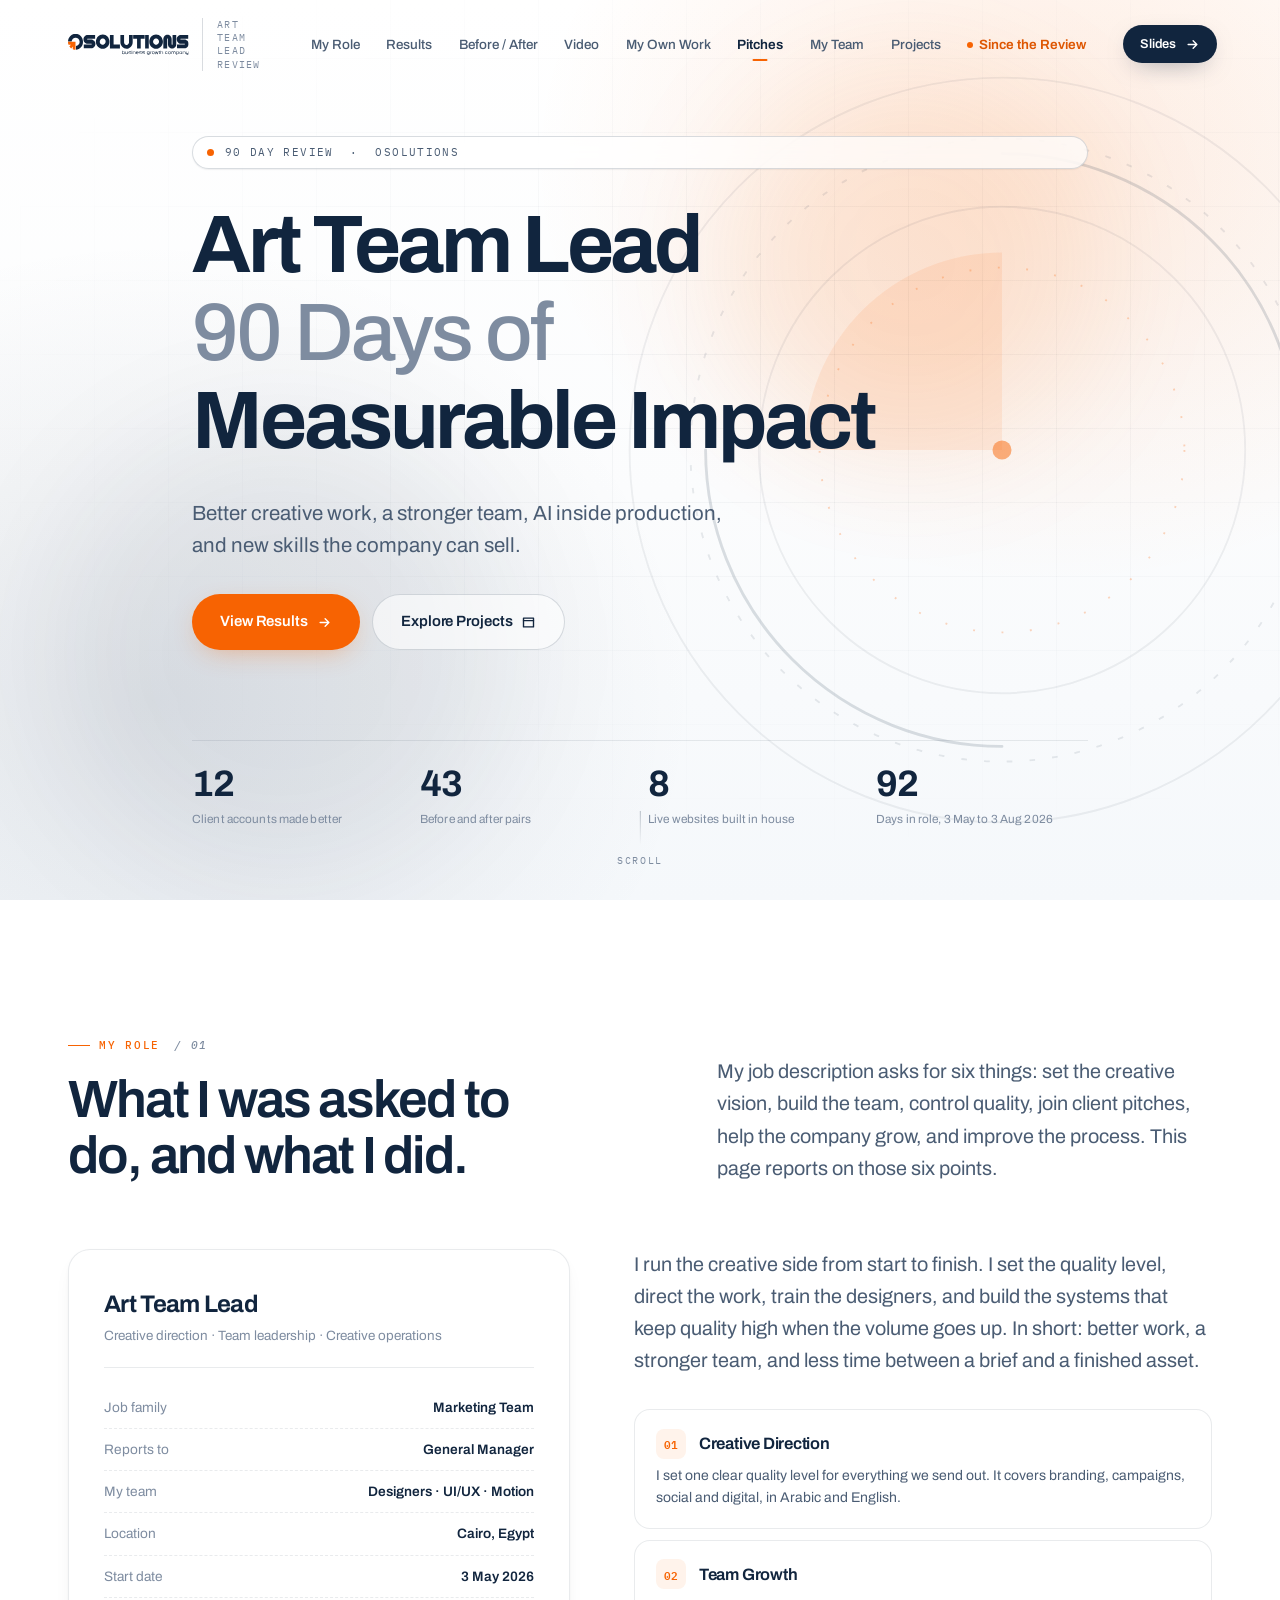
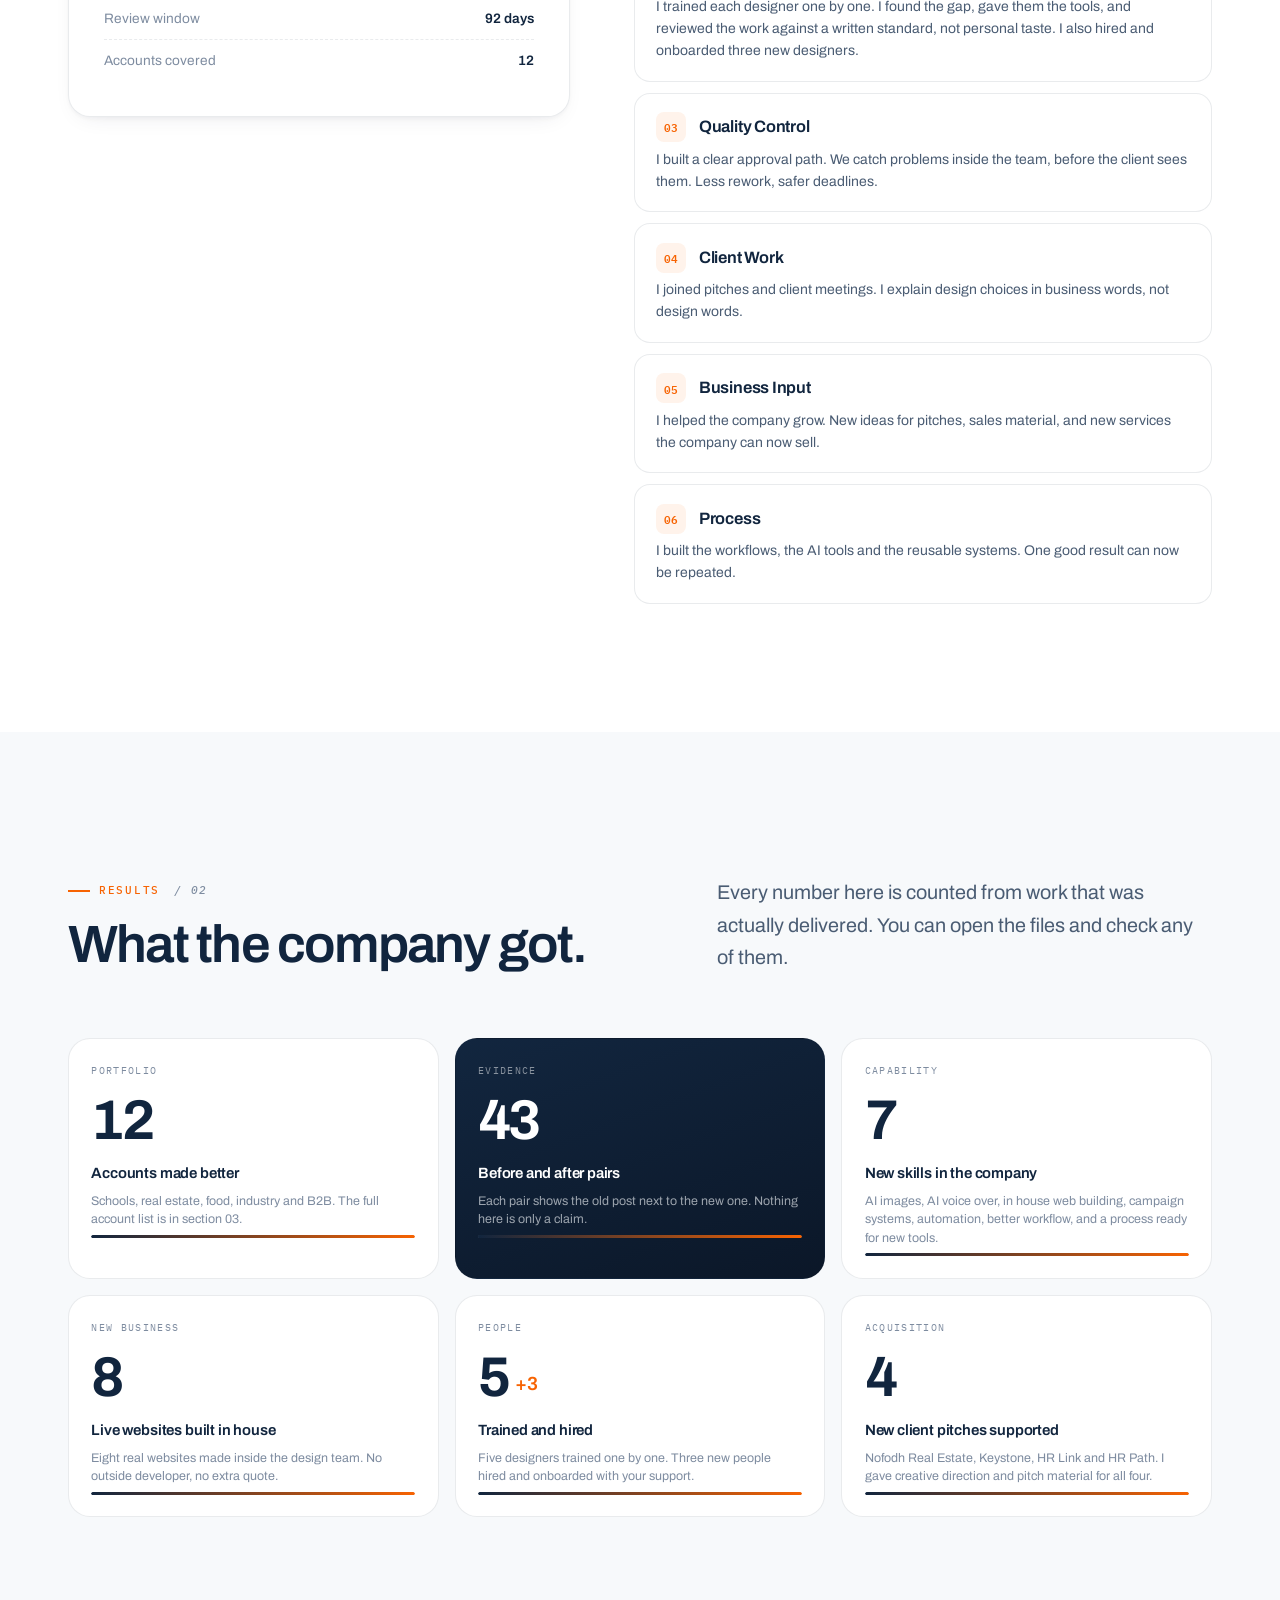
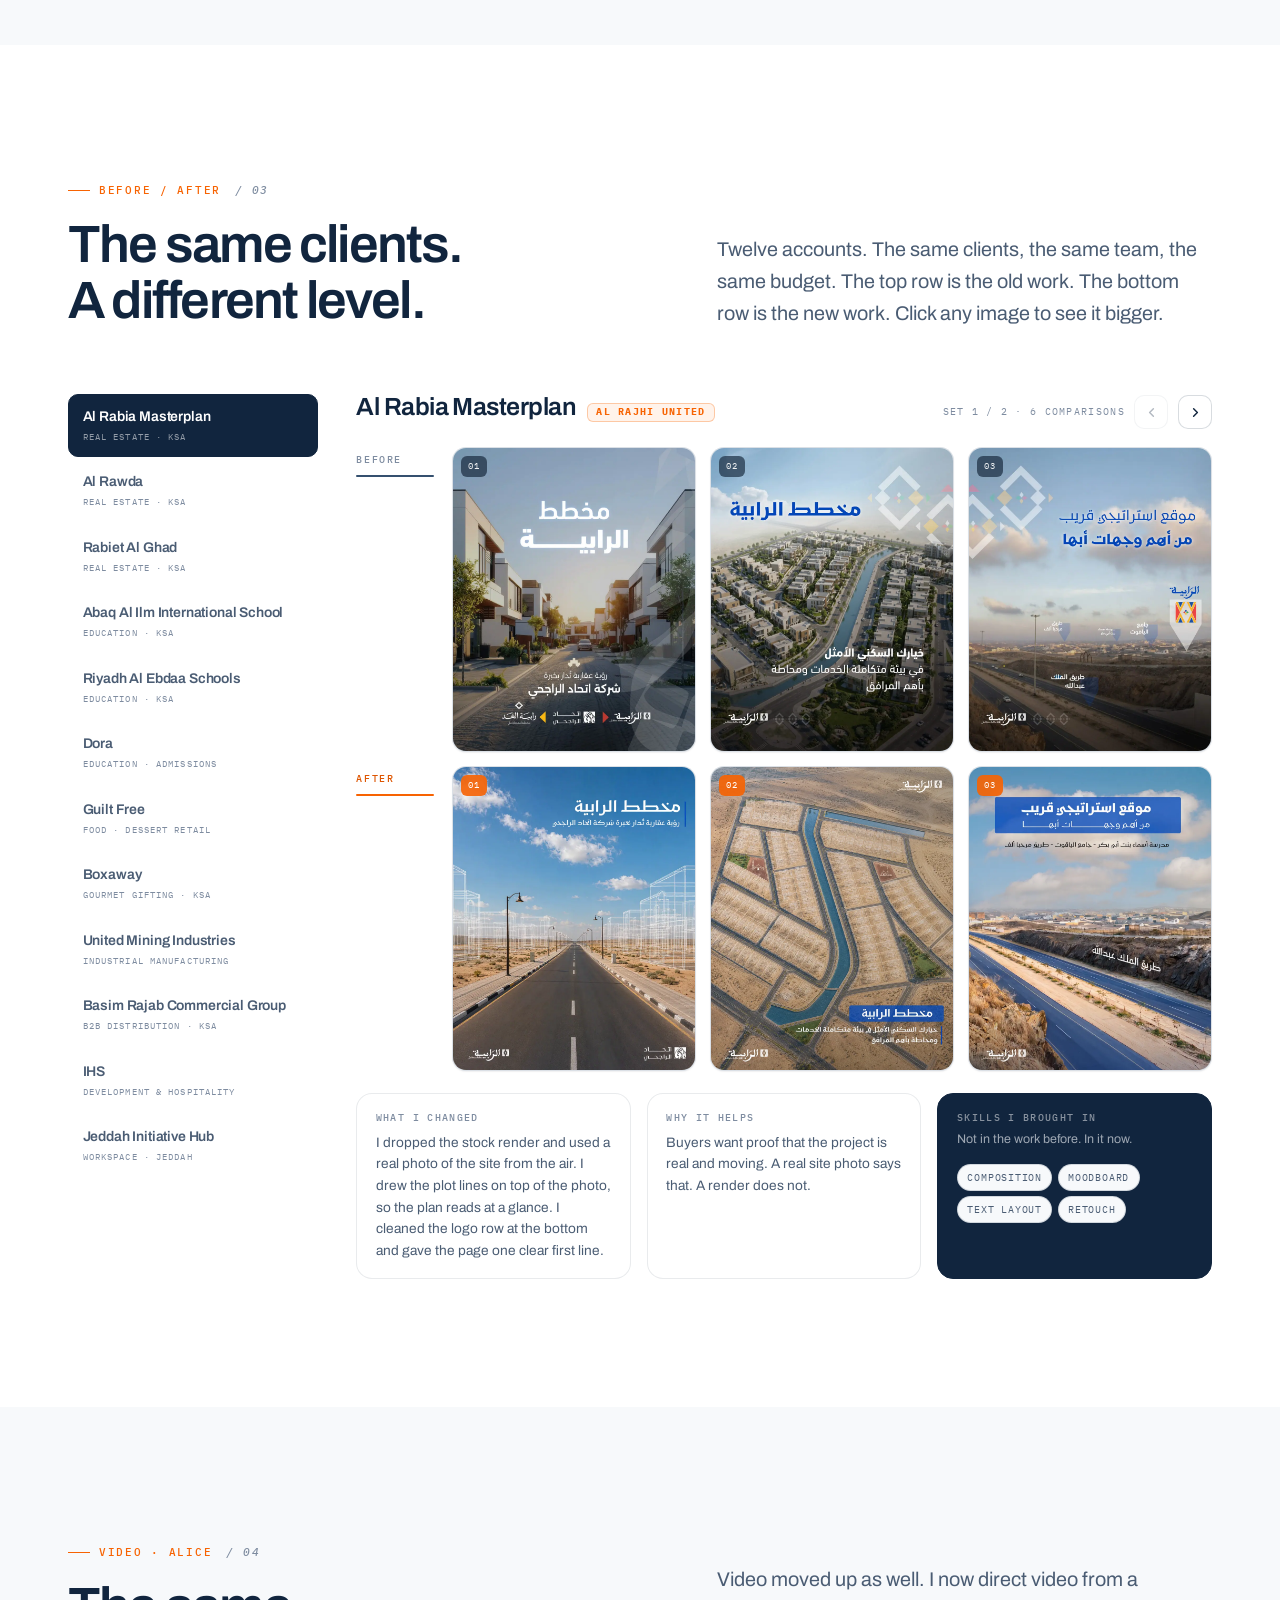
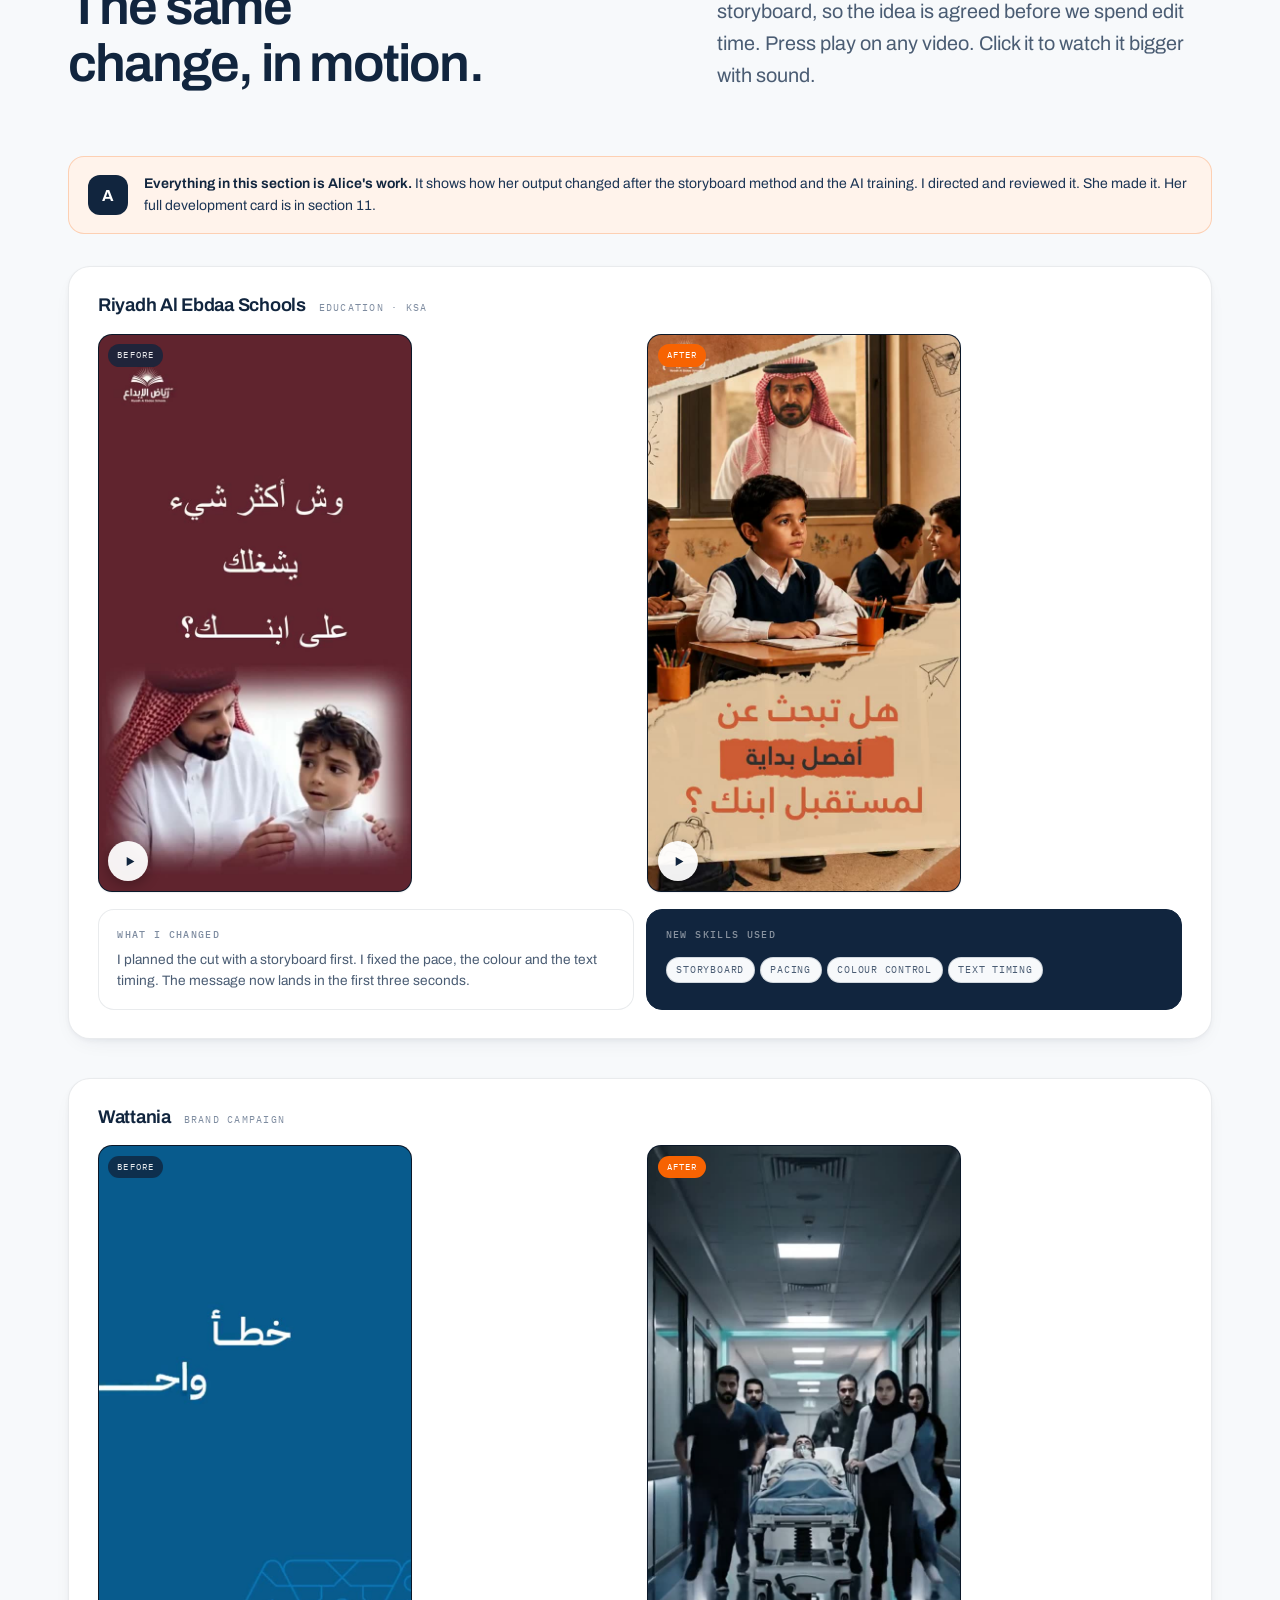
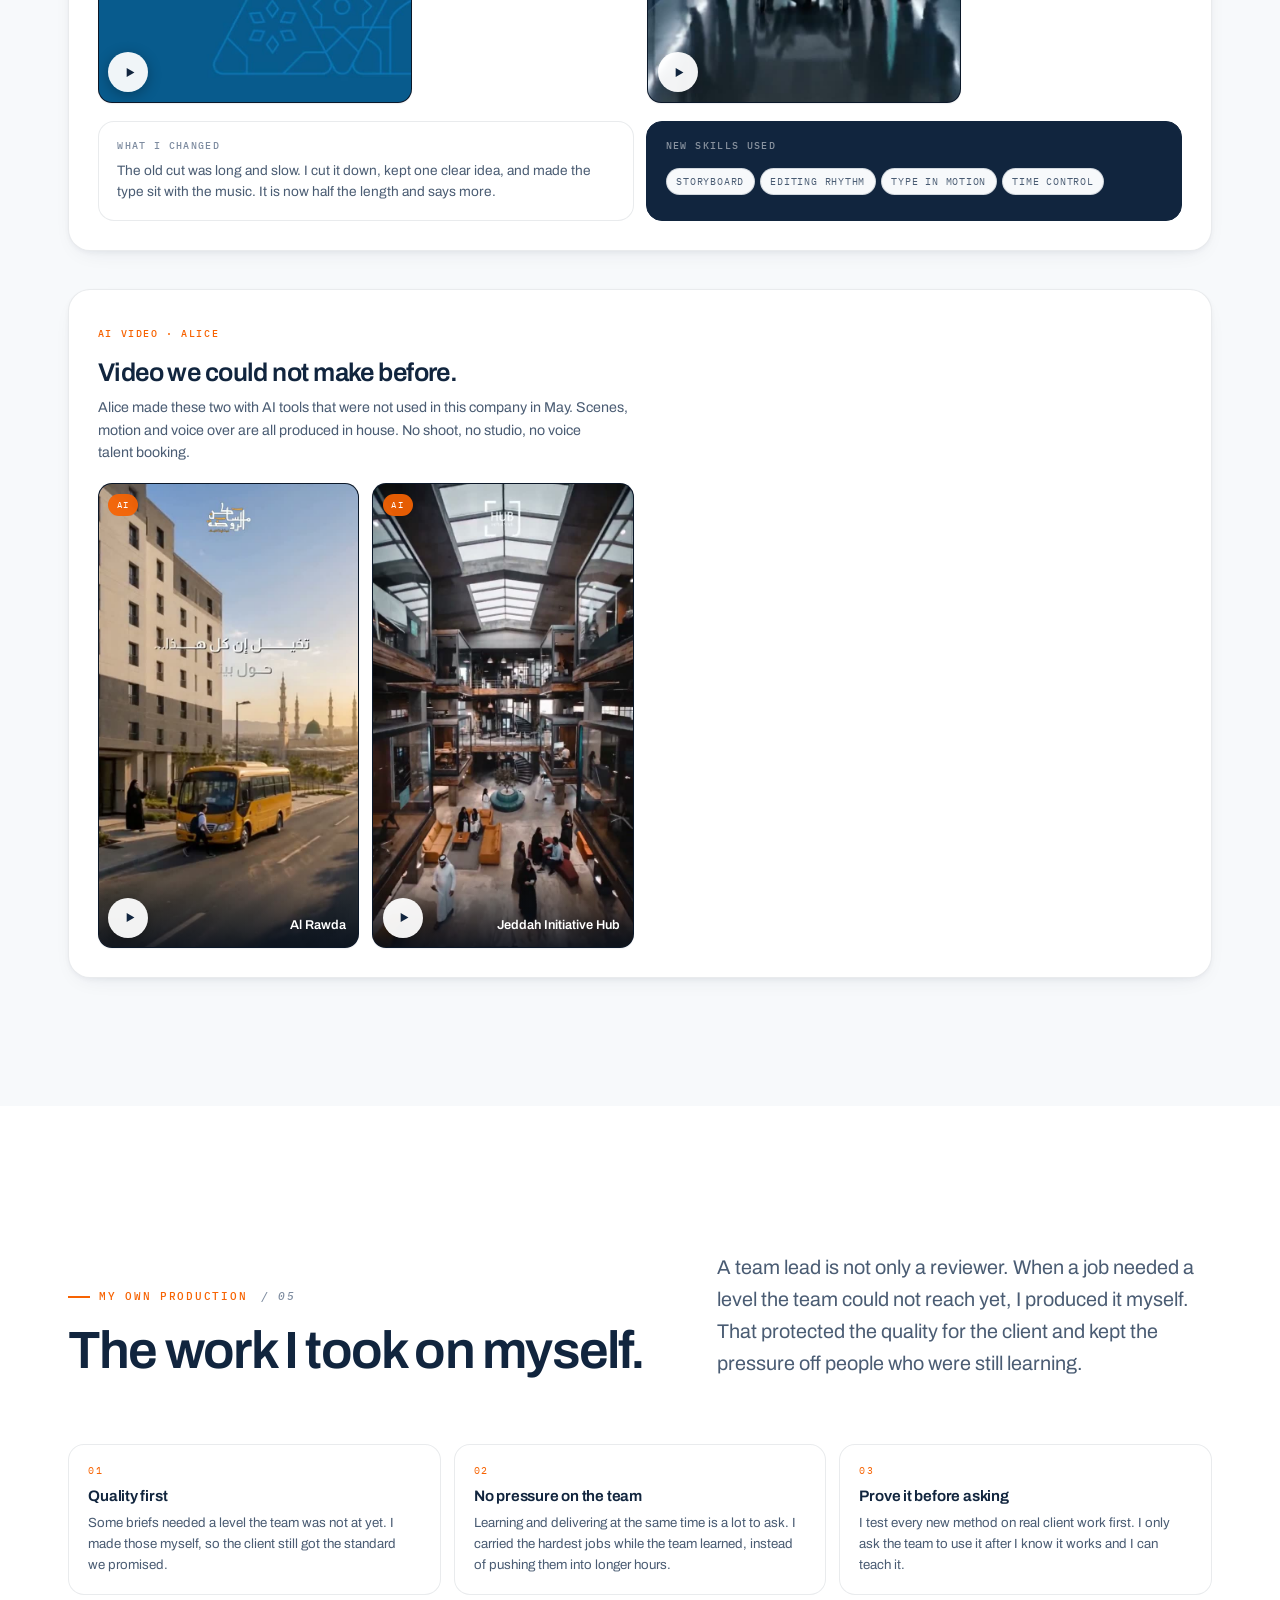
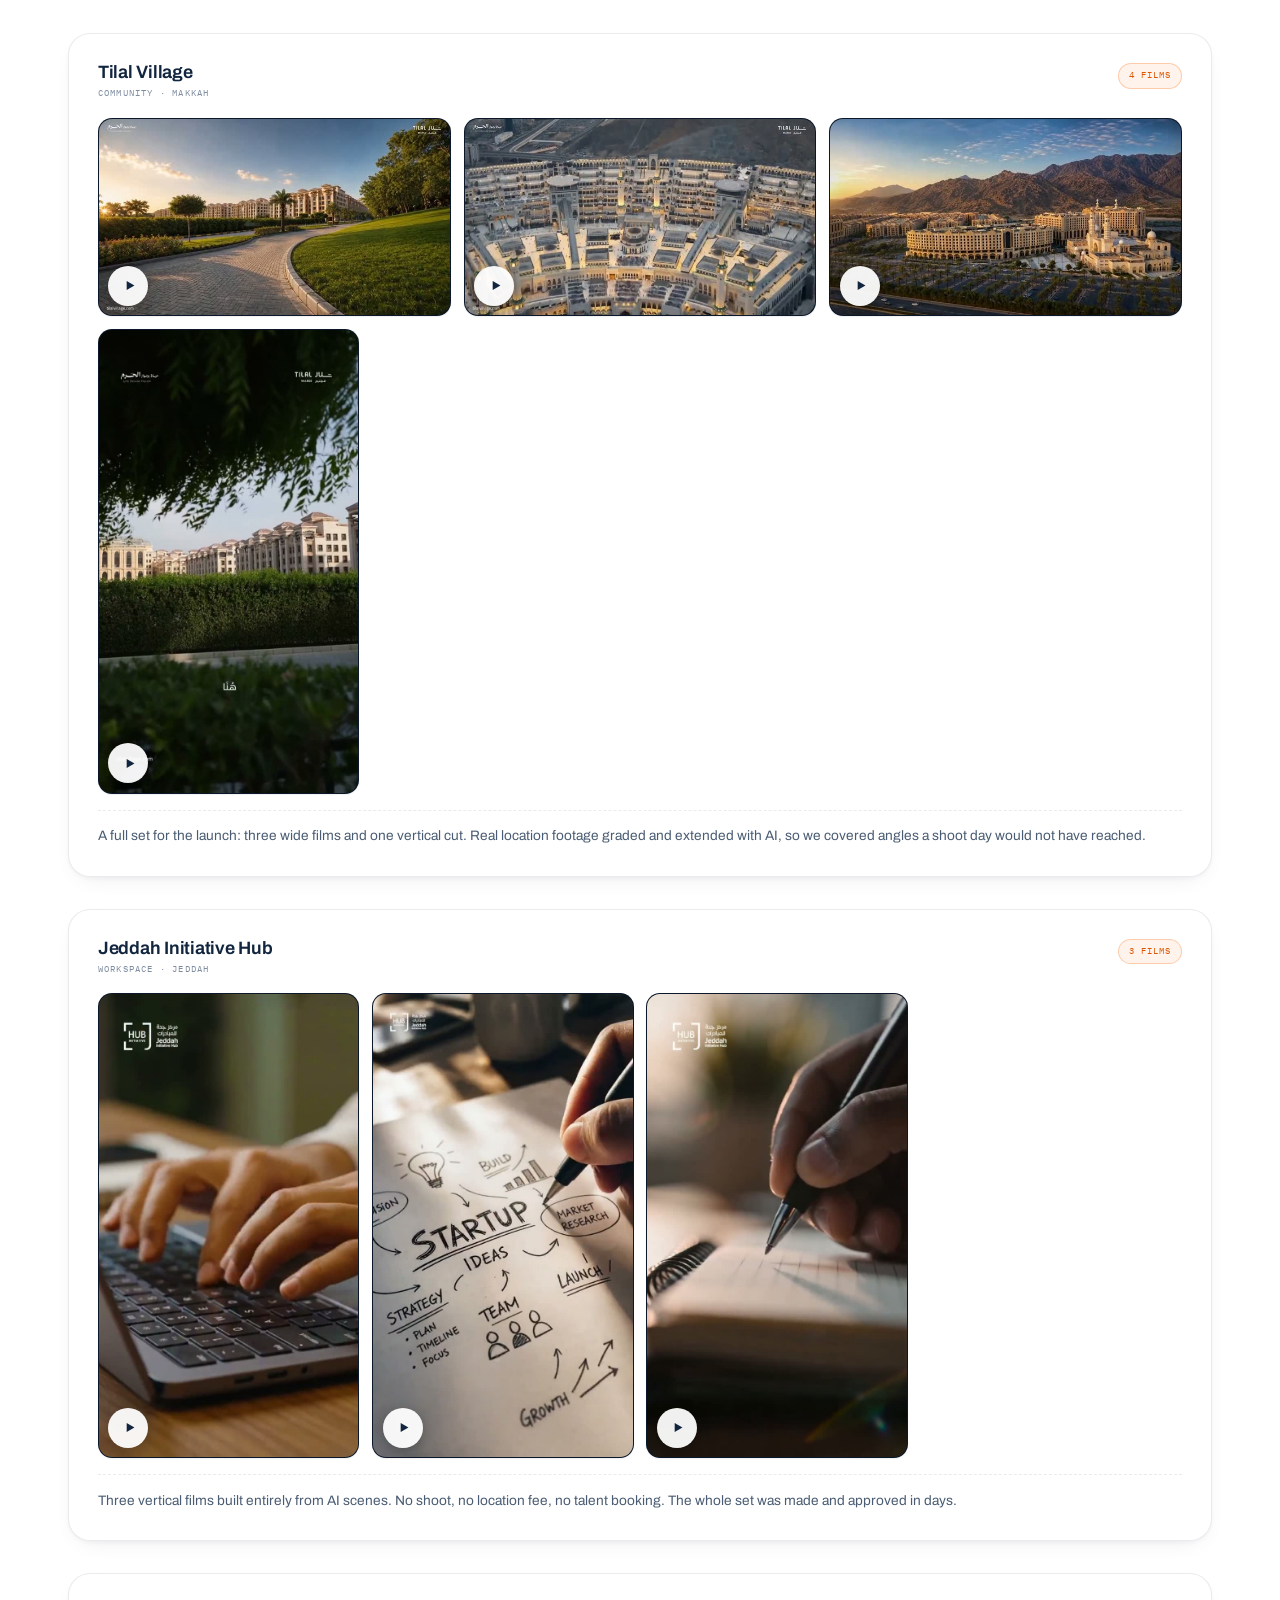
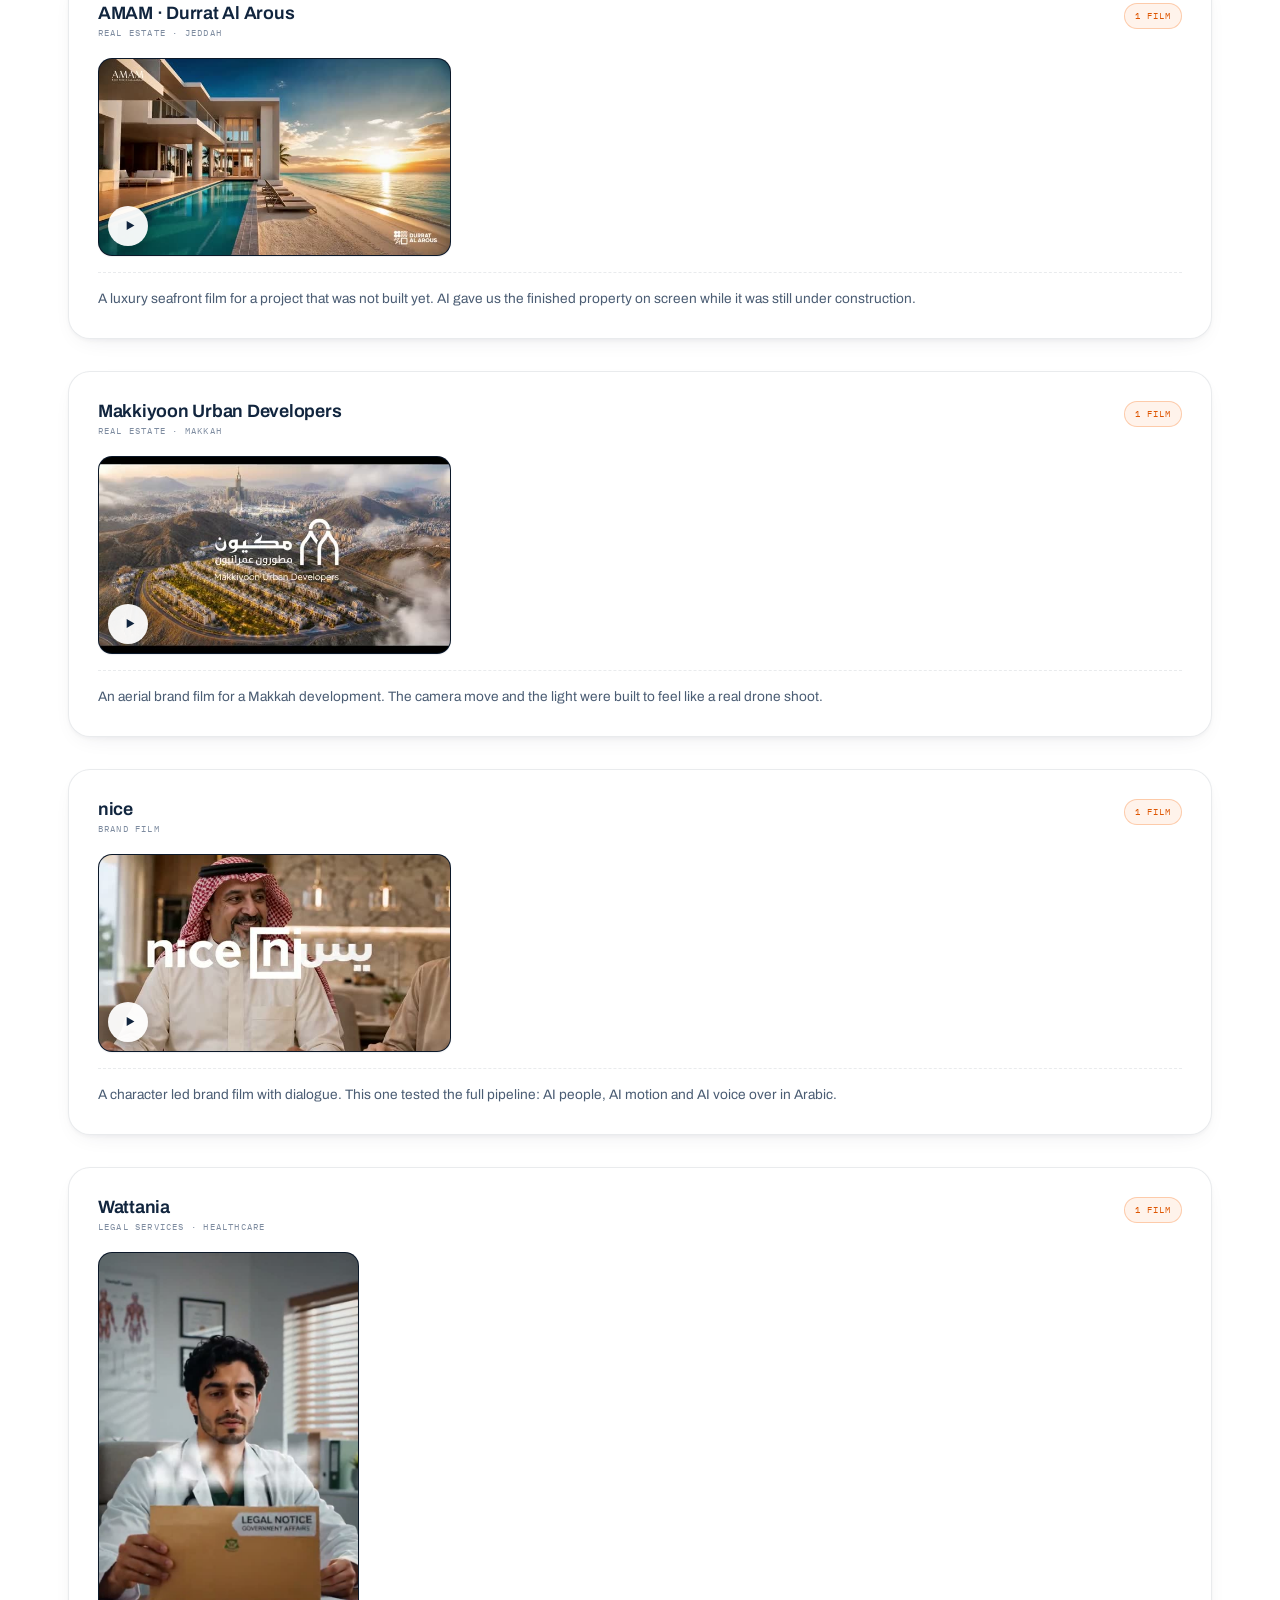
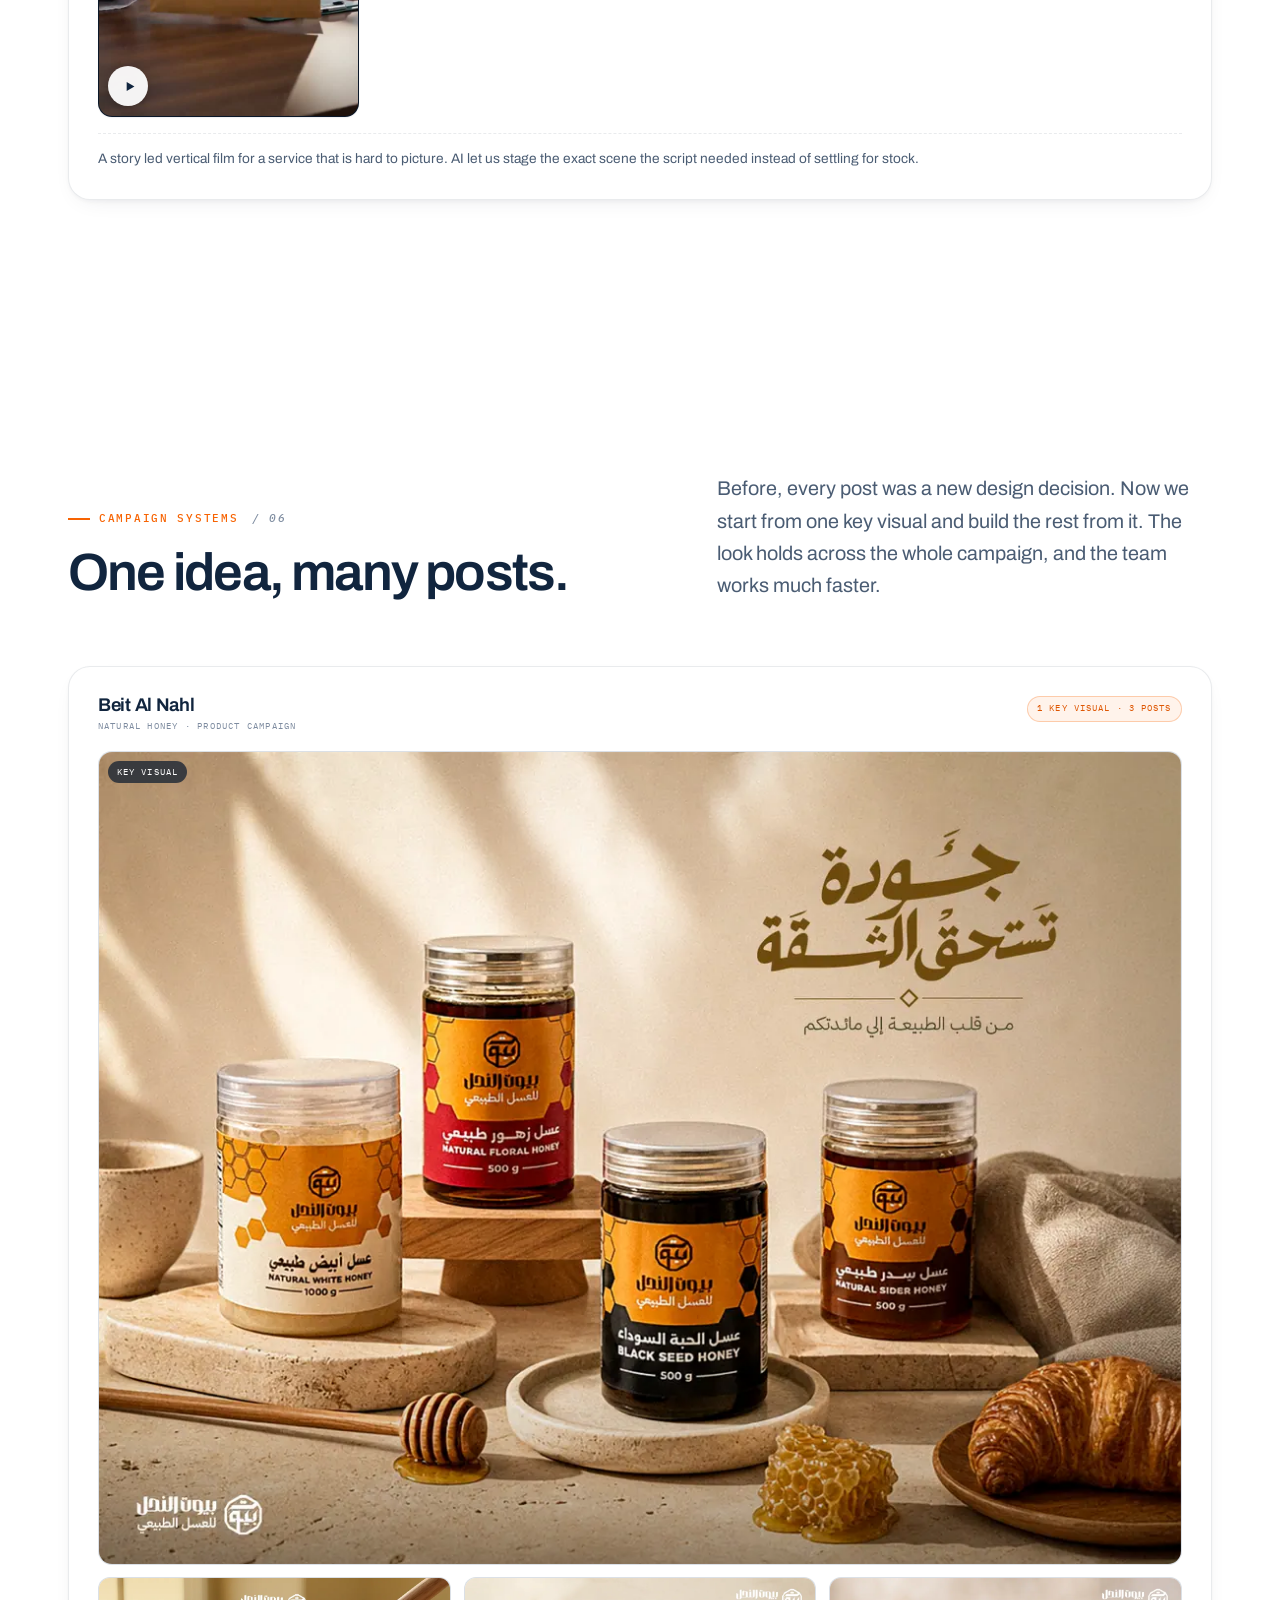
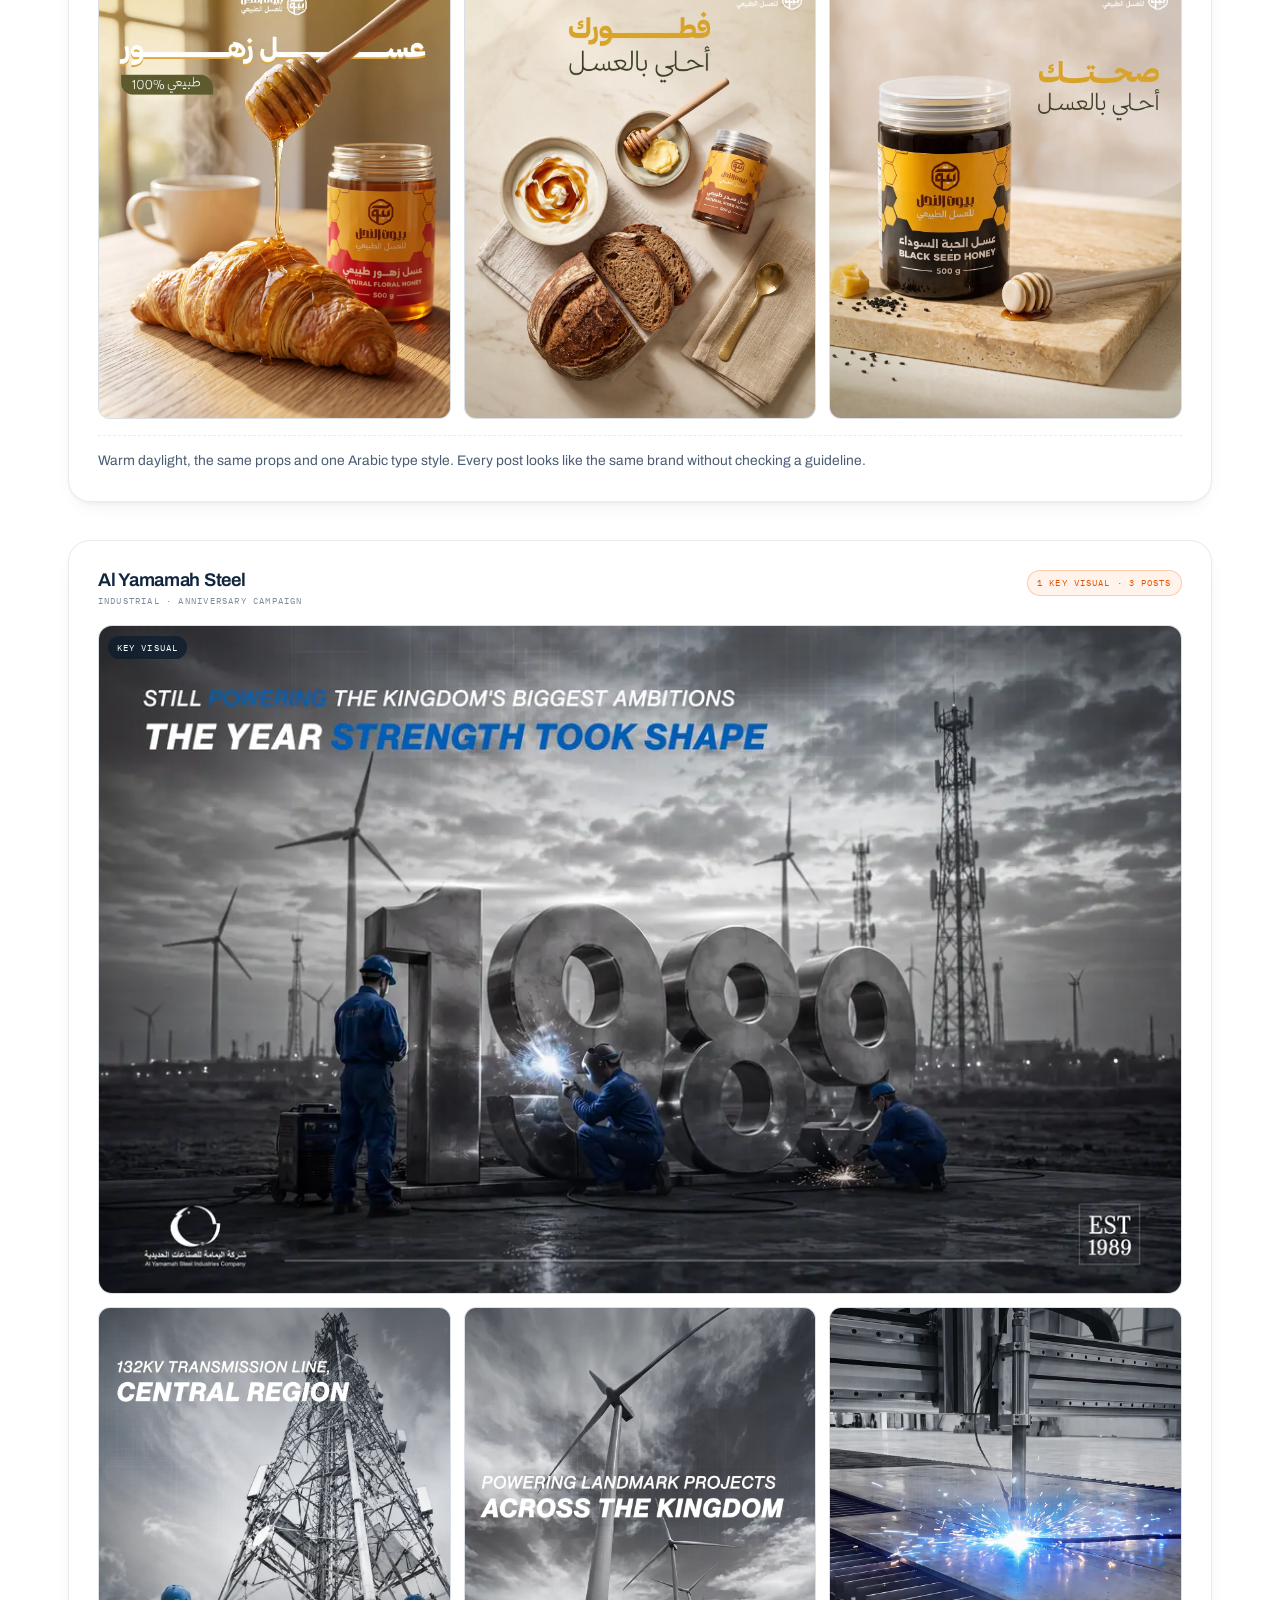
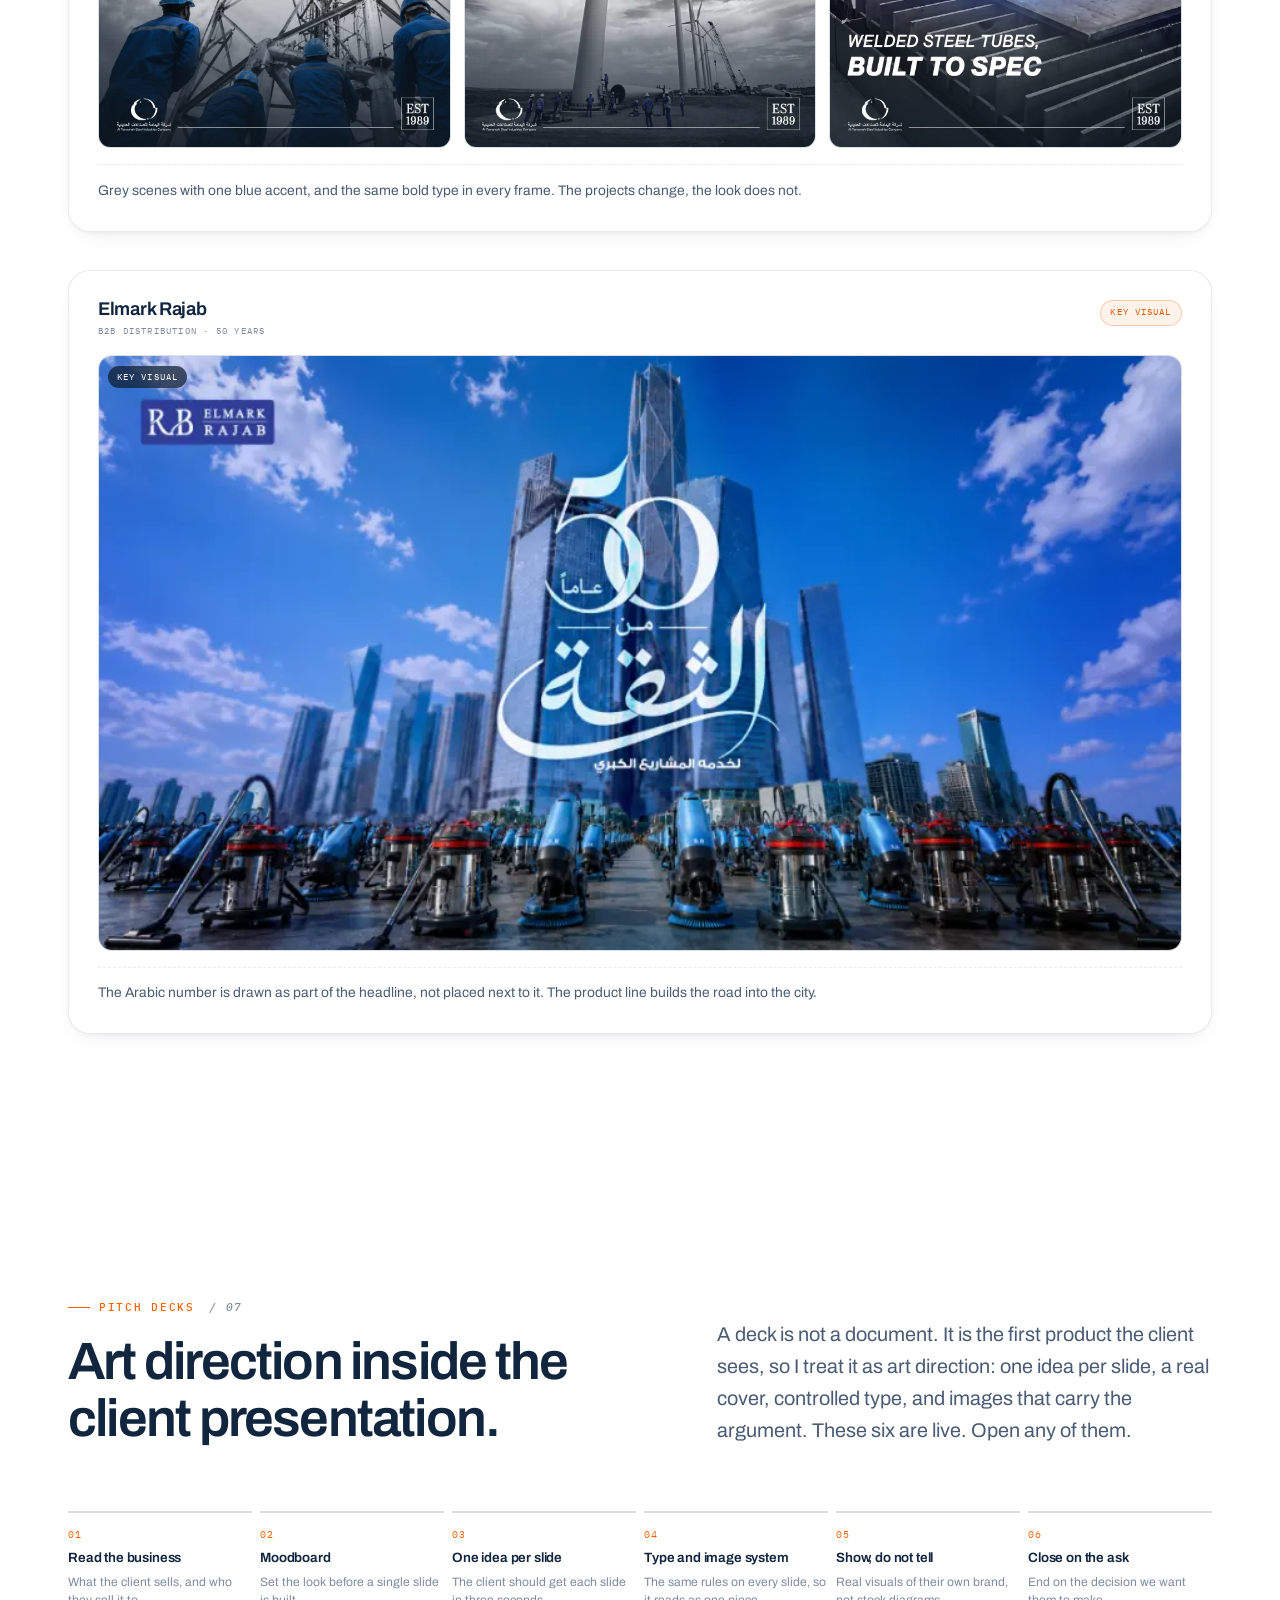
<file: index.html>
<!DOCTYPE html>
<html lang="en" dir="ltr">
<head>
<meta charset="UTF-8">
<meta name="viewport" content="width=device-width, initial-scale=1">
<title>Art Team Lead · 90 Days of Measurable Impact</title>
<meta name="description" content="A 90 day review of the Art Team Lead role: creative quality, team growth, AI in production, new clients and new skills.">
<meta name="robots" content="noindex, nofollow">
<meta name="theme-color" content="#FFFFFF">
<link rel="icon" type="image/svg+xml" href="assets/img/favicon.svg">
<link rel="preconnect" href="https://fonts.googleapis.com">
<link rel="preconnect" href="https://fonts.gstatic.com" crossorigin>
<link href="https://fonts.googleapis.com/css2?family=Archivo:wdth,wght@100..125,300..800&family=IBM+Plex+Mono:wght@400;500;600&family=IBM+Plex+Sans+Arabic:wght@400;500;600;700&display=swap" rel="stylesheet">
<link rel="stylesheet" href="assets/css/main.css">
<link rel="stylesheet" href="assets/css/now.css?v=13">
</head>
<body>

<div class="scrollbar"><div class="scrollbar__fill" id="progress"></div></div>

<!-- ============ NAV ============ -->
<header class="nav" id="nav">
  <div class="shell nav__in">
    <a class="nav__brand" href="#top">
      <img src="assets/img/logo.svg" alt="Osolutions" width="253" height="44">
      <span>Art Team Lead Review</span>
    </a>
    <nav class="nav__links" aria-label="Sections">
      <a class="nav__link" href="#mandate">My Role</a>
      <a class="nav__link" href="#impact">Results</a>
      <a class="nav__link" href="#evidence">Before / After</a>
      <a class="nav__link" href="#video">Video</a>
      <a class="nav__link" href="#mine">My Own Work</a>
      <a class="nav__link" href="#pitches">Pitches</a>
      <a class="nav__link" href="#people">My Team</a>
      <a class="nav__link" href="#projects">Projects</a>
      <a class="nav__link nav__link--new" href="#since">Since the Review</a>
    </nav>
    <a class="btn btn--navy btn--sm nav__cta" href="#deck">
      Slides
      <svg viewBox="0 0 24 24" fill="none" stroke="currentColor" stroke-width="2.2" stroke-linecap="round" stroke-linejoin="round"><path d="M5 12h14M13 6l6 6-6 6"/></svg>
    </a>
    <button class="nav__toggle" id="navToggle" aria-label="Menu" aria-expanded="false"><span></span></button>
  </div>
</header>

<div class="drawer" id="drawer">
  <ul>
    <li><a href="#mandate">My Role</a></li>
    <li><a href="#impact">Results</a></li>
    <li><a href="#evidence">Before / After</a></li>
    <li><a href="#video">Video</a></li>
    <li><a href="#mine">My Own Work</a></li>
    <li><a href="#campaigns">Campaigns</a></li>
    <li><a href="#pitches">Pitches</a></li>
    <li><a href="#acquisition">New Clients</a></li>
    <li><a href="#innovation">New Skills</a></li>
    <li><a href="#ai">AI</a></li>
    <li><a href="#people">My Team</a></li>
    <li><a href="#projects">Projects</a></li>
    <li><a href="#highlights">Highlights</a></li>
    <li class="drawer__ch"><a href="#since">Since the Review</a></li>
    <li><a href="#n-team">The Team Now</a></li>
    <li><a href="#n-ai">AI Workflow</a></li>
    <li><a href="#n-plan">Learning Plan</a></li>
    <li><a href="#n-work">The Work</a></li>
    <li><a href="#n-sites">Landing Pages</a></li>
  </ul>
</div>

<main id="top">

<!-- ============ HERO ============ -->
<section class="hero">
  <div class="hero__bg" aria-hidden="true">
    <div class="hero__wash"></div>
    <div class="hero__grid"></div>
    <div class="hero__orb hero__orb--1"></div>
    <div class="hero__orb hero__orb--2"></div>
    <svg class="hero__mark" viewBox="0 0 400 400" fill="none">
      <circle class="ring ring--c" cx="200" cy="200" r="196"/>
      <circle class="ring ring--a" cx="200" cy="200" r="164"/>
      <circle class="ring ring--c" cx="200" cy="200" r="128"/>
      <circle class="ring ring--b" cx="200" cy="200" r="96"/>
      <path class="quad" d="M200 200 L200 96 A104 104 0 0 0 96 200 Z"/>
      <path class="arc" d="M200 44 A156 156 0 0 1 356 200"/>
      <path class="arc" d="M200 356 A156 156 0 0 1 44 200"/>
      <circle cx="200" cy="200" r="5" fill="rgba(247,99,2,.55)"/>
    </svg>
  </div>

  <div class="shell hero__in">
    <span class="hero__eyebrow"><i class="hero__pulse"></i> 90 Day Review &nbsp;·&nbsp; Osolutions</span>
    <h1>
      Art Team Lead
      <span class="l2">90 Days of <em>Measurable Impact</em></span>
    </h1>
    <p class="hero__sub">Better creative work, a stronger team, AI inside production, and new skills the company can sell.</p>
    <div class="hero__actions">
      <a class="btn btn--primary btn--lg" href="#impact">
        View Results
        <svg viewBox="0 0 24 24" fill="none" stroke="currentColor" stroke-width="2.2" stroke-linecap="round" stroke-linejoin="round"><path d="M5 12h14M13 6l6 6-6 6"/></svg>
      </a>
      <a class="btn btn--ghost btn--lg" href="#projects">
        Explore Projects
        <svg viewBox="0 0 24 24" fill="none" stroke="currentColor" stroke-width="2.2" stroke-linecap="round" stroke-linejoin="round"><path d="M4 5h16v14H4z"/><path d="M4 9h16"/></svg>
      </a>
    </div>

    <div class="hero__strip">
      <div class="hero__stat"><b data-count="12">0</b><span>Client accounts made better</span></div>
      <div class="hero__stat"><b data-count="43">0</b><span>Before and after pairs</span></div>
      <div class="hero__stat"><b data-count="8">0</b><span>Live websites built in house</span></div>
      <div class="hero__stat"><b data-count="92">0</b><span>Days in role, 3 May to 3 Aug 2026</span></div>
    </div>
  </div>

  <div class="hero__scroll" aria-hidden="true"><i></i><span>Scroll</span></div>
</section>

<!-- ============ 01 · MY ROLE ============ -->
<section class="section" id="mandate">
  <div class="shell">
    <div class="sec-head sec-head--split" data-reveal>
      <div>
        <span class="sec-head__tag">My Role <em class="sec-head__num">/ 01</em></span>
        <h2>What I was asked to do, and what I did.</h2>
      </div>
      <p class="lede">My job description asks for six things: set the creative vision, build the team, control quality, join client pitches, help the company grow, and improve the process. This page reports on those six points.</p>
    </div>

    <div class="mandate">
      <aside class="mandate__card" data-reveal>
        <div class="mandate__id">
          <b>Art Team Lead</b>
          <span>Creative direction · Team leadership · Creative operations</span>
        </div>
        <ul class="mandate__meta">
          <li><span class="k">Job family</span><span class="v">Marketing Team</span></li>
          <li><span class="k">Reports to</span><span class="v">General Manager</span></li>
          <li><span class="k">My team</span><span class="v">Designers · UI/UX · Motion</span></li>
          <li><span class="k">Location</span><span class="v">Cairo, Egypt</span></li>
          <li><span class="k">Start date</span><span class="v">3 May 2026</span></li>
          <li><span class="k">Review window</span><span class="v">92 days</span></li>
          <li><span class="k">Accounts covered</span><span class="v">12</span></li>
        </ul>
      </aside>

      <div>
        <p class="lede" data-reveal>I run the creative side from start to finish. I set the quality level, direct the work, train the designers, and build the systems that keep quality high when the volume goes up. In short: better work, a stronger team, and less time between a brief and a finished asset.</p>

        <div class="pillars" data-reveal-stagger>
          <article class="pillar">
            <div class="pillar__top"><span class="pillar__i">01</span><h4>Creative Direction</h4></div>
            <p>I set one clear quality level for everything we send out. It covers branding, campaigns, social and digital, in Arabic and English.</p>
          </article>
          <article class="pillar">
            <div class="pillar__top"><span class="pillar__i">02</span><h4>Team Growth</h4></div>
            <p>I trained each designer one by one. I found the gap, gave them the tools, and reviewed the work against a written standard, not personal taste. I also hired and onboarded three new designers.</p>
          </article>
          <article class="pillar">
            <div class="pillar__top"><span class="pillar__i">03</span><h4>Quality Control</h4></div>
            <p>I built a clear approval path. We catch problems inside the team, before the client sees them. Less rework, safer deadlines.</p>
          </article>
          <article class="pillar">
            <div class="pillar__top"><span class="pillar__i">04</span><h4>Client Work</h4></div>
            <p>I joined pitches and client meetings. I explain design choices in business words, not design words.</p>
          </article>
          <article class="pillar">
            <div class="pillar__top"><span class="pillar__i">05</span><h4>Business Input</h4></div>
            <p>I helped the company grow. New ideas for pitches, sales material, and new services the company can now sell.</p>
          </article>
          <article class="pillar">
            <div class="pillar__top"><span class="pillar__i">06</span><h4>Process</h4></div>
            <p>I built the workflows, the AI tools and the reusable systems. One good result can now be repeated.</p>
          </article>
        </div>
      </div>
    </div>
  </div>
</section>

<!-- ============ 02 · RESULTS ============ -->
<section class="section section--tint" id="impact">
  <div class="shell">
    <div class="sec-head sec-head--split" data-reveal>
      <div>
        <span class="sec-head__tag">Results <em class="sec-head__num">/ 02</em></span>
        <h2>What the company got.</h2>
      </div>
      <p class="lede">Every number here is counted from work that was actually delivered. You can open the files and check any of them.</p>
    </div>

    <div class="kpis" data-reveal-stagger>
      <article class="kpi" data-tilt>
        <span class="kpi__tag">Portfolio</span>
        <div class="kpi__val"><span data-count="12">0</span></div>
        <div class="kpi__label">Accounts made better</div>
        <p class="kpi__note">Schools, real estate, food, industry and B2B. The full account list is in section 03.</p>
        <div class="kpi__bar"><i data-fill="100"></i></div>
      </article>

      <article class="kpi kpi--accent" data-tilt>
        <span class="kpi__tag">Evidence</span>
        <div class="kpi__val"><span data-count="43">0</span></div>
        <div class="kpi__label">Before and after pairs</div>
        <p class="kpi__note">Each pair shows the old post next to the new one. Nothing here is only a claim.</p>
        <div class="kpi__bar"><i data-fill="100"></i></div>
      </article>

      <article class="kpi" data-tilt>
        <span class="kpi__tag">Capability</span>
        <div class="kpi__val"><span data-count="7">0</span></div>
        <div class="kpi__label">New skills in the company</div>
        <p class="kpi__note">AI images, AI voice over, in house web building, campaign systems, automation, better workflow, and a process ready for new tools.</p>
        <div class="kpi__bar"><i data-fill="100"></i></div>
      </article>

      <article class="kpi" data-tilt>
        <span class="kpi__tag">New Business</span>
        <div class="kpi__val"><span data-count="8">0</span></div>
        <div class="kpi__label">Live websites built in house</div>
        <p class="kpi__note">Eight real websites made inside the design team. No outside developer, no extra quote.</p>
        <div class="kpi__bar"><i data-fill="100"></i></div>
      </article>

      <article class="kpi" data-tilt>
        <span class="kpi__tag">People</span>
        <div class="kpi__val"><span data-count="5">0</span><sup>+3</sup></div>
        <div class="kpi__label">Trained and hired</div>
        <p class="kpi__note">Five designers trained one by one. Three new people hired and onboarded with your support.</p>
        <div class="kpi__bar"><i data-fill="100"></i></div>
      </article>

      <article class="kpi" data-tilt>
        <span class="kpi__tag">Acquisition</span>
        <div class="kpi__val"><span data-count="4">0</span></div>
        <div class="kpi__label">New client pitches supported</div>
        <p class="kpi__note">Nofodh Real Estate, Keystone, HR Link and HR Path. I gave creative direction and pitch material for all four.</p>
        <div class="kpi__bar"><i data-fill="100"></i></div>
      </article>
    </div>
  </div>
</section>

<!-- ============ 03 · BEFORE / AFTER ============ -->
<section class="section" id="evidence">
  <div class="shell">
    <div class="sec-head sec-head--split" data-reveal>
      <div>
        <span class="sec-head__tag">Before / After <em class="sec-head__num">/ 03</em></span>
        <h2>The same clients. A different level.</h2>
      </div>
      <p class="lede">Twelve accounts. The same clients, the same team, the same budget. The top row is the old work. The bottom row is the new work. Click any image to see it bigger.</p>
    </div>

    <div class="ev">
      <div class="ev__list" id="evTabs" role="tablist" aria-label="Accounts"></div>
      <div id="evPanels"></div>
    </div>
  </div>
</section>

<!-- ============ 04 · VIDEO ============ -->
<section class="section section--tint" id="video">
  <div class="shell">
    <div class="sec-head sec-head--split" data-reveal>
      <div>
        <span class="sec-head__tag">Video · Alice <em class="sec-head__num">/ 04</em></span>
        <h2>The same change, in motion.</h2>
      </div>
      <p class="lede">Video moved up as well. I now direct video from a storyboard, so the idea is agreed before we spend edit time. Press play on any video. Click it to watch it bigger with sound.</p>
    </div>

    <div class="byline" data-reveal>
      <span class="byline__av">A</span>
      <p><b>Everything in this section is Alice's work.</b> It shows how her output changed after the storyboard method and the AI training. I directed and reviewed it. She made it. Her full development card is in section 11.</p>
    </div>

    <div class="vid" data-reveal-stagger>
      <article class="vid__pair">
        <div class="vid__hd">
          <h4>Riyadh Al Ebdaa Schools</h4>
          <span class="vid__meta">Education · KSA</span>
        </div>
        <div class="vid__grid">
          <figure class="vid__cell" data-src="assets/video/riyadh-before.mp4" data-title="Riyadh Al Ebdaa, before">
            <span class="vid__badge vid__badge--b">Before</span>
            <video src="assets/video/riyadh-before.mp4" poster="assets/video/riyadh-before.jpg" muted loop playsinline preload="none"></video>
            <button class="vid__play" type="button" aria-label="Play Riyadh Al Ebdaa before video">
              <svg viewBox="0 0 24 24" fill="currentColor"><path d="M8 5.5v13l11-6.5z"/></svg>
            </button>
          </figure>
          <figure class="vid__cell" data-src="assets/video/riyadh-after.mp4" data-title="Riyadh Al Ebdaa, after">
            <span class="vid__badge vid__badge--a">After</span>
            <video src="assets/video/riyadh-after.mp4" poster="assets/video/riyadh-after.jpg" muted loop playsinline preload="none"></video>
            <button class="vid__play" type="button" aria-label="Play Riyadh Al Ebdaa after video">
              <svg viewBox="0 0 24 24" fill="currentColor"><path d="M8 5.5v13l11-6.5z"/></svg>
            </button>
          </figure>
        </div>
        <div class="vid__notes">
          <div class="note"><b>What I changed</b><p>I planned the cut with a storyboard first. I fixed the pace, the colour and the text timing. The message now lands in the first three seconds.</p></div>
          <div class="note note--impact"><b>New skills used</b>
            <div class="chips"><span class="chip">Storyboard</span><span class="chip">Pacing</span><span class="chip">Colour control</span><span class="chip">Text timing</span></div>
          </div>
        </div>
      </article>

      <article class="vid__pair">
        <div class="vid__hd">
          <h4>Wattania</h4>
          <span class="vid__meta">Brand campaign</span>
        </div>
        <div class="vid__grid">
          <figure class="vid__cell" data-src="assets/video/wattania-before.mp4" data-title="Wattania, before">
            <span class="vid__badge vid__badge--b">Before</span>
            <video src="assets/video/wattania-before.mp4" poster="assets/video/wattania-before.jpg" muted loop playsinline preload="none"></video>
            <button class="vid__play" type="button" aria-label="Play Wattania before video">
              <svg viewBox="0 0 24 24" fill="currentColor"><path d="M8 5.5v13l11-6.5z"/></svg>
            </button>
          </figure>
          <figure class="vid__cell" data-src="assets/video/wattania-after.mp4" data-title="Wattania, after">
            <span class="vid__badge vid__badge--a">After</span>
            <video src="assets/video/wattania-after.mp4" poster="assets/video/wattania-after.jpg" muted loop playsinline preload="none"></video>
            <button class="vid__play" type="button" aria-label="Play Wattania after video">
              <svg viewBox="0 0 24 24" fill="currentColor"><path d="M8 5.5v13l11-6.5z"/></svg>
            </button>
          </figure>
        </div>
        <div class="vid__notes">
          <div class="note"><b>What I changed</b><p>The old cut was long and slow. I cut it down, kept one clear idea, and made the type sit with the music. It is now half the length and says more.</p></div>
          <div class="note note--impact"><b>New skills used</b>
            <div class="chips"><span class="chip">Storyboard</span><span class="chip">Editing rhythm</span><span class="chip">Type in motion</span><span class="chip">Time control</span></div>
          </div>
        </div>
      </article>
    </div>

    <div class="vid__ai" data-reveal>
      <div class="vid__aihd">
        <span class="hires__tag">AI video · Alice</span>
        <h3>Video we could not make before.</h3>
        <p>Alice made these two with AI tools that were not used in this company in May. Scenes, motion and voice over are all produced in house. No shoot, no studio, no voice talent booking.</p>
      </div>
      <div class="vid__aigrid">
        <figure class="vid__cell" data-src="assets/video/ai-alrawda.mp4" data-title="Al Rawda, AI video">
          <span class="vid__badge vid__badge--ai">AI</span>
          <video src="assets/video/ai-alrawda.mp4" poster="assets/video/ai-alrawda.jpg" muted loop playsinline preload="none"></video>
          <button class="vid__play" type="button" aria-label="Play Al Rawda AI video">
            <svg viewBox="0 0 24 24" fill="currentColor"><path d="M8 5.5v13l11-6.5z"/></svg>
          </button>
          <figcaption>Al Rawda</figcaption>
        </figure>
        <figure class="vid__cell" data-src="assets/video/ai-hub.mp4" data-title="Jeddah Hub, AI video">
          <span class="vid__badge vid__badge--ai">AI</span>
          <video src="assets/video/ai-hub.mp4" poster="assets/video/ai-hub.jpg" muted loop playsinline preload="none"></video>
          <button class="vid__play" type="button" aria-label="Play Jeddah Hub AI video">
            <svg viewBox="0 0 24 24" fill="currentColor"><path d="M8 5.5v13l11-6.5z"/></svg>
          </button>
          <figcaption>Jeddah Initiative Hub</figcaption>
        </figure>
      </div>
    </div>
  </div>
</section>

<!-- ============ 05 · MY OWN WORK ============ -->
<section class="section" id="mine">
  <div class="shell">
    <div class="sec-head sec-head--split" data-reveal>
      <div>
        <span class="sec-head__tag">My Own Production <em class="sec-head__num">/ 05</em></span>
        <h2>The work I took on myself.</h2>
      </div>
      <p class="lede">A team lead is not only a reviewer. When a job needed a level the team could not reach yet, I produced it myself. That protected the quality for the client and kept the pressure off people who were still learning.</p>
    </div>

    <div class="mine__why" data-reveal-stagger>
      <div class="mine__wc"><span class="mine__wn">01</span><b>Quality first</b><p>Some briefs needed a level the team was not at yet. I made those myself, so the client still got the standard we promised.</p></div>
      <div class="mine__wc"><span class="mine__wn">02</span><b>No pressure on the team</b><p>Learning and delivering at the same time is a lot to ask. I carried the hardest jobs while the team learned, instead of pushing them into longer hours.</p></div>
      <div class="mine__wc"><span class="mine__wn">03</span><b>Prove it before asking</b><p>I test every new method on real client work first. I only ask the team to use it after I know it works and I can teach it.</p></div>
    </div>

    <div class="mine" id="mineList" data-reveal-stagger></div>
  </div>
</section>

<!-- ============ 06 · CAMPAIGNS ============ -->
<section class="section" id="campaigns">
  <div class="shell">
    <div class="sec-head sec-head--split" data-reveal>
      <div>
        <span class="sec-head__tag">Campaign Systems <em class="sec-head__num">/ 06</em></span>
        <h2>One idea, many posts.</h2>
      </div>
      <p class="lede">Before, every post was a new design decision. Now we start from one key visual and build the rest from it. The look holds across the whole campaign, and the team works much faster.</p>
    </div>

    <div class="camps" data-reveal-stagger>
      <article class="camp">
        <div class="camp__hd">
          <div><h4>Beit Al Nahl</h4><span class="camp__meta">Natural honey · Product campaign</span></div>
          <span class="camp__count">1 key visual · 3 posts</span>
        </div>
        <figure class="camp__kv"><img src="assets/campaign/c1-1.webp" alt="Beit Al Nahl key visual" loading="lazy" decoding="async"><figcaption>Key visual</figcaption></figure>
        <div class="camp__row">
          <img src="assets/campaign/c1-2.webp" alt="Beit Al Nahl campaign post 1" loading="lazy" decoding="async">
          <img src="assets/campaign/c1-3.webp" alt="Beit Al Nahl campaign post 2" loading="lazy" decoding="async">
          <img src="assets/campaign/c1-4.webp" alt="Beit Al Nahl campaign post 3" loading="lazy" decoding="async">
        </div>
        <p class="camp__note">Warm daylight, the same props and one Arabic type style. Every post looks like the same brand without checking a guideline.</p>
      </article>

      <article class="camp">
        <div class="camp__hd">
          <div><h4>Al Yamamah Steel</h4><span class="camp__meta">Industrial · Anniversary campaign</span></div>
          <span class="camp__count">1 key visual · 3 posts</span>
        </div>
        <figure class="camp__kv"><img src="assets/campaign/c2-1.webp" alt="Al Yamamah Steel key visual" loading="lazy" decoding="async"><figcaption>Key visual</figcaption></figure>
        <div class="camp__row">
          <img src="assets/campaign/c2-2.webp" alt="Al Yamamah Steel campaign post 1" loading="lazy" decoding="async">
          <img src="assets/campaign/c2-3.webp" alt="Al Yamamah Steel campaign post 2" loading="lazy" decoding="async">
          <img src="assets/campaign/c2-4.webp" alt="Al Yamamah Steel campaign post 3" loading="lazy" decoding="async">
        </div>
        <p class="camp__note">Grey scenes with one blue accent, and the same bold type in every frame. The projects change, the look does not.</p>
      </article>

      <article class="camp camp--single">
        <div class="camp__hd">
          <div><h4>Elmark Rajab</h4><span class="camp__meta">B2B distribution · 50 years</span></div>
          <span class="camp__count">Key visual</span>
        </div>
        <figure class="camp__kv"><img src="assets/campaign/c3-1.webp" alt="Elmark Rajab 50 years key visual" loading="lazy" decoding="async"><figcaption>Key visual</figcaption></figure>
        <p class="camp__note">The Arabic number is drawn as part of the headline, not placed next to it. The product line builds the road into the city.</p>
      </article>
    </div>
  </div>
</section>

<!-- ============ 07 · PITCHES ============ -->
<section class="section" id="pitches">
  <div class="shell">
    <div class="sec-head sec-head--split" data-reveal>
      <div>
        <span class="sec-head__tag">Pitch Decks <em class="sec-head__num">/ 07</em></span>
        <h2>Art direction inside the client presentation.</h2>
      </div>
      <p class="lede">A deck is not a document. It is the first product the client sees, so I treat it as art direction: one idea per slide, a real cover, controlled type, and images that carry the argument. These six are live. Open any of them.</p>
    </div>

    <div class="pitch__flow" data-reveal-stagger>
      <div class="acq__step"><i>01</i><b>Read the business</b><span>What the client sells, and who they sell it to.</span></div>
      <div class="acq__step"><i>02</i><b>Moodboard</b><span>Set the look before a single slide is built.</span></div>
      <div class="acq__step"><i>03</i><b>One idea per slide</b><span>The client should get each slide in three seconds.</span></div>
      <div class="acq__step"><i>04</i><b>Type and image system</b><span>The same rules on every slide, so it reads as one piece.</span></div>
      <div class="acq__step"><i>05</i><b>Show, do not tell</b><span>Real visuals of their own brand, not stock diagrams.</span></div>
      <div class="acq__step"><i>06</i><b>Close on the ask</b><span>End on the decision we want them to make.</span></div>
    </div>

    <div class="pitch" data-reveal-stagger>
      <a class="pitch__c" href="https://docs.google.com/presentation/d/1pscGhwkRvgZN_fdYyf1pfSK6T2I7w-KZ6d8CDwtx9sI/edit" target="_blank" rel="noopener">
        <span class="pitch__n">01</span>
        <div><b>Dallah Real Estate</b><span class="pitch__meta">Real Estate · KSA</span></div>
        <svg viewBox="0 0 24 24" fill="none" stroke="currentColor" stroke-width="2.2" stroke-linecap="round" stroke-linejoin="round"><path d="M7 17L17 7M9 7h8v8"/></svg>
      </a>
      <a class="pitch__c" href="https://docs.google.com/presentation/d/1mhck0T9beh6hIaNT7Vah2TqRqLQPc6ugjHblKgRMjf4/edit" target="_blank" rel="noopener">
        <span class="pitch__n">02</span>
        <div><b>Beit Al Nahl</b><span class="pitch__meta">Natural honey · Product</span></div>
        <svg viewBox="0 0 24 24" fill="none" stroke="currentColor" stroke-width="2.2" stroke-linecap="round" stroke-linejoin="round"><path d="M7 17L17 7M9 7h8v8"/></svg>
      </a>
      <a class="pitch__c" href="https://docs.google.com/presentation/d/1Dltd7lcyuZFfi5FTELGq4Z1W5-3kkXlkejYrrQ26tgM/edit" target="_blank" rel="noopener">
        <span class="pitch__n">03</span>
        <div><b>Al Yamamah Steel</b><span class="pitch__meta">Industrial · KSA</span></div>
        <svg viewBox="0 0 24 24" fill="none" stroke="currentColor" stroke-width="2.2" stroke-linecap="round" stroke-linejoin="round"><path d="M7 17L17 7M9 7h8v8"/></svg>
      </a>
      <a class="pitch__c" href="https://docs.google.com/presentation/d/1_pH-9977ByJC1Kow44Ibtv6wCw5hrBk-mE-QcLtbDXo/edit" target="_blank" rel="noopener">
        <span class="pitch__n">04</span>
        <div><b>Keystone</b><span class="pitch__meta">Construction · Jeddah</span></div>
        <svg viewBox="0 0 24 24" fill="none" stroke="currentColor" stroke-width="2.2" stroke-linecap="round" stroke-linejoin="round"><path d="M7 17L17 7M9 7h8v8"/></svg>
      </a>
      <a class="pitch__c" href="https://docs.google.com/presentation/d/1QzP2GaCBy-gXQ3Difsrx0OhabOE7gbBN/edit" target="_blank" rel="noopener">
        <span class="pitch__n">05</span>
        <div><b>Tilal Village</b><span class="pitch__meta">Community · Makkah</span></div>
        <svg viewBox="0 0 24 24" fill="none" stroke="currentColor" stroke-width="2.2" stroke-linecap="round" stroke-linejoin="round"><path d="M7 17L17 7M9 7h8v8"/></svg>
      </a>
      <a class="pitch__c" href="https://docs.google.com/presentation/d/1HaGUulZbjqr_cirfdj6GlmowAq2px3HB/edit" target="_blank" rel="noopener">
        <span class="pitch__n">06</span>
        <div><b>Nofodh Real Estate</b><span class="pitch__meta">Real Estate · KSA</span></div>
        <svg viewBox="0 0 24 24" fill="none" stroke="currentColor" stroke-width="2.2" stroke-linecap="round" stroke-linejoin="round"><path d="M7 17L17 7M9 7h8v8"/></svg>
      </a>
    </div>
  </div>
</section>

<!-- ============ 08 · NEW CLIENTS ============ -->
<section class="section section--tint" id="acquisition">
  <div class="shell">
    <div class="sec-head sec-head--split" data-reveal>
      <div>
        <span class="sec-head__tag">New Clients <em class="sec-head__num">/ 08</em></span>
        <h2>Design that helps us win the pitch.</h2>
      </div>
      <p class="lede">In a pitch, the client is not buying a deck. They are buying proof that we can do the work. On four pitches I gave that proof directly. On three of them I built a full website they could open in a browser.</p>
    </div>

    <div class="acq" data-reveal-stagger>
      <article class="acq__card">
        <div class="acq__top">
          <span class="acq__name ar">نفوذ العقارية</span>
          <span class="acq__type">Real Estate · KSA</span>
        </div>
        <p class="acq__role">I set the creative direction and the visual position before the money talk. The client saw what we can do, not what we say we can do.</p>
        <div class="acq__levers">
          <span class="chip">Creative Direction</span><span class="chip">Visual Position</span><span class="chip">Pitch Support</span>
        </div>
      </article>

      <article class="acq__card">
        <div class="acq__top">
          <span class="acq__name">Keystone</span>
          <span class="acq__type">Construction · Jeddah</span>
        </div>
        <p class="acq__role">I built and published a full front end: home, projects and contact. The client did not review an idea. They opened a working site with their own brand on it.</p>
        <div class="acq__levers">
          <span class="chip chip--live">Live Build</span><span class="chip">Creative Direction</span><span class="chip">Client Trust</span>
        </div>
      </article>

      <article class="acq__card">
        <div class="acq__top">
          <span class="acq__name">HR Link</span>
          <span class="acq__type">HR software · Arabic RTL</span>
        </div>
        <p class="acq__role">An Arabic first redesign with the client's own words kept exactly as they were. Only one thing changed: the quality of the execution. That made the comparison very easy to see.</p>
        <div class="acq__levers">
          <span class="chip chip--live">Live Build</span><span class="chip">Arabic Typography</span><span class="chip">Strategy</span>
        </div>
      </article>

      <article class="acq__card">
        <div class="acq__top">
          <span class="acq__name">HR Path</span>
          <span class="acq__type">HR services · KSA</span>
        </div>
        <p class="acq__role">A bilingual landing page with clear service packages and a lead form. The pitch moved from "we can design this" to "here is the working page".</p>
        <div class="acq__levers">
          <span class="chip chip--live">Live Build</span><span class="chip">Offer Design</span><span class="chip">Sales Support</span>
        </div>
      </article>
    </div>

    <div class="acq__flow" data-reveal-stagger>
      <div class="acq__step"><i>01</i><b>Creative Direction</b><span>A clear visual position before anything is made.</span></div>
      <div class="acq__step"><i>02</i><b>Presentation Quality</b><span>Material at the level of the client's own market.</span></div>
      <div class="acq__step"><i>03</i><b>Strategic Thinking</b><span>Design choices explained from the client's goal.</span></div>
      <div class="acq__step"><i>04</i><b>Visual Communication</b><span>A hard idea made clear in one screen.</span></div>
      <div class="acq__step"><i>05</i><b>Live Proof</b><span>A real page the client can open and test.</span></div>
      <div class="acq__step"><i>06</i><b>Client Trust</b><span>Less risk, because they already saw the output.</span></div>
    </div>
  </div>
</section>

<!-- ============ 09 · NEW SKILLS ============ -->
<section class="section section--navy" id="innovation">
  <div class="shell">
    <div class="sec-head sec-head--split" data-reveal>
      <div>
        <span class="sec-head__tag">New Skills <em class="sec-head__num">/ 09</em></span>
        <h2>Seven things the company could not do before.</h2>
      </div>
      <p class="lede">These are not small improvements inside an old service. They are new things the company can now do, sell and teach to the next hire.</p>
    </div>

    <div class="inno" data-reveal-stagger>
      <article class="inno__card">
        <div class="inno__ico"><svg viewBox="0 0 24 24" fill="none" stroke="currentColor" stroke-width="1.9" stroke-linecap="round" stroke-linejoin="round"><path d="M12 3v3M12 18v3M3 12h3M18 12h3M5.6 5.6l2.1 2.1M16.3 16.3l2.1 2.1M5.6 18.4l2.1-2.1M16.3 7.7l2.1-2.1"/><circle cx="12" cy="12" r="3.4"/></svg></div>
        <h4>AI in Production</h4>
        <p>A clear plan for where AI tools enter the work: ideas, images, retouch and variations. Each step has a quality check, so speed never costs quality.</p>
        <div class="inno__gains"><span>Speed</span><span>Scale</span><span>Team Performance</span></div>
      </article>

      <article class="inno__card">
        <div class="inno__ico"><svg viewBox="0 0 24 24" fill="none" stroke="currentColor" stroke-width="1.9" stroke-linecap="round" stroke-linejoin="round"><path d="M8 6l-5 6 5 6M16 6l5 6-5 6M13.5 4l-3 16"/></svg></div>
        <h4>Vibe Coding</h4>
        <p>I take a design straight to a live website. No development ticket and no outside quote. Eight client websites were made this way in 92 days.</p>
        <div class="inno__gains"><span>Advantage</span><span>Speed</span><span>New Revenue</span></div>
      </article>

      <article class="inno__card">
        <div class="inno__ico"><svg viewBox="0 0 24 24" fill="none" stroke="currentColor" stroke-width="1.9" stroke-linecap="round" stroke-linejoin="round"><path d="M4 6h16M8 6v13M4 19h8"/><path d="M14 13h6M17 13v6"/></svg></div>
        <h4>Campaign Systems</h4>
        <p>We build a campaign as a system, not as single posts. One Arabic and English type style holds across the whole campaign. See section 05.</p>
        <div class="inno__gains"><span>Quality</span><span>Consistency</span><span>Scale</span></div>
      </article>

      <article class="inno__card">
        <div class="inno__ico"><svg viewBox="0 0 24 24" fill="none" stroke="currentColor" stroke-width="1.9" stroke-linecap="round" stroke-linejoin="round"><path d="M4 7h9M4 12h16M4 17h6"/><circle cx="17.5" cy="7" r="2.2"/><circle cx="13.5" cy="17" r="2.2"/></svg></div>
        <h4>Creative Automation</h4>
        <p>Repeat work such as resizes, language versions and template rollout no longer sits with the designers. Senior time goes to thinking, not to clicking.</p>
        <div class="inno__gains"><span>Lower Cost</span><span>More Output</span><span>Focus</span></div>
      </article>

      <article class="inno__card">
        <div class="inno__ico"><svg viewBox="0 0 24 24" fill="none" stroke="currentColor" stroke-width="1.9" stroke-linecap="round" stroke-linejoin="round"><path d="M3 12h4l3-7 4 14 3-7h4"/></svg></div>
        <h4>Better Workflow</h4>
        <p>A clear path from brief to concept to review to approval, with a named owner at each step. The client sees a decision, not a draft.</p>
        <div class="inno__gains"><span>Quality Control</span><span>Predictable</span><span>Teamwork</span></div>
      </article>

      <article class="inno__card">
        <div class="inno__ico"><svg viewBox="0 0 24 24" fill="none" stroke="currentColor" stroke-width="1.9" stroke-linecap="round" stroke-linejoin="round"><path d="M12 2l2.6 6.3L21 9.6l-4.6 4.3 1.2 6.3L12 17.2 6.4 20.2l1.2-6.3L3 9.6l6.4-1.3z"/></svg></div>
        <h4>Ready for New Tools</h4>
        <p>The process does not depend on one tool. When a new tool arrives, it drops into the same frame. We adopt it in days, not in months.</p>
        <div class="inno__gains"><span>Resilience</span><span>Company Skill</span><span>Advantage</span></div>
      </article>

      <article class="inno__card inno__card--wide">
        <div class="inno__ico"><svg viewBox="0 0 24 24" fill="none" stroke="currentColor" stroke-width="1.9" stroke-linecap="round" stroke-linejoin="round"><path d="M12 3a3 3 0 013 3v5a3 3 0 01-6 0V6a3 3 0 013-3z"/><path d="M5.5 11a6.5 6.5 0 0013 0M12 17.5V21M9 21h6"/></svg></div>
        <div>
          <h4>AI Voice Over</h4>
          <div class="inno__gains"><span>Speed</span><span>Lower Cost</span><span>Two Languages</span></div>
        </div>
        <p>We now write, make and direct voice over in house with AI, in Arabic and in English. Before, a video waited for a studio booking. Now it is finished the same day, and the second language version costs one more run instead of one more booking.</p>
      </article>
    </div>
  </div>
</section>

<!-- ============ 10 · AI ============ -->
<section class="section" id="ai">
  <div class="shell">
    <div class="sec-head sec-head--split" data-reveal>
      <div>
        <span class="sec-head__tag">AI <em class="sec-head__num">/ 10</em></span>
        <h2>From "we heard about it" to daily use.</h2>
      </div>
      <p class="lede">In May, AI was something the team had heard of. Today it is part of the production line. We use it on purpose, we check it against a standard, and the output goes to clients.</p>
    </div>

    <div class="ai">
      <div data-reveal>
        <h3 style="margin-bottom:1.4rem">How the team changed</h3>
        <div class="ba" id="aiBars">
          <div class="ba__row"><div class="ba__lab"><b>Confident AI use in real work</b><span>Before, Now</span></div>
            <div class="ba__track"><div class="ba__fill ba__fill--after" data-w="88"></div><div class="ba__fill ba__fill--before" data-w="14"></div></div></div>
          <div class="ba__row"><div class="ba__lab"><b>Quality on the first try</b><span>Before, Now</span></div>
            <div class="ba__track"><div class="ba__fill ba__fill--after" data-w="82"></div><div class="ba__fill ba__fill--before" data-w="38"></div></div></div>
          <div class="ba__row"><div class="ba__lab"><b>Speed of work</b><span>Before, Now</span></div>
            <div class="ba__track"><div class="ba__fill ba__fill--after" data-w="85"></div><div class="ba__fill ba__fill--before" data-w="35"></div></div></div>
          <div class="ba__row"><div class="ba__lab"><b>Number of ideas per brief</b><span>Before, Now</span></div>
            <div class="ba__track"><div class="ba__fill ba__fill--after" data-w="80"></div><div class="ba__fill ba__fill--before" data-w="30"></div></div></div>
          <div class="ba__row"><div class="ba__lab"><b>Same look across a campaign</b><span>Before, Now</span></div>
            <div class="ba__track"><div class="ba__fill ba__fill--after" data-w="86"></div><div class="ba__fill ba__fill--before" data-w="42"></div></div></div>
          <div class="ba__row"><div class="ba__lab"><b>Voice over made in house</b><span>Before, Now</span></div>
            <div class="ba__track"><div class="ba__fill ba__fill--after" data-w="84"></div><div class="ba__fill ba__fill--before" data-w="0"></div></div></div>
        </div>
        <div class="ba__legend">
          <span><i style="background:var(--navy-500)"></i> May 2026</span>
          <span><i style="background:var(--orange)"></i> August 2026</span>
        </div>
      </div>

      <div data-reveal>
        <h3 style="margin-bottom:1.4rem">How I trained the team</h3>
        <div class="method">
          <div class="method__step"><div><b>Find the real gap first</b><p>I looked at each designer's live work and found the one thing holding them back. Ideas, speed, finish or consistency. The training was for that one thing.</p></div></div>
          <div class="method__step"><div><b>Teach on real client work</b><p>No practice files. Every new method was used on a live brief the designer already owned. The value was clear on the same day.</p></div></div>
          <div class="method__step"><div><b>Set the AI rules</b><p>I said clearly where AI output is ready to publish, where it is only a reference, and where we do not use it. This is why speed went up and quality did not go down.</p></div></div>
          <div class="method__step"><div><b>Review against a written standard</b><p>Feedback points to a written rule, not to my personal taste. Designers can check their own work before they send it.</p></div></div>
          <div class="method__step"><div><b>Hand over the control</b><p>I reduced my review step as each designer got stronger. The goal was never for them to need me. The goal is designers who hold the standard themselves.</p></div></div>
        </div>
      </div>
    </div>
  </div>
</section>

<!-- ============ 11 · MY TEAM ============ -->
<section class="section section--tint" id="people">
  <div class="shell">
    <div class="sec-head sec-head--split" data-reveal>
      <div>
        <span class="sec-head__tag">My Team <em class="sec-head__num">/ 11</em></span>
        <h2>Skill that stays with the company.</h2>
      </div>
      <p class="lede">Team skill belongs to the company, not to me. Each card shows what the designer could do in May, what they can do now, and what that changes day to day. Where the change was small, I say so.</p>
    </div>

    <div class="people" id="peopleList" data-reveal-stagger></div>

    <div class="hires" data-reveal>
      <div class="hires__hd">
        <div>
          <span class="hires__tag">Team expansion</span>
          <h3>Three new hires, with your backing.</h3>
          <p>Hiring and onboarding new design talent is written in my job description. It could not have happened without your support in approving the headcount. It is the clearest example this quarter of management and the creative team moving together.</p>
        </div>
        <div class="hires__stat"><b data-count="3">0</b><span>New people<br>in the team</span></div>
      </div>

      <div class="hires__grid">
        <article class="hires__c">
          <span class="hires__av">A</span>
          <div>
            <b>Asmaa</b>
            <span class="hires__role">Graphic Design Intern</span>
            <p>Extra hands at the lowest cost. She takes the simple production work that used to sit with senior designers.</p>
          </div>
        </article>
        <article class="hires__c">
          <span class="hires__av">Y</span>
          <div>
            <b>Yomna</b>
            <span class="hires__role">Junior Designer</span>
            <p>Delivery on template based accounts. The campaign systems let a junior reach the senior level of finish.</p>
          </div>
        </article>
        <article class="hires__c">
          <span class="hires__av">I</span>
          <div>
            <b>Islam</b>
            <span class="hires__role">Mid Level Designer</span>
            <p>He works alone on harder briefs. He adds a second review layer under me, so work does not wait for one person.</p>
          </div>
        </article>
      </div>

      <p class="hires__foot"><strong>Why this mix matters:</strong> one intern, one junior and one mid level, not three people at the same level. This keeps the cost low, gives each person a clear path to grow, and means the written standard makes them productive, not my time.</p>
    </div>
  </div>
</section>

<!-- ============ 12 · PROJECTS ============ -->
<section class="section" id="projects">
  <div class="shell">
    <div class="sec-head sec-head--split" data-reveal>
      <div>
        <span class="sec-head__tag">Built with Vibe Coding <em class="sec-head__num">/ 12</em></span>
        <h2>Eight live websites. No development cost.</h2>
      </div>
      <p class="lede">Each one is a real website, published and live. All of them were made inside the design team, with no outside developer and no engineering ticket. You can open any of them right now.</p>
    </div>

    <div class="proj" data-reveal-stagger>
      <article class="pcard">
        <div class="pcard__vis"><div class="pcard__grad" style="background:linear-gradient(140deg,#0B4F6C,#01BAEF 120%)"></div><div class="pcard__wm">HR Link<small>Arabic RTL · HR software</small></div></div>
        <div class="pcard__bd">
          <h4>HR Link</h4>
          <p>An Arabic first redesign. We kept every word of the client's own copy, so only the quality changed.</p>
          <div class="pcard__meta"><span class="chip">Arabic Typography</span><span class="chip">New Client</span></div>
          <a class="pcard__link" href="https://mohamed-sr-designer.github.io/hrlink-redesign/" target="_blank" rel="noopener">Open live site <svg viewBox="0 0 24 24" fill="none" stroke="currentColor" stroke-width="2.4" stroke-linecap="round" stroke-linejoin="round"><path d="M7 17L17 7M9 7h8v8"/></svg></a>
        </div>
      </article>

      <article class="pcard">
        <div class="pcard__vis"><div class="pcard__grad" style="background:linear-gradient(140deg,#123C69,#3E92CC 120%)"></div><div class="pcard__wm">HR Path<small>Bilingual · HR services</small></div></div>
        <div class="pcard__bd">
          <h4>HR Path</h4>
          <p>A landing page in two languages with clear service packages and a lead form. A selling page, not a brochure.</p>
          <div class="pcard__meta"><span class="chip">Offer Design</span><span class="chip">Lead Form</span></div>
          <a class="pcard__link" href="https://mohamed-sr-designer.github.io/hrpath-redesign/" target="_blank" rel="noopener">Open live site <svg viewBox="0 0 24 24" fill="none" stroke="currentColor" stroke-width="2.4" stroke-linecap="round" stroke-linejoin="round"><path d="M7 17L17 7M9 7h8v8"/></svg></a>
        </div>
      </article>

      <article class="pcard">
        <div class="pcard__vis"><div class="pcard__grad" style="background:linear-gradient(140deg,#1B4332,#95D5B2 130%)"></div><div class="pcard__wm">Jadeite<small>Office Villas · Al Khobar</small></div></div>
        <div class="pcard__bd">
          <h4>Jadeite</h4>
          <p>A luxury landing page in two languages, with a dark and a light theme and the full masterplan story.</p>
          <div class="pcard__meta"><span class="chip">Real Estate</span><span class="chip">Two Themes</span></div>
          <a class="pcard__link" href="https://mohamed-sr-designer.github.io/jadeite-office-villas/" target="_blank" rel="noopener">Open live site <svg viewBox="0 0 24 24" fill="none" stroke="currentColor" stroke-width="2.4" stroke-linecap="round" stroke-linejoin="round"><path d="M7 17L17 7M9 7h8v8"/></svg></a>
        </div>
      </article>

      <article class="pcard">
        <div class="pcard__vis"><div class="pcard__grad" style="background:linear-gradient(140deg,#2B2118,#B08968 130%)"></div><div class="pcard__wm">Keystone<small>Construction · Jeddah</small></div></div>
        <div class="pcard__bd">
          <h4>Keystone</h4>
          <p>Home, projects and contact pages, built and published as proof during the pitch.</p>
          <div class="pcard__meta"><span class="chip">New Client</span><span class="chip">Multi Page</span></div>
          <a class="pcard__link" href="https://mohamed-sr-designer.github.io/keystone-website/" target="_blank" rel="noopener">Open live site <svg viewBox="0 0 24 24" fill="none" stroke="currentColor" stroke-width="2.4" stroke-linecap="round" stroke-linejoin="round"><path d="M7 17L17 7M9 7h8v8"/></svg></a>
        </div>
      </article>

      <article class="pcard">
        <div class="pcard__vis"><div class="pcard__grad" style="background:linear-gradient(140deg,#1A1408,#C9A227 130%)"></div><div class="pcard__wm">Tilal Village<small>Community · Makkah</small></div></div>
        <div class="pcard__bd">
          <h4>Tilal Village</h4>
          <p>A single page site in two languages for a luxury community, built on a gold and dark brand system.</p>
          <div class="pcard__meta"><span class="chip">Luxury</span><span class="chip">Two Languages</span></div>
          <a class="pcard__link" href="https://mohamed-sr-designer.github.io/tilal-village/" target="_blank" rel="noopener">Open live site <svg viewBox="0 0 24 24" fill="none" stroke="currentColor" stroke-width="2.4" stroke-linecap="round" stroke-linejoin="round"><path d="M7 17L17 7M9 7h8v8"/></svg></a>
        </div>
      </article>

      <article class="pcard">
        <div class="pcard__vis"><div class="pcard__grad" style="background:linear-gradient(140deg,#111C3A,#7C8CE0 130%)"></div><div class="pcard__wm">Baleine Bleu<small>Commercial Tower · Riyadh</small></div></div>
        <div class="pcard__bd">
          <h4>Baleine Bleu Maison</h4>
          <p>A landing page for a commercial tower in Riyadh, with the leasing offer, the floor mix and the investment case.</p>
          <div class="pcard__meta"><span class="chip">Commercial</span><span class="chip">For Investors</span></div>
          <a class="pcard__link" href="https://mohamed-sr-designer.github.io/baleine-bleu-maison/" target="_blank" rel="noopener">Open live site <svg viewBox="0 0 24 24" fill="none" stroke="currentColor" stroke-width="2.4" stroke-linecap="round" stroke-linejoin="round"><path d="M7 17L17 7M9 7h8v8"/></svg></a>
        </div>
      </article>

      <article class="pcard">
        <div class="pcard__vis"><div class="pcard__grad" style="background:linear-gradient(140deg,#0E2A22,#4FA37C 130%)"></div><div class="pcard__wm">AMAM<small>Real Estate · Jeddah</small></div></div>
        <div class="pcard__bd">
          <h4>AMAM</h4>
          <p>A full site in two languages for Dallah's real estate arm. Twenty pages, built around lead forms and the flagship project.</p>
          <div class="pcard__meta"><span class="chip">20 Pages</span><span class="chip">Lead Forms</span></div>
          <a class="pcard__link" href="https://mohamed-sr-designer.github.io/amam-real-estate/" target="_blank" rel="noopener">Open live site <svg viewBox="0 0 24 24" fill="none" stroke="currentColor" stroke-width="2.4" stroke-linecap="round" stroke-linejoin="round"><path d="M7 17L17 7M9 7h8v8"/></svg></a>
        </div>
      </article>

      <article class="pcard">
        <div class="pcard__vis"><div class="pcard__grad" style="background:linear-gradient(140deg,#3B0D1B,#9E2B4E 130%)"></div><div class="pcard__wm">Miraf District<small>Real Estate · Al Khobar</small></div></div>
        <div class="pcard__bd">
          <h4>Miraf District</h4>
          <p>A single page site in two languages for a Refad development, built on a burgundy brand system.</p>
          <div class="pcard__meta"><span class="chip">Real Estate</span><span class="chip">Two Languages</span></div>
          <a class="pcard__link" href="https://mohamed-sr-designer.github.io/miraf-district/" target="_blank" rel="noopener">Open live site <svg viewBox="0 0 24 24" fill="none" stroke="currentColor" stroke-width="2.4" stroke-linecap="round" stroke-linejoin="round"><path d="M7 17L17 7M9 7h8v8"/></svg></a>
        </div>
      </article>
    </div>
  </div>
</section>

<!-- ============ 13 · HIGHLIGHTS ============ -->
<section class="section section--tint" id="highlights">
  <div class="shell">
    <div class="sec-head sec-head--split" data-reveal>
      <div>
        <span class="sec-head__tag">Highlights &amp; Challenges <em class="sec-head__num">/ 13</em></span>
        <h2>What this cost, and what is still hard.</h2>
      </div>
      <p class="lede">The results above did not come for free. This part is honest about the effort behind them and about the things that are still not solved.</p>
    </div>

    <div class="hl" data-reveal-stagger>
      <article class="hl__c hl__c--high">
        <span class="hl__ico hl__ico--high">
          <svg viewBox="0 0 24 24" fill="none" stroke="currentColor" stroke-width="1.9" stroke-linecap="round" stroke-linejoin="round"><path d="M10.3 3.8L1.8 18a2 2 0 001.7 3h17a2 2 0 001.7-3L13.7 3.8a2 2 0 00-3.4 0z"/><path d="M12 9v4.5M12 17.2h.01"/></svg>
        </span>
        <div class="hl__tag hl__tag--high">Effort · high</div>
        <h4>I worked well past normal hours</h4>
        <p>I joined a team that was new to me, in a company that is large. To learn the accounts, review every piece of work and still push the new systems, I worked many late nights. That was the only way to move this fast in 92 days.</p>
        <p class="hl__ask">This is not a complaint. It is the real cost of the change, and it is not something I can keep at this level forever without more structure.</p>
      </article>

      <article class="hl__c hl__c--open">
        <span class="hl__ico hl__ico--open">
          <svg viewBox="0 0 24 24" fill="none" stroke="currentColor" stroke-width="1.9" stroke-linecap="round" stroke-linejoin="round"><circle cx="12" cy="12" r="9"/><path d="M12 7.4v5.2M12 16.4h.01"/></svg>
        </span>
        <div class="hl__tag hl__tag--open">Still open · needs a decision</div>
        <h4>One to one meetings are behind</h4>
        <p>I was asked to hold one to one meetings with every team. I started them, but the day is full of client meetings and delivery, and each session runs long. The result is that this is taking much longer than planned.</p>
        <p class="hl__ask">This is a real problem, not a small one. To fix it I need protected time in the calendar for these meetings, agreed with you.</p>
      </article>

      <article class="hl__c hl__c--risk">
        <span class="hl__ico hl__ico--risk">
          <svg viewBox="0 0 24 24" fill="none" stroke="currentColor" stroke-width="1.9" stroke-linecap="round" stroke-linejoin="round"><path d="M8.6 2.6h6.8l4.8 4.8v6.8l-4.8 4.8H8.6l-4.8-4.8V7.4z"/><path d="M12 7.6v5M12 15.6h.01"/></svg>
        </span>
        <div class="hl__tag hl__tag--risk">Challenge · ongoing</div>
        <h4>Some resistance to the new system</h4>
        <p>Not everyone wanted to change how they work. This is normal when a system changes, but it slowed some parts down, mostly on the video side. It is the reason one part of the team moved less than the rest.</p>
        <p class="hl__ask">Encouragement alone did not fix it. A short adoption plan with your backing would.</p>
      </article>
    </div>
  </div>
</section>

<!-- ============ 14 · DECK ============ -->
<section class="section" id="deck">
  <div class="shell">
    <div class="deck" data-reveal>
      <div>
        <span class="deck__tag">Supporting Material · 14</span>
        <h3>Helping work flow</h3>
        <p>A working document on how we can improve the flow of work between the teams. It is a draft and it still needs your review.</p>
        <span class="deck__status">Needs review yet</span>
      </div>
      <div class="deck__side">
        <a class="btn btn--primary btn--lg" href="https://docs.google.com/presentation/d/1YAhrJsSi3dYlTPv472mOEpVSNfQY7Int3IDsGC9urBs/edit?usp=sharing" target="_blank" rel="noopener">
          Open the Slides
          <svg viewBox="0 0 24 24" fill="none" stroke="currentColor" stroke-width="2.4" stroke-linecap="round" stroke-linejoin="round"><path d="M7 17L17 7M9 7h8v8"/></svg>
        </a>
        <span class="deck__note">Google Slides · opens in a new tab</span>
      </div>
    </div>
  </div>
</section>

<!-- ============ CLOSE ============ -->
<section class="section section--navy" id="close">
  <div class="shell close__grid">
    <div data-reveal>
      <span class="sec-head__tag">In short</span>
      <p class="close__quote">In 90 days the design team went from a delivery cost to <span>a source of</span> skill, speed and new business.</p>
      <div class="close__actions">
        <a class="btn btn--primary" href="#evidence">See the Before and After
          <svg viewBox="0 0 24 24" fill="none" stroke="currentColor" stroke-width="2.2" stroke-linecap="round" stroke-linejoin="round"><path d="M5 12h14M13 6l6 6-6 6"/></svg>
        </a>
        <a class="btn btn--ghost" style="background:rgba(255,255,255,.06);border-color:rgba(255,255,255,.2);color:#fff" href="#projects">Open the Websites</a>
      </div>
    </div>

    <ul class="close__list" data-reveal-stagger>
      <li><svg viewBox="0 0 24 24" fill="none" stroke="currentColor" stroke-width="2.4" stroke-linecap="round" stroke-linejoin="round"><path d="M4 12.5l5 5L20 6.5"/></svg><span>Raised the quality on <strong style="color:#fff">12 client accounts</strong>, with 43 before and after pairs you can check.</span></li>
      <li><svg viewBox="0 0 24 24" fill="none" stroke="currentColor" stroke-width="2.4" stroke-linecap="round" stroke-linejoin="round"><path d="M4 12.5l5 5L20 6.5"/></svg><span>Trained <strong style="color:#fff">five designers</strong> one by one, and hired <strong style="color:#fff">three new people</strong> with your support.</span></li>
      <li><svg viewBox="0 0 24 24" fill="none" stroke="currentColor" stroke-width="2.4" stroke-linecap="round" stroke-linejoin="round"><path d="M4 12.5l5 5L20 6.5"/></svg><span>Brought AI into daily production, including <strong style="color:#fff">AI voice over</strong>, with clear quality rules.</span></li>
      <li><svg viewBox="0 0 24 24" fill="none" stroke="currentColor" stroke-width="2.4" stroke-linecap="round" stroke-linejoin="round"><path d="M4 12.5l5 5L20 6.5"/></svg><span>Supported <strong style="color:#fff">four new client pitches</strong> with direction and live websites.</span></li>
      <li><svg viewBox="0 0 24 24" fill="none" stroke="currentColor" stroke-width="2.4" stroke-linecap="round" stroke-linejoin="round"><path d="M4 12.5l5 5L20 6.5"/></svg><span>Added a service we can sell: <strong style="color:#fff">eight live websites</strong> with no development cost.</span></li>
      <li><svg viewBox="0 0 24 24" fill="none" stroke="currentColor" stroke-width="2.4" stroke-linecap="round" stroke-linejoin="round"><path d="M4 12.5l5 5L20 6.5"/></svg><span>Built <strong style="color:#fff">systems, not dependence</strong>. The standard and the workflow stay when any one person leaves.</span></li>
    </ul>
  </div>
</section>

<!-- =====================================================================
     CHAPTER 2 · SINCE THE REVIEW (Aug to Oct 2026)
     ===================================================================== -->
<div class="nw" id="since">

  <!-- ============ OPENER ============ -->
  <header class="nw-open">
    <div class="shell">
      <div class="nw-open__top" data-reveal>
        <span class="nw-kicker">Chapter 02 · Update to the General Manager</span>
        <span class="nw-dates">3 Aug 2026 <i></i> Oct 2026</span>
      </div>
      <h2 class="nw-open__h" data-reveal>Since the review.<br><span>What happened next.</span></h2>
      <p class="nw-open__lede" data-reveal>The review above closed on 3 August. This chapter covers the two months after it, one topic at a time. Each section shows where things stood in the review, where they stand now, and the proof you can open.</p>

      <div class="nw-facts" data-reveal-stagger>
        <div><b data-count="7">0</b><span>People in the team now</span></div>
        <div><b data-count="1">0</b><span>New hire</span></div>
        <div><b data-count="1">0</b><span>Promotion to Junior</span></div>
        <div><b data-count="3">0</b><span>New accounts</span></div>
        <div><b data-count="2237">0</b><span>Images made in the shared AI account</span></div>
        <div><b data-count="12">0</b><span>Live landing pages</span></div>
      </div>

      <!-- Then vs now scoreboard -->
      <div class="nw-score" data-reveal>
        <div class="nw-score__hd">
          <h3>At a glance: the review vs now</h3>
          <span>Each line links to its section below</span>
        </div>
        <div class="nw-table nw-table--score" role="table">
          <div class="nw-tr nw-tr--head" role="row">
            <span role="columnheader">Area</span>
            <span role="columnheader">In the review · 3 Aug</span>
            <span role="columnheader">Now · Oct</span>
            <span role="columnheader">Status</span>
          </div>
          <a class="nw-tr" role="row" href="#n-team">
            <span role="cell" class="nw-td-k"><i>01</i> Team</span>
            <span role="cell" data-l="In the review">8 people, one of them an intern</span>
            <span role="cell" data-l="Now">7 people. One new hire, one promotion, two on a leading track</span>
            <span role="cell"><em class="nw-st nw-st--up">Stronger</em></span>
          </a>
          <a class="nw-tr" role="row" href="#n-ai">
            <span role="cell" class="nw-td-k"><i>02</i> AI</span>
            <span role="cell" data-l="In the review">AI in daily use, with clear quality rules</span>
            <span role="cell" data-l="Now">One shared workflow. 8 personal folders, 2,237 images made</span>
            <span role="cell"><em class="nw-st nw-st--up">Stronger</em></span>
          </a>
          <a class="nw-tr" role="row" href="#n-plan">
            <span role="cell" class="nw-td-k"><i>03</i> Learning plan</span>
            <span role="cell" data-l="In the review">Not shown</span>
            <span role="cell" data-l="Now">Full 90 day plan, prepared and live</span>
            <span role="cell"><em class="nw-st nw-st--wait">Needs a start date</em></span>
          </a>
          <a class="nw-tr" role="row" href="#n-strong">
            <span role="cell" class="nw-td-k"><i>04</i> One to one meetings</span>
            <span role="cell" data-l="In the review">Behind plan</span>
            <span role="cell" data-l="Now">On an excellent, steady track</span>
            <span role="cell"><em class="nw-st nw-st--ok">Solved</em></span>
          </a>
          <a class="nw-tr" role="row" href="#n-strong">
            <span role="cell" class="nw-td-k"><i>04</i> Resistance</span>
            <span role="cell" data-l="In the review">Some, mostly on the video side</span>
            <span role="cell" data-l="Now">Mostly gone, in the team's own words</span>
            <span role="cell"><em class="nw-st nw-st--ok">Solved</em></span>
          </a>
          <a class="nw-tr" role="row" href="#n-strong">
            <span role="cell" class="nw-td-k"><i>04</i> Motion team</span>
            <span role="cell" data-l="In the review">The part that moved the least</span>
            <span role="cell" data-l="Now">Inside the AI workflow, with excellent results</span>
            <span role="cell"><em class="nw-st nw-st--up">Stronger</em></span>
          </a>
          <a class="nw-tr" role="row" href="#n-accounts">
            <span role="cell" class="nw-td-k"><i>05</i> Accounts</span>
            <span role="cell" data-l="In the review">4 new client pitches supported</span>
            <span role="cell" data-l="Now">3 new accounts won: Nofodh (6 projects), Makeen Law and GUA</span>
            <span role="cell"><em class="nw-st nw-st--new">New</em></span>
          </a>
          <a class="nw-tr" role="row" href="#n-sites">
            <span role="cell" class="nw-td-k"><i>07</i> Landing pages</span>
            <span role="cell" data-l="In the review">8 live websites</span>
            <span role="cell" data-l="Now">12 live landing pages listed, 7 of them new to this page</span>
            <span role="cell"><em class="nw-st nw-st--up">More</em></span>
          </a>
        </div>
      </div>
    </div>
  </header>

  <div class="shell nw-wrap">

    <!-- Chapter index -->
    <nav class="nw-rail" aria-label="Chapter 02 sections">
      <span class="nw-rail__t">Chapter 02</span>
      <ol>
        <li><a href="#n-team"><i>01</i> The team now</a></li>
        <li><a href="#n-ai"><i>02</i> AI workflow</a></li>
        <li><a href="#n-plan"><i>03</i> Learning plan</a></li>
        <li><a href="#n-strong"><i>04</i> Challenges</a></li>
        <li><a href="#n-accounts"><i>05</i> New accounts</a></li>
        <li><a href="#n-work"><i>06</i> The work</a></li>
        <li><a href="#n-sites"><i>07</i> Landing pages</a></li>
        <li><a href="#n-compare"><i>08</i> Before and now</a></li>
        <li><a href="#n-close"><i>09</i> Where we are</a></li>
      </ol>
    </nav>

    <div class="nw-main">

      <!-- ============ 01 · TEAM ============ -->
      <section class="nw-block" id="n-team">
        <div class="nw-head" data-reveal>
          <span class="nw-num">01</span>
          <div>
            <h2>The team now.</h2>
            <p>One new person joined. Everyone else is the same team as in the review, and each of them moved forward. Click a name with a board to see their AI work.</p>
          </div>
        </div>

        <div class="nw-sum" data-reveal-stagger>
          <div><b>7</b><span>People now</span></div>
          <div><b>1</b><span>New: Abdelrahman</span></div>
          <div><b>1</b><span>Promoted: Asmaa</span></div>
          <div><b>2</b><span>Leading track: Mahmoud, Shaimaa</span></div>
        </div>

        <div class="nw-table nw-table--team" id="nwTeam" role="table" data-reveal></div>
      </section>

      <!-- ============ 02 · AI ============ -->
      <section class="nw-block" id="n-ai">
        <div class="nw-head" data-reveal>
          <span class="nw-num">02</span>
          <div>
            <h2>One AI workflow, taught to each person.</h2>
            <p>I built one shared way of working with AI and taught it to every person myself. To make it real, I paid for a ChatGPT account for the team from my own pocket. One month later, the change in the work is clear.</p>
          </div>
        </div>

        <ol class="nw-flow" data-reveal-stagger>
          <li><i>1</i><b>Build</b><span>I set up the workflow and my own board as the model.</span></li>
          <li><i>2</i><b>Teach</b><span>I taught it to each person, one by one.</span></li>
          <li><i>3</i><b>Own folder</b><span>Each person works in a personal folder in the shared account.</span></li>
          <li><i>4</i><b>Deliver</b><span>The output goes into real client work: posts, films and voice over.</span></li>
        </ol>

        <div class="nw-sum nw-sum--4" data-reveal-stagger>
          <div><b data-count="8">0</b><span>Personal folders</span></div>
          <div><b data-count="2237">0</b><span>Images made</span></div>
          <div><b>3.96<small> / 4 GB</small></b><span>Storage used, almost full</span></div>
          <div class="is-dark"><b>Self funded</b><span>Paid from my own pocket</span></div>
        </div>

        <div class="nw-boardview" data-reveal>
          <div class="nw-tabs" id="nwBoardTabs" role="tablist" aria-label="Workflow boards"></div>
          <div class="nw-boardview__body">
            <button class="nw-boardview__img" id="nwBoardImg" type="button" aria-label="Open the board full size"></button>
            <aside class="nw-boardview__side" id="nwBoardSide"></aside>
          </div>
        </div>

        <div class="nw-proof" data-reveal>
          <figure class="nw-shot nw-shot--side" data-full="assets/now/workflow/chatgpt.webp" data-title="ChatGPT · one pinned folder per person">
            <figcaption>Proof 1 · One folder per person</figcaption>
            <img src="assets/now/workflow/chatgpt.webp" alt="ChatGPT sidebar with one pinned folder per person" width="308" height="633" loading="lazy">
          </figure>
          <figure class="nw-shot" data-full="assets/now/workflow/storage.webp" data-title="Storage · 3.96 GB of 4 GB, 2,237 images">
            <figcaption>Proof 2 · Storage: 3.96 GB of 4 GB, 2,237 images</figcaption>
            <img src="assets/now/workflow/storage.webp" alt="Storage panel: 3.96 GB of 4 GB used, 2,237 images" width="752" height="355" loading="lazy">
          </figure>
        </div>
      </section>

      <!-- ============ 03 · PLAN ============ -->
      <section class="nw-block" id="n-plan">
        <div class="nw-head" data-reveal>
          <span class="nw-num">03</span>
          <div>
            <h2>The next step was already on track.</h2>
            <p>The AI workflow was one part of a bigger plan. I had already prepared a full 90 day learning plan for the team, built from our own "Enhance &amp; Process" deck.</p>
          </div>
        </div>

        <ol class="nw-status" data-reveal>
          <li class="is-done"><i></i><b>Prepared</b><span>Plan written and live</span></li>
          <li class="is-next"><i></i><b>Agree a start date</b><span>Waiting on this</span></li>
          <li><i></i><b>Run the 90 days</b><span>Starts on the agreed date</span></li>
        </ol>

        <div class="nw-plan">
          <a class="nw-mock" href="https://mohamed-sr-designer.github.io/osolutions-origins/" target="_blank" rel="noopener" aria-label="Open the learning plan" data-reveal>
            <span class="nw-laptop"><span class="nw-laptop__scr"><img src="assets/now/sites/osolutions-origins-d.webp" alt="The learning plan on desktop" width="1280" height="800" loading="lazy"></span></span>
            <span class="nw-laptop__base"></span>
            <span class="nw-phone"><span class="nw-phone__scr"><img src="assets/now/sites/osolutions-origins-m.webp" alt="The learning plan on mobile" width="560" height="1212" loading="lazy"></span></span>
          </a>

          <div class="nw-plan__bd" data-reveal>
            <h3>Osolutions Learning Path</h3>
            <dl class="nw-spec">
              <div><dt>Length</dt><dd>90 days. Every track is capped at three months.</dd></div>
              <div><dt>Who</dt><dd>Two teams, Motion and Design, on one shared standard.</dd></div>
              <div><dt>Core</dt><dd>The same nine core courses for everyone.</dd></div>
              <div><dt>Team track</dt><dd>Each team adds only the craft it needs: editing, motion and AI.</dd></div>
              <div><dt>Per person</dt><dd>A focus area and a specialisation for where they go next.</dd></div>
              <div><dt>Rule</dt><dd>A stage opens only when the one before it is complete.</dd></div>
            </dl>
            <a class="nw-link" href="https://mohamed-sr-designer.github.io/osolutions-origins/" target="_blank" rel="noopener">Open the learning plan <svg viewBox="0 0 24 24" fill="none" stroke="currentColor" stroke-width="2.4" stroke-linecap="round" stroke-linejoin="round"><path d="M7 17L17 7M9 7h8v8"/></svg></a>
          </div>
        </div>
      </section>

      <!-- ============ 04 · CHALLENGES ============ -->
      <section class="nw-block" id="n-strong">
        <div class="nw-head" data-reveal>
          <span class="nw-num">04</span>
          <div>
            <h2>The challenges became strengths.</h2>
            <p>In the review I was open about three things that were still hard. Here is where each one stands now.</p>
          </div>
        </div>

        <div class="nw-table nw-table--turn" role="table" data-reveal>
          <div class="nw-tr nw-tr--head" role="row">
            <span role="columnheader">Point</span>
            <span role="columnheader">In the review</span>
            <span role="columnheader">Now</span>
            <span role="columnheader">Status</span>
          </div>
          <div class="nw-tr" role="row">
            <span role="cell" class="nw-td-k">One to one meetings</span>
            <span role="cell" data-l="In the review" class="nw-td-then">Behind plan. The day was full and each session ran long.</span>
            <span role="cell" data-l="Now">On an excellent, steady track. They happen, and they are useful to both sides.</span>
            <span role="cell"><em class="nw-st nw-st--ok">Solved</em></span>
          </div>
          <div class="nw-tr" role="row">
            <span role="cell" class="nw-td-k">Resistance to the new system</span>
            <span role="cell" data-l="In the review" class="nw-td-then">Some people did not want to change how they work.</span>
            <span role="cell" data-l="Now">Mostly gone. The team said this in their own words in the one to one meetings.</span>
            <span role="cell"><em class="nw-st nw-st--ok">Solved</em></span>
          </div>
          <div class="nw-tr" role="row">
            <span role="cell" class="nw-td-k">The motion team</span>
            <span role="cell" data-l="In the review" class="nw-td-then">The part of the team that moved the least.</span>
            <span role="cell" data-l="Now">The AI workflow is set up and they understand it well. To be honest, they still use more credits than they should while they learn. The results are excellent.</span>
            <span role="cell"><em class="nw-st nw-st--up">Stronger</em></span>
          </div>
        </div>
      </section>

      <!-- ============ 05 · ACCOUNTS ============ -->
      <section class="nw-block" id="n-accounts">
        <div class="nw-head" data-reveal>
          <span class="nw-num">05</span>
          <div>
            <h2>New accounts, won on quality.</h2>
            <p>The company did the work to reach these clients, and that effort came first. What won them was the quality of our work, and pitches built on the team's own work and skills. These are the exact accounts, with the project folders the team works in.</p>
          </div>
        </div>

        <div class="nw-sum nw-sum--3" data-reveal-stagger>
          <div><b>3</b><span>New accounts</span></div>
          <div><b>8</b><span>Project folders in the team drive</span></div>
          <div><b>6</b><span>Real estate projects for Nofodh</span></div>
        </div>

        <div class="nw-table nw-table--acc" role="table" data-reveal>
          <div class="nw-tr nw-tr--head" role="row">
            <span role="columnheader">Account</span>
            <span role="columnheader">Sector</span>
            <span role="columnheader">Project folders</span>
            <span role="columnheader">On this page</span>
          </div>
          <div class="nw-tr" role="row">
            <span role="cell" class="nw-td-k">Nofodh Real Estate<small>6 projects</small></span>
            <span role="cell" data-l="Sector">Real estate</span>
            <span role="cell" data-l="Project folders"><ul class="nw-folders"><li>Baleine Bleu 1</li><li>Baleine Bleu 2</li><li>Almashriqiya Gate</li><li>Almosa Residence</li><li>Woroud Almosa</li><li>Al Shareet Al Sahili</li></ul></span>
            <span role="cell" data-l="On this page"><a class="nw-link" href="#n-work" data-filter-jump="nofodh">Films, posts and brochures</a><a class="nw-link" href="#n-sites">Landing pages</a></span>
          </div>
          <div class="nw-tr" role="row">
            <span role="cell" class="nw-td-k">Makeen Law<small>Law firm</small></span>
            <span role="cell" data-l="Sector">Legal</span>
            <span role="cell" data-l="Project folders"><ul class="nw-folders"><li>Makeen Law</li></ul></span>
            <span role="cell" data-l="On this page"><span class="nw-muted">In production</span></span>
          </div>
          <div class="nw-tr" role="row">
            <span role="cell" class="nw-td-k">GUA<small>Gulf Union Al Ahlia</small></span>
            <span role="cell" data-l="Sector">Insurance</span>
            <span role="cell" data-l="Project folders"><ul class="nw-folders"><li>GUA</li></ul></span>
            <span role="cell" data-l="On this page"><span class="nw-muted">In production</span></span>
          </div>
        </div>
      </section>

      <!-- ============ 06 · WORK ============ -->
      <section class="nw-block" id="n-work">
        <div class="nw-head" data-reveal>
          <span class="nw-num">06</span>
          <div>
            <h2>The work, by client.</h2>
            <p>A selection from a much larger body of work made in the last two months, sorted by client and by type. Pick a client, or filter by type. Click any piece to open it. Videos play with sound.</p>
          </div>
        </div>

        <div class="nw-cindex" id="nwIndex" data-reveal-stagger></div>

        <div class="nw-filter" role="tablist" aria-label="Filter the work" data-reveal>
          <button class="is-on" data-f="all" role="tab" aria-selected="true">All</button>
          <button data-f="video" role="tab" aria-selected="false">Video</button>
          <button data-f="social" role="tab" aria-selected="false">Social</button>
          <button data-f="print" role="tab" aria-selected="false">Print</button>
        </div>

        <div class="nw-work" id="nwWork"></div>
      </section>

      <!-- ============ 07 · SITES ============ -->
      <section class="nw-block" id="n-sites">
        <div class="nw-head" data-reveal>
          <span class="nw-num">07</span>
          <div>
            <h2>Twelve live landing pages.</h2>
            <p>The full list as it stands today, grouped by client, on desktop and on mobile. Seven are new to this page. Every one is live.</p>
          </div>
        </div>
        <div id="nwSites"></div>
      </section>

      <!-- ============ 08 · BEFORE / NOW ============ -->
      <section class="nw-block nw-bn-block" id="n-compare">
        <div class="nw-head" data-reveal>
          <span class="nw-num">08</span>
          <div>
            <h2>Before I came, and now.</h2>
            <p>Social media posts only, side by side. The top row is the company's social posts before I joined. The bottom row is the team's social posts now. Same company, same kind of clients. Hover to pause, click any post to see it big.</p>
          </div>
        </div>

        <div class="nw-bn" data-reveal>
          <div class="nw-bn__row nw-bn__row--before">
            <span class="nw-bn__tag">Social · before I joined</span>
            <div class="nw-bn__track" id="nwBefore"></div>
          </div>
          <div class="nw-bn__mid" aria-hidden="true"><i></i><span>Same company · new standard</span><i></i></div>
          <div class="nw-bn__row nw-bn__row--now">
            <span class="nw-bn__tag nw-bn__tag--now">Social · now</span>
            <div class="nw-bn__track" id="nwNow"></div>
          </div>
        </div>
      </section>

      <!-- ============ 08 · CLOSE ============ -->
      <section class="nw-block nw-end" id="n-close">
        <div class="nw-head" data-reveal>
          <span class="nw-num">09</span>
          <div>
            <h2>Better at every step.</h2>
            <p>Nothing here happened in one jump. Each part moved forward in stages, and each stage held.</p>
          </div>
        </div>

        <ol class="nw-steps" data-reveal-stagger>
          <li><b>The team</b><span>One strong new hire, one promotion to Junior, two people on a leading track.</span></li>
          <li><b>AI</b><span>One shared workflow, one folder per person, used every day.</span></li>
          <li><b>The plan</b><span>A full 90 day learning plan, ready to start on an agreed date.</span></li>
          <li><b>The challenges</b><span>One to one meetings on track, resistance mostly gone, the motion team delivering.</span></li>
          <li><b>The clients</b><span>Three new accounts: Nofodh, Makeen Law and GUA, won on quality.</span></li>
          <li><b>The output</b><span>Social, video, print and twelve live landing pages.</span></li>
        </ol>

        <p class="nw-end__quote" data-reveal>The road ahead is clear. People like their work, and I do not expect anyone to leave.</p>

        <div class="nw-final" data-reveal>
          <span class="nw-kicker">A personal note</span>
          <p class="nw-final__p">This is my final track. I will continue until every open note is closed, and my last work will be at the same high standard as everything on this page.</p>
          <p class="nw-final__thanks">Thank you for the trust, and for the support along the way.</p>
          <div class="nw-final__sig"><b>Mohamed Tarek</b><span>Art Team Lead · Osolutions</span></div>
        </div>
      </section>

    </div>
  </div>
</div>

</main>

<footer class="foot">
  <div class="shell foot__in">
    <div class="foot__brand">
      <img src="assets/img/logo.svg" alt="Osolutions">
      <p>Art Team Lead · 90 Day Review</p>
    </div>
    <div class="foot__meta">
      <span>Prepared for the General Manager</span>
      <span>3 May to 3 Aug 2026 · Updated Oct 2026</span>
      <span>Confidential</span>
    </div>
  </div>
</footer>

<script src="assets/js/now.js?v=10"></script>
<script src="assets/js/main.js?v=2"></script>
</body>
</html>
</file>
<file: assets/css/main.css>
/* ==========================================================================
   Art Team Lead — 90 Days of Measurable Impact
   Executive case study · Osolutions brand system (light)
   ========================================================================== */

/* ---------- 1. Tokens ---------- */
:root {
  /* Brand — extracted from Osolutions logo.svg */
  --navy:        #11253E;
  --navy-700:    #1B3454;
  --navy-500:    #35506F;
  --orange:      #F76302;
  --orange-600:  #DE5602;
  --orange-050:  #FFF3EB;

  /* Surfaces */
  --bg:          #FFFFFF;
  --bg-2:        #F7F9FB;
  --bg-3:        #EFF3F7;
  --bg-navy:     #0C1B2E;
  --card:        #FFFFFF;

  /* Ink */
  --text:        #11253E;
  --text-2:      #4A5C73;
  --text-3:      #7E8CA0;
  --text-inv:    #F4F7FA;

  /* Lines */
  --line:        rgba(17, 37, 62, 0.09);
  --line-2:      rgba(17, 37, 62, 0.16);
  --line-strong: rgba(17, 37, 62, 0.28);

  /* Elevation */
  --sh-1: 0 1px 2px rgba(17, 37, 62, .04), 0 1px 1px rgba(17, 37, 62, .03);
  --sh-2: 0 2px 4px rgba(17, 37, 62, .04), 0 8px 24px -12px rgba(17, 37, 62, .12);
  --sh-3: 0 4px 8px rgba(17, 37, 62, .05), 0 24px 56px -20px rgba(17, 37, 62, .22);
  --sh-orange: 0 8px 28px -10px rgba(247, 99, 2, .45);

  /* Type */
  --font-display: "Archivo", "IBM Plex Sans Arabic", -apple-system, BlinkMacSystemFont, "Segoe UI", system-ui, sans-serif;
  --font-body:    "Archivo", "IBM Plex Sans Arabic", -apple-system, BlinkMacSystemFont, "Segoe UI", system-ui, sans-serif;
  --font-mono:    "IBM Plex Mono", ui-monospace, SFMono-Regular, "Cascadia Mono", monospace;
  --font-ar:      "IBM Plex Sans Arabic", "Archivo", system-ui, sans-serif;

  /* Rhythm */
  --shell: 1240px;
  --shell-narrow: 900px;
  --gut: clamp(1.25rem, 4vw, 3rem);
  --sec-y: clamp(5rem, 10vw, 9rem);
  --r-sm: 10px;
  --r-md: 16px;
  --r-lg: 22px;
  --r-xl: 30px;

  /* Motion */
  --ease: cubic-bezier(.22, 1, .36, 1);
  --ease-io: cubic-bezier(.65, 0, .35, 1);
  --dur: .55s;
}

* { margin: 0; padding: 0; box-sizing: border-box; }
*::selection { background: var(--orange); color: #fff; }

html {
  -webkit-text-size-adjust: 100%;
  scroll-behavior: smooth;
  scroll-padding-top: 96px;
}

body {
  font-family: var(--font-body);
  font-size: 1rem;
  line-height: 1.6;
  color: var(--text);
  background: var(--bg);
  -webkit-font-smoothing: antialiased;
  -moz-osx-font-smoothing: grayscale;
  overflow-x: hidden;
  font-variant-numeric: tabular-nums;
}

img, svg { display: block; max-width: 100%; }
a { color: inherit; text-decoration: none; }
button { font: inherit; color: inherit; background: none; border: none; cursor: pointer; }
:focus-visible { outline: 2px solid var(--orange); outline-offset: 3px; border-radius: 4px; }

/* ---------- 2. Typography ---------- */
h1, h2, h3, h4 {
  font-family: var(--font-display);
  font-weight: 620;
  line-height: 1.08;
  letter-spacing: -0.028em;
  color: var(--navy);
  text-wrap: balance;
}
h1 { font-size: clamp(2.6rem, 6.6vw, 5.1rem); font-weight: 680; letter-spacing: -0.042em; }
h2 { font-size: clamp(2rem, 4.1vw, 3.35rem); letter-spacing: -0.034em; }
h3 { font-size: clamp(1.2rem, 2vw, 1.55rem); letter-spacing: -0.022em; }
h4 { font-size: 1.03rem; letter-spacing: -0.014em; font-weight: 640; }
p  { color: var(--text-2); text-wrap: pretty; }

.ar { font-family: var(--font-ar); direction: rtl; unicode-bidi: isolate; }

.mono {
  font-family: var(--font-mono);
  font-size: .7rem;
  font-weight: 500;
  letter-spacing: .13em;
  text-transform: uppercase;
}

.lede {
  font-size: clamp(1.06rem, 1.55vw, 1.28rem);
  line-height: 1.62;
  color: var(--text-2);
  max-width: 60ch;
}

.hl { color: var(--orange); }
strong, b { font-weight: 640; color: var(--navy); }

/* ---------- 3. Layout ---------- */
.shell { width: 100%; max-width: var(--shell); margin-inline: auto; padding-inline: var(--gut); }
.section { padding-block: var(--sec-y); position: relative; }
.section--tint { background: var(--bg-2); }
.section--navy { background: var(--bg-navy); color: var(--text-inv); }
.section--navy h2, .section--navy h3, .section--navy h4 { color: #fff; }
.section--navy p { color: rgba(244, 247, 250, .72); }
.section--navy .mono { color: rgba(244, 247, 250, .5); }

.rule { height: 1px; background: var(--line); border: 0; }

/* Section header */
.sec-head { margin-bottom: clamp(2.5rem, 5vw, 4.25rem); }
.sec-head__tag {
  display: inline-flex; align-items: center; gap: .55rem;
  font-family: var(--font-mono); font-size: .68rem; font-weight: 500;
  letter-spacing: .16em; text-transform: uppercase; color: var(--orange);
  margin-bottom: 1.1rem;
}
.sec-head__tag::before {
  content: ""; width: 22px; height: 1.5px; background: var(--orange); display: block;
}
.sec-head__num {
  font-family: var(--font-mono); font-size: .68rem; letter-spacing: .14em;
  color: var(--text-3); margin-inline-start: .3rem;
}
.sec-head p { margin-top: 1.1rem; }
.sec-head--split { display: grid; gap: clamp(1.5rem, 3vw, 3.5rem); grid-template-columns: minmax(0, 1.05fr) minmax(0, .85fr); align-items: end; }
@media (max-width: 900px) { .sec-head--split { grid-template-columns: 1fr; align-items: start; } }

/* ---------- 4. Placeholder token ---------- */
.ph {
  display: inline-flex; align-items: baseline; gap: .3em;
  font-family: var(--font-mono); font-weight: 500;
  color: var(--orange-600);
  background: var(--orange-050);
  border: 1px dashed rgba(247, 99, 2, .45);
  border-radius: 6px;
  padding: .05em .45em;
  font-size: .82em;
  letter-spacing: .02em;
  white-space: nowrap;
  cursor: help;
}
.section--navy .ph { background: rgba(247,99,2,.12); color: #FFB27A; border-color: rgba(247,99,2,.5); }
.kpi__val .ph { font-size: .42em; vertical-align: middle; }

/* ---------- 5. Progress + Nav ---------- */
.scrollbar {
  position: fixed; inset-inline: 0; top: 0; height: 2px; z-index: 120;
  background: transparent; pointer-events: none;
}
.scrollbar__fill {
  height: 100%; width: 0%;
  background: linear-gradient(90deg, var(--navy), var(--orange));
  transition: width .08s linear;
}

.nav {
  position: fixed; inset-inline: 0; top: 0; z-index: 100;
  transition: background .35s var(--ease), border-color .35s var(--ease), box-shadow .35s var(--ease), padding .35s var(--ease);
  border-bottom: 1px solid transparent;
  padding-block: 1.1rem;
}
.nav.is-stuck {
  background: rgba(255, 255, 255, .78);
  -webkit-backdrop-filter: saturate(180%) blur(20px);
  backdrop-filter: saturate(180%) blur(20px);
  border-bottom-color: var(--line);
  padding-block: .7rem;
  box-shadow: 0 1px 24px -12px rgba(17, 37, 62, .3);
}
.nav__in { display: flex; align-items: center; gap: 1.5rem; }
.nav__brand { display: flex; align-items: center; gap: .85rem; flex-shrink: 0; }
.nav__brand img { height: 21px; width: auto; }
.nav__brand span {
  font-family: var(--font-mono); font-size: .62rem; letter-spacing: .13em;
  text-transform: uppercase; color: var(--text-3);
  padding-inline-start: .85rem; border-inline-start: 1px solid var(--line-2);
  line-height: 1.35; max-width: 12ch;
}
.nav__links { display: flex; gap: .1rem; margin-inline: auto; }
.nav__link {
  font-size: .84rem; font-weight: 520; color: var(--text-2);
  padding: .48rem .78rem; border-radius: 8px; position: relative;
  transition: color .22s var(--ease), background .22s var(--ease);
  white-space: nowrap;
}
.nav__link:hover { color: var(--navy); background: var(--bg-3); }
.nav__link.is-active { color: var(--navy); font-weight: 620; }
.nav__link.is-active::after {
  content: ""; position: absolute; bottom: .13rem; left: 50%; transform: translateX(-50%);
  width: 15px; height: 2px; border-radius: 2px; background: var(--orange);
}
.nav__cta { flex-shrink: 0; }
.nav__toggle { display: none; }

@media (max-width: 1080px) {
  .nav__links { display: none; }
  .nav__cta { margin-inline-start: auto; }
  .nav__toggle {
    display: grid; place-items: center; width: 40px; height: 40px;
    border: 1px solid var(--line-2); border-radius: 10px; background: #fff;
  }
  .nav__toggle span { display: block; width: 16px; height: 1.5px; background: var(--navy); position: relative; transition: transform .3s var(--ease); }
  .nav__toggle span::before, .nav__toggle span::after {
    content: ""; position: absolute; left: 0; width: 16px; height: 1.5px; background: var(--navy);
    transition: transform .3s var(--ease), opacity .2s;
  }
  .nav__toggle span::before { top: -5px; } .nav__toggle span::after { top: 5px; }
  .nav.is-open .nav__toggle span { transform: rotate(45deg); }
  .nav.is-open .nav__toggle span::before { transform: translateY(5px) rotate(-90deg); }
  .nav.is-open .nav__toggle span::after { opacity: 0; }
}

/* Below ~720px the brand descriptor no longer fits alongside the toggle;
   below 560px the CTA goes too — the drawer carries both. */
@media (max-width: 720px) {
  .nav__in { gap: 1rem; }
  .nav__brand span { display: none; }
  .nav__toggle { margin-inline-start: auto; }
  .nav__brand img { height: 19px; }
}
@media (max-width: 560px) {
  .nav__in .nav__cta { display: none; }
}

.drawer {
  position: fixed; inset: 0; z-index: 99;
  background: rgba(255, 255, 255, .96);
  -webkit-backdrop-filter: blur(24px); backdrop-filter: blur(24px);
  display: grid; place-items: center;
  opacity: 0; visibility: hidden; transition: opacity .35s var(--ease), visibility .35s;
}
.drawer.is-open { opacity: 1; visibility: visible; }
.drawer ul { list-style: none; display: grid; gap: .35rem; text-align: center; }
.drawer a {
  font-family: var(--font-display); font-size: clamp(1.5rem, 5vw, 2.1rem);
  font-weight: 640; letter-spacing: -0.03em; color: var(--navy);
  display: block; padding: .3rem 1rem;
}
.drawer a:hover { color: var(--orange); }

/* ---------- 6. Buttons ---------- */
.btn {
  display: inline-flex; align-items: center; justify-content: center; gap: .55rem;
  font-size: .875rem; font-weight: 600; letter-spacing: -0.006em;
  padding: .78rem 1.4rem; border-radius: 100px;
  transition: transform .22s var(--ease), box-shadow .28s var(--ease), background .22s var(--ease), color .22s var(--ease), border-color .22s var(--ease);
  will-change: transform;
}
.btn svg { width: 15px; height: 15px; flex-shrink: 0; transition: transform .3s var(--ease); }
.btn:hover { transform: translateY(-2px); }
.btn:active { transform: translateY(0); }

.btn--primary { background: var(--orange); color: #fff; box-shadow: var(--sh-orange); }
.btn--primary:hover { background: var(--orange-600); box-shadow: 0 12px 34px -10px rgba(247, 99, 2, .58); }
.btn--primary:hover svg { transform: translateX(3px); }

.btn--navy { background: var(--navy); color: #fff; box-shadow: 0 8px 26px -12px rgba(17,37,62,.6); }
.btn--navy:hover { background: var(--navy-700); }
.btn--navy:hover svg { transform: translateX(3px); }

.btn--ghost { border: 1px solid var(--line-2); color: var(--navy); background: rgba(255,255,255,.6); }
.btn--ghost:hover { border-color: var(--navy); background: #fff; box-shadow: var(--sh-2); }

.btn--sm { padding: .55rem 1.05rem; font-size: .8rem; }
.btn--lg { padding: .95rem 1.75rem; font-size: .93rem; }

/* ---------- 7. Hero ---------- */
.hero {
  position: relative; min-height: 100svh; display: flex; align-items: center;
  padding-block: 8rem 4rem; overflow: hidden; isolation: isolate;
}
.hero__bg { position: absolute; inset: 0; z-index: -1; overflow: hidden; }
.hero__grid {
  position: absolute; inset: -10%;
  background-image:
    linear-gradient(to right, rgba(17,37,62,.045) 1px, transparent 1px),
    linear-gradient(to bottom, rgba(17,37,62,.045) 1px, transparent 1px);
  background-size: 74px 74px;
  -webkit-mask-image: radial-gradient(ellipse 78% 62% at 62% 42%, #000 10%, transparent 74%);
  mask-image: radial-gradient(ellipse 78% 62% at 62% 42%, #000 10%, transparent 74%);
}
.hero__wash {
  position: absolute; inset: 0;
  background:
    radial-gradient(760px 620px at 82% 18%, rgba(247, 99, 2, .12), transparent 68%),
    radial-gradient(820px 700px at 12% 78%, rgba(17, 37, 62, .09), transparent 66%),
    linear-gradient(180deg, #fff 0%, #FBFCFD 55%, #F5F8FB 100%);
}
/* Osolutions "O" mark motif — rings + orange quadrant */
.hero__mark {
  position: absolute; top: 50%; inset-inline-end: -8%; translate: 0 -50%;
  width: min(760px, 76vw); aspect-ratio: 1; opacity: .9;
  animation: floaty 16s var(--ease-io) infinite;
}
.hero__mark .ring { fill: none; stroke: rgba(17,37,62,.10); stroke-width: 1; transform-origin: 50% 50%; }
.hero__mark .ring--a { animation: spin 68s linear infinite; stroke-dasharray: 3 9; }
.hero__mark .ring--b { animation: spin 48s linear infinite reverse; stroke-dasharray: 1 14; stroke: rgba(247,99,2,.28); }
.hero__mark .ring--c { stroke: rgba(17,37,62,.07); }
.hero__mark .quad { fill: rgba(247, 99, 2, .10); transform-origin: 50% 50%; animation: spin 90s linear infinite; }
.hero__mark .arc { fill: none; stroke: rgba(17,37,62,.16); stroke-width: 1.5; stroke-linecap: round; transform-origin: 50% 50%; animation: spin 30s linear infinite; }

.hero__orb {
  position: absolute; border-radius: 50%; filter: blur(64px); opacity: .5;
}
.hero__orb--1 { width: 380px; height: 380px; background: rgba(247,99,2,.22); top: 8%; right: 14%; animation: drift1 22s ease-in-out infinite; }
.hero__orb--2 { width: 460px; height: 460px; background: rgba(17,37,62,.13); bottom: 2%; left: 4%; animation: drift2 27s ease-in-out infinite; }

@keyframes spin { to { transform: rotate(360deg); } }
@keyframes floaty { 0%,100% { translate: 0 -50%; } 50% { translate: 0 calc(-50% - 22px); } }
@keyframes drift1 { 0%,100% { transform: translate(0,0) scale(1); } 50% { transform: translate(-46px, 38px) scale(1.09); } }
@keyframes drift2 { 0%,100% { transform: translate(0,0) scale(1); } 50% { transform: translate(52px, -36px) scale(1.06); } }

.hero__in { position: relative; display: grid; gap: 2rem; max-width: 62rem; }
.hero__eyebrow {
  display: inline-flex; align-items: center; gap: .7rem; align-self: start;
  padding: .42rem .95rem .42rem .5rem;
  border: 1px solid var(--line-2); border-radius: 100px;
  background: rgba(255,255,255,.72);
  -webkit-backdrop-filter: blur(12px); backdrop-filter: blur(12px);
  font-family: var(--font-mono); font-size: .66rem; letter-spacing: .13em;
  text-transform: uppercase; color: var(--text-2);
  box-shadow: var(--sh-1);
}
.hero__pulse {
  width: 7px; height: 7px; border-radius: 50%; background: var(--orange);
  box-shadow: 0 0 0 0 rgba(247,99,2,.6); animation: pulse 2.4s infinite;
  margin-inline-start: .35rem;
}
@keyframes pulse {
  0% { box-shadow: 0 0 0 0 rgba(247,99,2,.55); }
  70% { box-shadow: 0 0 0 9px rgba(247,99,2,0); }
  100% { box-shadow: 0 0 0 0 rgba(247,99,2,0); }
}

.hero h1 .l2 { display: block; color: var(--text-3); font-weight: 500; letter-spacing: -0.038em; }
.hero h1 .l2 em { font-style: normal; color: var(--navy); font-weight: 680; }
.hero__sub { font-size: clamp(1.02rem, 1.6vw, 1.28rem); line-height: 1.58; color: var(--text-2); max-width: 46ch; }
.hero__actions { display: flex; flex-wrap: wrap; gap: .75rem; }

.hero__strip {
  margin-top: clamp(2rem, 5vw, 3.6rem);
  display: grid; grid-template-columns: repeat(4, minmax(0, 1fr));
  border-top: 1px solid var(--line); padding-top: 1.6rem; gap: 1rem;
}
.hero__stat b {
  display: block; font-family: var(--font-display); font-size: clamp(1.6rem, 3vw, 2.3rem);
  font-weight: 680; letter-spacing: -0.04em; color: var(--navy); line-height: 1;
}
.hero__stat span { display: block; margin-top: .5rem; font-size: .74rem; color: var(--text-3); letter-spacing: .01em; line-height: 1.4; }
@media (max-width: 720px) { .hero__strip { grid-template-columns: repeat(2, 1fr); gap: 1.6rem 1rem; } }

.hero__scroll {
  position: absolute; bottom: 2rem; left: 50%; translate: -50% 0;
  display: grid; justify-items: center; gap: .5rem;
  font-family: var(--font-mono); font-size: .6rem; letter-spacing: .18em;
  text-transform: uppercase; color: var(--text-3);
}
.hero__scroll i { display: block; width: 1px; height: 34px; background: linear-gradient(var(--line-strong), transparent); animation: scrolly 2.2s var(--ease-io) infinite; }
@keyframes scrolly { 0%,100% { opacity: .3; transform: scaleY(.5); transform-origin: top; } 50% { opacity: 1; transform: scaleY(1); } }
@media (max-width: 900px) { .hero__scroll { display: none; } }

/* ---------- 8. Mandate ---------- */
.mandate { display: grid; grid-template-columns: minmax(0, 1fr) minmax(0, 1.15fr); gap: clamp(2rem, 5vw, 5rem); align-items: start; }
@media (max-width: 980px) { .mandate { grid-template-columns: 1fr; } }

.mandate__card {
  border: 1px solid var(--line); border-radius: var(--r-lg); background: var(--card);
  padding: clamp(1.5rem, 3vw, 2.2rem); box-shadow: var(--sh-2); position: sticky; top: 110px;
}
@media (max-width: 980px) { .mandate__card { position: static; } }
.mandate__id { display: grid; gap: .1rem; padding-bottom: 1.3rem; border-bottom: 1px solid var(--line); }
.mandate__id b { font-family: var(--font-display); font-size: 1.5rem; font-weight: 680; letter-spacing: -0.03em; color: var(--navy); }
.mandate__id span { font-size: .84rem; color: var(--text-3); }
.mandate__meta { list-style: none; display: grid; gap: .05rem; margin-top: 1.2rem; }
.mandate__meta li { display: flex; justify-content: space-between; gap: 1rem; padding: .58rem 0; border-bottom: 1px dashed var(--line); font-size: .855rem; }
.mandate__meta li:last-child { border-bottom: 0; }
.mandate__meta dt, .mandate__meta .k { color: var(--text-3); }
.mandate__meta .v { font-weight: 600; color: var(--navy); text-align: end; }

.pillars { display: grid; gap: .7rem; margin-top: 2rem; }
.pillar {
  border: 1px solid var(--line); border-radius: var(--r-md); background: var(--card);
  padding: 1.15rem 1.3rem; display: grid; gap: .4rem;
  transition: border-color .25s var(--ease), box-shadow .3s var(--ease), transform .3s var(--ease);
}
.pillar:hover { border-color: var(--line-2); box-shadow: var(--sh-2); transform: translateY(-2px); }
.pillar__top { display: flex; align-items: center; gap: .8rem; }
.pillar__i {
  width: 30px; height: 30px; border-radius: 8px; display: grid; place-items: center; flex-shrink: 0;
  background: var(--orange-050); color: var(--orange); font-family: var(--font-mono); font-size: .68rem; font-weight: 600;
}
.pillar h4 { flex: 1; }
.pillar p { font-size: .875rem; line-height: 1.58; }

/* ---------- 9. KPI cards ---------- */
.kpis { display: grid; grid-template-columns: repeat(3, minmax(0, 1fr)); gap: 1rem; }
@media (max-width: 1040px) { .kpis { grid-template-columns: repeat(2, 1fr); } }
@media (max-width: 560px)  { .kpis { grid-template-columns: 1fr; } }

.kpi {
  position: relative; overflow: hidden; isolation: isolate;
  border: 1px solid var(--line); border-radius: var(--r-lg); background: var(--card);
  padding: 1.5rem 1.4rem 1.35rem; display: grid; align-content: start; gap: .35rem;
  min-height: 196px;
  transition: transform .38s var(--ease), box-shadow .38s var(--ease), border-color .3s var(--ease);
}
.kpi::before {
  content: ""; position: absolute; inset: 0; z-index: -1; opacity: 0;
  background: radial-gradient(420px 200px at var(--mx, 50%) var(--my, 0%), rgba(247,99,2,.09), transparent 70%);
  transition: opacity .4s var(--ease);
}
.kpi:hover { transform: translateY(-4px); box-shadow: var(--sh-3); border-color: rgba(247,99,2,.32); }
.kpi:hover::before { opacity: 1; }
.kpi__tag { font-family: var(--font-mono); font-size: .6rem; letter-spacing: .14em; text-transform: uppercase; color: var(--text-3); }
.kpi__val {
  font-family: var(--font-display); font-size: clamp(2.5rem, 4.4vw, 3.5rem);
  font-weight: 680; letter-spacing: -0.048em; line-height: 1; color: var(--navy);
  display: flex; align-items: baseline; gap: .12em; margin-top: .55rem;
}
.kpi__val sup { font-size: .34em; font-weight: 600; letter-spacing: -0.01em; translate: 0 -.3em; color: var(--orange); }
.kpi__label { font-size: .93rem; font-weight: 620; color: var(--navy); letter-spacing: -0.012em; margin-top: .5rem; }
.kpi__note { font-size: .78rem; color: var(--text-3); line-height: 1.5; }
.kpi__bar { height: 3px; border-radius: 3px; background: var(--bg-3); margin-top: auto; overflow: hidden; }
.kpi__bar i { display: block; height: 100%; width: 0; background: linear-gradient(90deg, var(--navy), var(--orange)); border-radius: 3px; transition: width 1.3s var(--ease) .15s; }
.kpi--accent { background: linear-gradient(160deg, #12263F, #0B1728); border-color: transparent; }
.kpi--accent .kpi__val, .kpi--accent .kpi__label { color: #fff; }
.kpi--accent .kpi__tag { color: rgba(255,255,255,.5); }
.kpi--accent .kpi__note { color: rgba(244,247,250,.62); }
.kpi--accent .kpi__bar { background: rgba(255,255,255,.13); }
.kpi--accent:hover { border-color: rgba(247,99,2,.5); }

/* ---------- 10. Evidence / comparison ---------- */
.ev { display: grid; grid-template-columns: 250px minmax(0, 1fr); gap: clamp(1.5rem, 3vw, 2.75rem); align-items: start; }
@media (max-width: 980px) { .ev { grid-template-columns: 1fr; } }

.ev__list { display: grid; gap: .18rem; position: sticky; top: 108px; }
@media (max-width: 980px) {
  .ev__list {
    position: static; grid-auto-flow: column; grid-auto-columns: max-content;
    overflow-x: auto; gap: .4rem; padding-bottom: .75rem;
    scrollbar-width: thin; -webkit-overflow-scrolling: touch;
  }
}
.ev__tab {
  text-align: start; padding: .68rem .85rem; border-radius: 10px; width: 100%;
  display: grid; gap: .1rem; border: 1px solid transparent;
  transition: background .22s var(--ease), border-color .22s var(--ease);
}
.ev__tab b { font-size: .875rem; font-weight: 600; color: var(--text-2); letter-spacing: -0.012em; white-space: nowrap; }
.ev__tab span { font-family: var(--font-mono); font-size: .58rem; letter-spacing: .12em; text-transform: uppercase; color: var(--text-3); }
.ev__tab:hover { background: var(--bg-3); }
.ev__tab.is-active { background: var(--navy); border-color: var(--navy); }
.ev__tab.is-active b { color: #fff; }
.ev__tab.is-active span { color: rgba(255,255,255,.55); }

.ev__panel { display: none; }
.ev__panel.is-active { display: block; animation: fadeUp .5s var(--ease) both; }
@keyframes fadeUp { from { opacity: 0; transform: translateY(10px); } to { opacity: 1; transform: none; } }

.ev__head { display: flex; flex-wrap: wrap; align-items: baseline; justify-content: space-between; gap: 1rem; margin-bottom: 1.1rem; }
.ev__head h3 { display: flex; align-items: baseline; gap: .7rem; flex-wrap: wrap; }
.ev__head h3 em { font-style: normal; font-family: var(--font-mono); font-size: .62rem; letter-spacing: .13em; text-transform: uppercase; color: var(--orange); border: 1px solid rgba(247,99,2,.3); background: var(--orange-050); padding: .2rem .5rem; border-radius: 6px; }
/* Pager */
.ev__pager { display: flex; align-items: center; gap: .6rem; }
.ev__count { font-family: var(--font-mono); font-size: .62rem; letter-spacing: .13em; text-transform: uppercase; color: var(--text-3); white-space: nowrap; }
.ev__arrow {
  width: 34px; height: 34px; border-radius: 10px; border: 1px solid var(--line-2);
  display: grid; place-items: center; color: var(--navy); background: var(--card);
  transition: border-color .22s var(--ease), background .22s var(--ease), transform .22s var(--ease);
}
.ev__arrow svg { width: 15px; height: 15px; }
.ev__arrow:hover:not([disabled]) { border-color: var(--navy); background: var(--navy); color: #fff; transform: translateY(-1px); }
.ev__arrow[disabled] { opacity: .32; cursor: not-allowed; }

/* 3 × 2 comparison matrix */
.mx { display: grid; gap: .85rem; }
.mx__row { display: grid; grid-template-columns: 78px minmax(0, 1fr); gap: 1.1rem; align-items: start; }
.mx__rowlab { display: grid; gap: .45rem; padding-top: .35rem; }
.mx__rowlab b {
  font-family: var(--font-mono); font-size: .62rem; font-weight: 500;
  letter-spacing: .16em; text-transform: uppercase; color: var(--text-3);
}
.mx__rowlab i { display: block; height: 2px; border-radius: 2px; background: var(--navy-500); }
.mx__row--after .mx__rowlab b { color: var(--orange-600); }
.mx__row--after .mx__rowlab i { background: var(--orange); }

.mx__cells { display: grid; grid-template-columns: repeat(3, minmax(0, 1fr)); gap: .85rem; }
.mx__cell {
  position: relative; aspect-ratio: 4 / 5; border-radius: 14px; overflow: hidden;
  background: var(--bg-3); border: 1px solid var(--line); cursor: zoom-in;
  box-shadow: var(--sh-1); transition: box-shadow .35s var(--ease), transform .35s var(--ease), border-color .3s var(--ease);
}
.mx__cell img { width: 100%; height: 100%; object-fit: cover; transition: transform .55s var(--ease); }
.mx__cell:hover { transform: translateY(-3px); box-shadow: var(--sh-3); border-color: var(--line-2); }
.mx__cell:hover img { transform: scale(1.04); }
.mx__cell::after {
  content: ""; position: absolute; inset: 0; opacity: 0; transition: opacity .35s var(--ease);
  background: linear-gradient(180deg, rgba(12,27,46,0) 55%, rgba(12,27,46,.42));
}
.mx__cell:hover::after { opacity: 1; }
.mx__zoom {
  position: absolute; right: .55rem; bottom: .55rem; width: 28px; height: 28px; border-radius: 8px;
  display: grid; place-items: center; background: rgba(255,255,255,.94); color: var(--navy);
  opacity: 0; translate: 0 6px; transition: opacity .3s var(--ease), translate .3s var(--ease);
}
.mx__cell:hover .mx__zoom { opacity: 1; translate: 0 0; }
.mx__zoom svg { width: 14px; height: 14px; }
.mx__n {
  position: absolute; top: .5rem; left: .5rem; z-index: 1;
  font-family: var(--font-mono); font-size: .56rem; letter-spacing: .1em;
  padding: .22rem .45rem; border-radius: 6px;
  background: rgba(12,27,46,.62); color: rgba(255,255,255,.92);
  -webkit-backdrop-filter: blur(8px); backdrop-filter: blur(8px);
}
.mx__row--after .mx__n { background: rgba(247,99,2,.9); color: #fff; }

@media (max-width: 720px) {
  .mx__row { grid-template-columns: 1fr; gap: .4rem; }
  .mx__rowlab { grid-auto-flow: column; justify-content: start; align-items: center; gap: .6rem; padding-top: 0; }
  .mx__rowlab i { width: 26px; }
  .mx__cells { gap: .4rem; }
  .mx__cell { border-radius: 9px; }
  .mx__n { font-size: .5rem; padding: .16rem .3rem; }
  .mx__zoom { display: none; }
}

/* Lightbox */
.lb {
  position: fixed; inset: 0; z-index: 200; display: grid; place-items: center;
  padding: clamp(1rem, 4vw, 3rem);
  background: rgba(8, 16, 28, .88);
  -webkit-backdrop-filter: blur(16px); backdrop-filter: blur(16px);
  opacity: 0; visibility: hidden; transition: opacity .3s var(--ease), visibility .3s;
}
.lb.is-open { opacity: 1; visibility: visible; }
.lb__in { display: grid; grid-template-columns: 1fr 1fr; gap: clamp(.6rem, 2vw, 1.4rem); width: 100%; max-width: 1080px; }
.lb__fig { display: grid; gap: .55rem; justify-items: center; min-width: 0; }
.lb__fig img {
  width: 100%; height: auto; max-height: 74vh; object-fit: contain;
  border-radius: 12px; background: #0A1524;
}
.lb__cap {
  font-family: var(--font-mono); font-size: .6rem; letter-spacing: .15em; text-transform: uppercase;
  padding: .3rem .65rem; border-radius: 100px;
}
.lb__cap--b { background: rgba(255,255,255,.12); color: rgba(255,255,255,.8); }
.lb__cap--a { background: var(--orange); color: #fff; }
/* Solo viewer, used for video and campaign images */
.lb__solo { display: none; width: 100%; max-width: 1080px; place-items: center; }
.lb.is-solo .lb__in { display: none; }
.lb.is-solo .lb__solo { display: grid; }
.lb__solo video, .lb__solo img {
  max-width: 100%; max-height: 82vh; width: auto; height: auto;
  border-radius: 12px; background: #0A1524; display: block;
}
.lb__solo video { max-width: min(100%, 460px); }

.lb__title {
  position: absolute; top: clamp(1rem, 3vw, 1.8rem); left: 50%; translate: -50% 0;
  font-family: var(--font-mono); font-size: .64rem; letter-spacing: .14em; text-transform: uppercase;
  color: rgba(255,255,255,.6); text-align: center; padding-inline: 3.5rem;
}
.lb__btn {
  position: absolute; width: 42px; height: 42px; border-radius: 50%;
  display: grid; place-items: center; color: #fff;
  background: rgba(255,255,255,.1); border: 1px solid rgba(255,255,255,.18);
  transition: background .22s var(--ease), transform .22s var(--ease);
}
.lb__btn:hover { background: rgba(255,255,255,.2); transform: scale(1.06); }
.lb__btn svg { width: 17px; height: 17px; }
.lb__close { top: clamp(.8rem, 3vw, 1.6rem); right: clamp(.8rem, 3vw, 1.6rem); }
.lb__prev  { left: clamp(.5rem, 2vw, 1.4rem); top: 50%; translate: 0 -50%; }
.lb__next  { right: clamp(.5rem, 2vw, 1.4rem); top: 50%; translate: 0 -50%; }
@media (max-width: 760px) {
  .lb__prev, .lb__next { top: auto; bottom: clamp(.8rem, 3vw, 1.5rem); translate: 0 0; }
  .lb__prev { left: 25%; } .lb__next { right: 25%; }
  .lb__in { padding-bottom: 4rem; }
  .lb__fig img { max-height: 58vh; }
}

.ev__notes { display: grid; grid-template-columns: repeat(3, minmax(0, 1fr)); gap: 1rem; margin-top: 1.35rem; }
@media (max-width: 820px) { .ev__notes { grid-template-columns: 1fr; } }
.note {
  border: 1px solid var(--line); border-radius: var(--r-md); padding: 1.05rem 1.15rem;
  background: var(--card); display: grid; gap: .38rem; align-content: start;
}
.note b { font-family: var(--font-mono); font-size: .6rem; letter-spacing: .14em; text-transform: uppercase; color: var(--text-3); font-weight: 500; }
.note p { font-size: .855rem; line-height: 1.58; }
.note--impact { background: var(--navy); border-color: var(--navy); }
.note--impact b { color: rgba(255,255,255,.5); }
.note--impact p { color: rgba(244,247,250,.86); }

.note__sub { font-size: .78rem !important; opacity: .72; margin-top: -.1rem; }
.chips { display: flex; flex-wrap: wrap; gap: .32rem; margin-top: .5rem; }
.chip--skill { background: rgba(255,255,255,.1); border-color: rgba(255,255,255,.2); color: #fff; }

/* ---------- 10b. Video ---------- */
.vid { display: grid; gap: clamp(1.5rem, 3vw, 2.5rem); }
.vid__pair {
  border: 1px solid var(--line); border-radius: var(--r-lg); background: var(--card);
  padding: clamp(1.2rem, 2.6vw, 1.8rem); box-shadow: var(--sh-2);
}
.vid__hd { display: flex; flex-wrap: wrap; align-items: baseline; gap: .8rem; margin-bottom: 1.1rem; }
.vid__hd h4 { font-size: 1.15rem; }
.vid__meta { font-family: var(--font-mono); font-size: .6rem; letter-spacing: .13em; text-transform: uppercase; color: var(--text-3); }
.vid__grid { display: grid; grid-template-columns: repeat(2, minmax(0, 1fr)); gap: .9rem; }

.vid__cell {
  position: relative; margin: 0; border-radius: 14px; overflow: hidden;
  background: #0B1728; aspect-ratio: 9 / 16; max-height: 62vh;
  border: 1px solid var(--line); cursor: zoom-in; box-shadow: var(--sh-1);
  transition: box-shadow .35s var(--ease), transform .35s var(--ease);
}
.vid__cell:hover { transform: translateY(-3px); box-shadow: var(--sh-3); }
.vid__cell video { width: 100%; height: 100%; object-fit: cover; display: block; }
.vid__badge {
  position: absolute; top: .6rem; left: .6rem; z-index: 2;
  font-family: var(--font-mono); font-size: .56rem; letter-spacing: .13em; text-transform: uppercase;
  padding: .26rem .55rem; border-radius: 100px;
  -webkit-backdrop-filter: blur(8px); backdrop-filter: blur(8px);
}
.vid__badge--b { background: rgba(17,37,62,.8); color: rgba(255,255,255,.9); }
.vid__badge--a { background: var(--orange); color: #fff; }
.vid__badge--ai { background: rgba(247,99,2,.92); color: #fff; }
.vid__play {
  position: absolute; inset: auto auto .6rem .6rem; z-index: 2;
  width: 40px; height: 40px; border-radius: 50%; display: grid; place-items: center;
  background: rgba(255,255,255,.94); color: var(--navy);
  box-shadow: 0 3px 14px rgba(0,0,0,.3); transition: transform .25s var(--ease), background .25s var(--ease);
}
.vid__play:hover { transform: scale(1.08); }
.vid__play svg { width: 17px; height: 17px; margin-inline-start: 2px; }
.vid__cell.is-playing .vid__play svg { display: none; }
.vid__cell.is-playing .vid__play::before {
  content: ""; width: 12px; height: 12px; border-inline: 4px solid var(--navy); box-sizing: border-box;
}
.vid__cell figcaption {
  position: absolute; inset: auto 0 0 0; padding: 2.2rem .8rem .7rem;
  background: linear-gradient(transparent, rgba(8,16,28,.8));
  font-size: .8rem; font-weight: 600; color: #fff; text-align: end; pointer-events: none;
}
.vid__notes { display: grid; grid-template-columns: repeat(2, minmax(0, 1fr)); gap: .8rem; margin-top: 1.1rem; }
@media (max-width: 760px) { .vid__notes { grid-template-columns: 1fr; } }

.vid__ai {
  margin-top: clamp(1.5rem, 3vw, 2.5rem);
  border: 1px solid var(--line); border-radius: var(--r-lg); background: var(--card);
  padding: clamp(1.2rem, 2.6vw, 1.8rem); box-shadow: var(--sh-2);
}
.vid__aihd { margin-bottom: 1.2rem; }
.vid__aihd h3 { font-size: clamp(1.2rem, 2.2vw, 1.6rem); margin: .5rem 0 .55rem; }
.vid__aihd p { font-size: .89rem; line-height: 1.6; max-width: 68ch; }
.vid__aigrid { display: grid; grid-template-columns: repeat(4, minmax(0, 1fr)); gap: .8rem; }
.vid__aigrid .vid__cell { max-height: none; }
@media (max-width: 720px) { .vid__aigrid { grid-template-columns: repeat(2, 1fr); } }

/* Attribution banner */
.byline {
  display: grid; grid-template-columns: 40px minmax(0, 1fr); gap: 1rem; align-items: center;
  border: 1px solid rgba(247,99,2,.24); background: var(--orange-050);
  border-radius: var(--r-md); padding: 1rem 1.2rem; margin-bottom: clamp(1.4rem, 3vw, 2rem);
}
.byline__av {
  width: 40px; height: 40px; border-radius: 12px; display: grid; place-items: center;
  font-family: var(--font-display); font-weight: 680; font-size: 1rem;
  background: var(--navy); color: #fff;
}
.byline p { font-size: .875rem; line-height: 1.58; color: var(--navy-700); }
.byline b { color: var(--navy); }

/* ---------- 10b2. My own production ---------- */
.mine__why { display: grid; grid-template-columns: repeat(3, minmax(0, 1fr)); gap: .8rem; margin-bottom: clamp(1.6rem, 3vw, 2.4rem); }
@media (max-width: 900px) { .mine__why { grid-template-columns: 1fr; } }
.mine__wc {
  border: 1px solid var(--line); border-radius: var(--r-md); background: var(--card);
  padding: 1.15rem 1.2rem; display: grid; gap: .3rem; align-content: start;
  transition: border-color .25s var(--ease), transform .3s var(--ease);
}
.mine__wc:hover { border-color: rgba(247,99,2,.36); transform: translateY(-2px); }
.mine__wn { font-family: var(--font-mono); font-size: .62rem; letter-spacing: .14em; color: var(--orange); }
.mine__wc b { font-size: .95rem; font-weight: 640; color: var(--navy); letter-spacing: -0.014em; }
.mine__wc p { font-size: .83rem; line-height: 1.56; }

.mine { display: grid; gap: clamp(1.2rem, 2.5vw, 2rem); }
.mine__g {
  border: 1px solid var(--line); border-radius: var(--r-lg); background: var(--card);
  padding: clamp(1.2rem, 2.6vw, 1.8rem); box-shadow: var(--sh-2);
}
.mine__hd { display: flex; flex-wrap: wrap; align-items: baseline; justify-content: space-between; gap: .8rem; margin-bottom: 1.05rem; }
.mine__hd h4 { font-size: 1.12rem; }
.mine__meta { display: block; font-family: var(--font-mono); font-size: .58rem; letter-spacing: .13em; text-transform: uppercase; color: var(--text-3); margin-top: .2rem; }
.mine__count {
  font-family: var(--font-mono); font-size: .58rem; letter-spacing: .12em; text-transform: uppercase;
  color: var(--orange-600); background: var(--orange-050); border: 1px solid rgba(247,99,2,.28);
  padding: .28rem .6rem; border-radius: 100px; white-space: nowrap;
}
.mine__row { display: grid; gap: .8rem; }
.mine__row + .mine__row { margin-top: .8rem; }
.mine__row--wide { grid-template-columns: repeat(3, minmax(0, 1fr)); }
.mine__row--tall { grid-template-columns: repeat(4, minmax(0, 1fr)); }
.mine__cell { max-height: none; }
.mine__cell--wide { aspect-ratio: 16 / 9; }
.mine__cell--tall { aspect-ratio: 9 / 16; }
.mine__note { font-size: .855rem; line-height: 1.6; margin-top: 1rem; padding-top: .9rem; border-top: 1px dashed var(--line); }
@media (max-width: 900px) {
  .mine__row--wide { grid-template-columns: repeat(2, 1fr); }
  .mine__row--tall { grid-template-columns: repeat(3, 1fr); }
}
@media (max-width: 560px) {
  .mine__row--wide { grid-template-columns: 1fr; }
  .mine__row--tall { grid-template-columns: repeat(2, 1fr); }
  .mine__row { gap: .5rem; }
}

/* ---------- 10b3. Pitch decks ---------- */
.pitch__flow {
  display: grid; grid-template-columns: repeat(6, minmax(0, 1fr)); gap: .5rem;
  margin-bottom: clamp(1.6rem, 3vw, 2.4rem);
}
@media (max-width: 980px) { .pitch__flow { grid-template-columns: repeat(3, 1fr); } }
@media (max-width: 560px) { .pitch__flow { grid-template-columns: repeat(2, 1fr); } }
.pitch { display: grid; grid-template-columns: repeat(3, minmax(0, 1fr)); gap: .8rem; }
@media (max-width: 900px) { .pitch { grid-template-columns: repeat(2, 1fr); } }
@media (max-width: 560px) { .pitch { grid-template-columns: 1fr; } }
.pitch__c {
  display: grid; grid-template-columns: auto minmax(0, 1fr) auto; gap: 1rem; align-items: center;
  border: 1px solid var(--line); border-radius: var(--r-md); background: var(--card);
  padding: 1.15rem 1.25rem; box-shadow: var(--sh-1);
  transition: transform .32s var(--ease), box-shadow .32s var(--ease), border-color .28s var(--ease);
}
.pitch__c:hover { transform: translateY(-3px); box-shadow: var(--sh-3); border-color: rgba(247,99,2,.4); }
.pitch__n {
  width: 34px; height: 34px; border-radius: 10px; display: grid; place-items: center;
  font-family: var(--font-mono); font-size: .68rem; font-weight: 600;
  background: var(--orange-050); color: var(--orange-600); border: 1px solid rgba(247,99,2,.24);
}
.pitch__c b { display: block; font-size: .96rem; font-weight: 640; color: var(--navy); letter-spacing: -0.016em; }
.pitch__meta { display: block; font-family: var(--font-mono); font-size: .56rem; letter-spacing: .12em; text-transform: uppercase; color: var(--text-3); margin-top: .18rem; }
.pitch__c > svg { width: 15px; height: 15px; color: var(--orange); transition: transform .3s var(--ease); }
.pitch__c:hover > svg { transform: translate(2px, -2px); }

/* ---------- 10c. Campaigns ---------- */
.camps { display: grid; gap: clamp(1.5rem, 3vw, 2.5rem); }
.camp {
  border: 1px solid var(--line); border-radius: var(--r-lg); background: var(--card);
  padding: clamp(1.2rem, 2.6vw, 1.8rem); box-shadow: var(--sh-2);
}
.camp__hd { display: flex; flex-wrap: wrap; align-items: baseline; justify-content: space-between; gap: .8rem; margin-bottom: 1.05rem; }
.camp__hd h4 { font-size: 1.15rem; }
.camp__meta { display: block; font-family: var(--font-mono); font-size: .58rem; letter-spacing: .13em; text-transform: uppercase; color: var(--text-3); margin-top: .2rem; }
.camp__count {
  font-family: var(--font-mono); font-size: .58rem; letter-spacing: .12em; text-transform: uppercase;
  color: var(--orange-600); background: var(--orange-050); border: 1px solid rgba(247,99,2,.28);
  padding: .28rem .6rem; border-radius: 100px; white-space: nowrap;
}
.camp__kv { position: relative; margin: 0 0 .8rem; border-radius: 14px; overflow: hidden; border: 1px solid var(--line); background: var(--bg-3); }
.camp__kv img { width: 100%; height: auto; display: block; }
.camp__kv figcaption {
  position: absolute; top: .6rem; left: .6rem;
  font-family: var(--font-mono); font-size: .56rem; letter-spacing: .13em; text-transform: uppercase;
  background: rgba(12,27,46,.72); color: #fff; padding: .26rem .55rem; border-radius: 100px;
  -webkit-backdrop-filter: blur(8px); backdrop-filter: blur(8px);
}
.camp__row { display: grid; grid-template-columns: repeat(3, minmax(0, 1fr)); gap: .8rem; }
.camp__row img {
  width: 100%; aspect-ratio: 4 / 5; object-fit: cover; border-radius: 12px;
  border: 1px solid var(--line); background: var(--bg-3);
  transition: transform .4s var(--ease), box-shadow .4s var(--ease);
}
.camp__row img:hover { transform: translateY(-3px); box-shadow: var(--sh-2); }
.camp__note { font-size: .865rem; line-height: 1.6; margin-top: 1rem; padding-top: .9rem; border-top: 1px dashed var(--line); }
@media (max-width: 640px) { .camp__row { gap: .45rem; } }

/* ---------- 10d. Highlights ---------- */
.hl { display: grid; grid-template-columns: repeat(3, minmax(0, 1fr)); gap: 1rem; }
@media (max-width: 980px) { .hl { grid-template-columns: 1fr; } }
.hl__c {
  border: 1px solid var(--line); border-radius: var(--r-lg); background: var(--card);
  padding: clamp(1.35rem, 2.6vw, 1.8rem); display: grid; gap: .55rem; align-content: start;
  box-shadow: var(--sh-1); transition: transform .35s var(--ease), box-shadow .35s var(--ease);
}
.hl__c:hover { transform: translateY(-3px); box-shadow: var(--sh-3); }
/* Alert icons. Severity is carried by colour and by a live ring, so the
   three cards read as flags rather than as three neutral bullet points. */
.hl__ico {
  position: relative; width: 44px; height: 44px; border-radius: 13px;
  display: grid; place-items: center; margin-bottom: .35rem;
}
.hl__ico svg { width: 21px; height: 21px; position: relative; z-index: 1; }
.hl__ico::after {
  content: ""; position: absolute; inset: -5px; border-radius: 17px;
  border: 1.5px solid currentColor; opacity: .2;
  animation: alertRing 2.8s var(--ease-io) infinite;
}
@keyframes alertRing {
  0%, 100% { transform: scale(1);    opacity: .2; }
  50%      { transform: scale(1.06); opacity: .05; }
}
.hl__ico--high { background: var(--orange-050); color: var(--orange); border: 1px solid rgba(247,99,2,.3); }
.hl__ico--open { background: #FFF8E8; color: #B5730A; border: 1px solid rgba(181,115,10,.26); }
.hl__ico--risk { background: var(--bg-3); color: var(--navy-500); border: 1px solid var(--line-2); }

.hl__c { border-top: 3px solid transparent; }
.hl__c--high { border-top-color: var(--orange); }
.hl__c--open { border-top-color: #E5A21E; }
.hl__c--risk { border-top-color: var(--navy-500); }

.hl__tag {
  display: inline-flex; align-items: center; gap: .42rem; align-self: start;
  font-family: var(--font-mono); font-size: .56rem; letter-spacing: .13em;
  text-transform: uppercase; color: var(--text-3);
  padding: .3rem .6rem; border-radius: 100px; border: 1px solid var(--line-2);
  background: var(--bg-2);
}
.hl__tag::before { content: ""; width: 6px; height: 6px; border-radius: 50%; background: currentColor; flex-shrink: 0; }
.hl__tag--high { color: var(--orange-600); background: var(--orange-050); border-color: rgba(247,99,2,.3); }
.hl__tag--open { color: #B5730A; background: #FFF8E8; border-color: rgba(181,115,10,.28); }
.hl__tag--risk { color: var(--navy-500); background: var(--bg-3); border-color: var(--line-2); }
.hl__c h4 { font-size: 1.05rem; }
.hl__c p { font-size: .865rem; line-height: 1.6; }
.hl__ask {
  border-inline-start: 2px solid var(--orange); padding-inline-start: .85rem;
  margin-top: .35rem; color: var(--navy-700) !important; font-weight: 500;
}

/* ---------- 11. Acquisition ---------- */
.acq { display: grid; grid-template-columns: repeat(2, minmax(0, 1fr)); gap: 1rem; }
@media (max-width: 860px) { .acq { grid-template-columns: 1fr; } }
.acq__card {
  border: 1px solid var(--line); border-radius: var(--r-lg); background: var(--card);
  padding: clamp(1.4rem, 2.6vw, 1.9rem); display: grid; gap: .8rem; align-content: start;
  position: relative; overflow: hidden;
  transition: transform .35s var(--ease), box-shadow .35s var(--ease), border-color .3s var(--ease);
}
.acq__card::after {
  content: ""; position: absolute; inset-inline-start: 0; top: 0; bottom: 0; width: 3px;
  background: var(--orange); scale: 1 0; transform-origin: top; transition: scale .45s var(--ease);
}
.acq__card:hover { transform: translateY(-3px); box-shadow: var(--sh-3); border-color: var(--line-2); }
.acq__card:hover::after { scale: 1 1; }
.acq__top { display: flex; align-items: center; justify-content: space-between; gap: 1rem; }
.acq__name { font-family: var(--font-display); font-size: 1.28rem; font-weight: 660; letter-spacing: -0.026em; color: var(--navy); }
.acq__name.ar { font-family: var(--font-ar); font-size: 1.18rem; }
.acq__type { font-family: var(--font-mono); font-size: .58rem; letter-spacing: .13em; text-transform: uppercase; color: var(--text-3); }
.acq__role { font-size: .885rem; line-height: 1.6; }
.acq__levers { display: flex; flex-wrap: wrap; gap: .34rem; margin-top: .2rem; }
.chip {
  font-family: var(--font-mono); font-size: .6rem; letter-spacing: .08em; text-transform: uppercase;
  padding: .3rem .6rem; border-radius: 100px; border: 1px solid var(--line-2); color: var(--text-2);
  background: var(--bg-2); white-space: nowrap;
}
.chip--live { border-color: rgba(247,99,2,.35); background: var(--orange-050); color: var(--orange-600); }

.acq__flow {
  display: grid; grid-template-columns: repeat(6, minmax(0, 1fr)); gap: .5rem;
  margin-top: clamp(2rem, 4vw, 3rem); counter-reset: step;
}
@media (max-width: 980px) { .acq__flow { grid-template-columns: repeat(3, 1fr); } }
@media (max-width: 560px) { .acq__flow { grid-template-columns: repeat(2, 1fr); } }
.acq__step {
  border-top: 2px solid var(--line-2); padding-top: .85rem; display: grid; gap: .3rem;
  transition: border-color .3s var(--ease);
}
.acq__step:hover { border-top-color: var(--orange); }
.acq__step b { font-size: .84rem; font-weight: 620; color: var(--navy); letter-spacing: -0.012em; }
.acq__step span { font-size: .76rem; color: var(--text-3); line-height: 1.5; }
.acq__step i { font-family: var(--font-mono); font-style: normal; font-size: .6rem; letter-spacing: .12em; color: var(--orange); }

/* ---------- 12. Innovation ---------- */
.inno { display: grid; grid-template-columns: repeat(3, minmax(0, 1fr)); gap: 1rem; }
@media (max-width: 1000px) { .inno { grid-template-columns: repeat(2, 1fr); } }
@media (max-width: 640px) { .inno { grid-template-columns: 1fr; } }

.inno__card {
  border: 1px solid rgba(255,255,255,.11); border-radius: var(--r-lg);
  background: rgba(255,255,255,.035); padding: 1.6rem 1.5rem;
  display: grid; gap: .7rem; align-content: start; position: relative; overflow: hidden;
  transition: background .35s var(--ease), border-color .35s var(--ease), transform .35s var(--ease);
}
.inno__card::before {
  content: ""; position: absolute; inset: 0; opacity: 0; transition: opacity .4s var(--ease);
  background: radial-gradient(360px 200px at 20% 0%, rgba(247,99,2,.16), transparent 72%);
}
.inno__card:hover { background: rgba(255,255,255,.06); border-color: rgba(247,99,2,.35); transform: translateY(-4px); }
.inno__card:hover::before { opacity: 1; }
.inno__card > * { position: relative; }
.inno__ico {
  width: 40px; height: 40px; border-radius: 11px; display: grid; place-items: center;
  background: rgba(247,99,2,.14); color: #FF8A3D; border: 1px solid rgba(247,99,2,.24);
}
.inno__ico svg { width: 19px; height: 19px; }
.inno__card h4 { font-size: 1.1rem; }
.inno__card p { font-size: .87rem; line-height: 1.6; }
/* Seventh capability runs full width so the grid never leaves an orphan */
.inno__card--wide { grid-column: 1 / -1; grid-template-columns: 40px minmax(0, .78fr) minmax(0, 1.45fr); align-items: center; gap: 1.6rem; }
.inno__card--wide h4 { margin-bottom: .6rem; }
@media (max-width: 1000px) { .inno__card--wide { grid-template-columns: 1fr; align-items: start; gap: .7rem; } }

.inno__gains { display: flex; flex-wrap: wrap; gap: .3rem; margin-top: .3rem; }
.inno__gains span {
  font-family: var(--font-mono); font-size: .58rem; letter-spacing: .1em; text-transform: uppercase;
  padding: .27rem .55rem; border-radius: 100px; border: 1px solid rgba(255,255,255,.16);
  color: rgba(244,247,250,.7);
}

/* ---------- 13. AI transformation ---------- */
.ai { display: grid; grid-template-columns: minmax(0, .92fr) minmax(0, 1.08fr); gap: clamp(2rem, 4vw, 4rem); align-items: start; }
@media (max-width: 980px) { .ai { grid-template-columns: 1fr; } }

.ba { display: grid; gap: .9rem; }
.ba__row { display: grid; gap: .5rem; }
.ba__lab { display: flex; justify-content: space-between; align-items: baseline; gap: 1rem; }
.ba__lab b { font-size: .875rem; font-weight: 600; color: var(--navy); letter-spacing: -0.012em; }
.ba__lab span { font-family: var(--font-mono); font-size: .66rem; color: var(--text-3); letter-spacing: .08em; }
.ba__track { height: 26px; border-radius: 8px; background: var(--bg-3); position: relative; overflow: hidden; }
.ba__fill {
  position: absolute; inset-block: 0; left: 0; border-radius: 8px; width: 0;
  transition: width 1.25s var(--ease);
  display: flex; align-items: center; justify-content: flex-end; padding-inline-end: .55rem;
  font-family: var(--font-mono); font-size: .62rem; font-weight: 600; color: #fff; letter-spacing: .04em;
}
.ba__fill--before { background: var(--navy-500); z-index: 2; }
.ba__fill--after  { background: linear-gradient(90deg, var(--orange), #FF8A3D); z-index: 1; }
.ba__legend { display: flex; gap: 1.2rem; margin-top: .4rem; }
.ba__legend span { display: inline-flex; align-items: center; gap: .45rem; font-size: .74rem; color: var(--text-3); }
.ba__legend i { width: 10px; height: 10px; border-radius: 3px; display: block; }

.method { display: grid; gap: .5rem; counter-reset: m; }
.method__step {
  display: grid; grid-template-columns: 34px minmax(0, 1fr); gap: 1rem; align-items: start;
  padding: 1rem 1.1rem; border: 1px solid var(--line); border-radius: var(--r-md); background: var(--card);
  transition: border-color .25s var(--ease), box-shadow .3s var(--ease);
}
.method__step:hover { border-color: var(--line-2); box-shadow: var(--sh-2); }
.method__step::before {
  counter-increment: m; content: counter(m, decimal-leading-zero);
  font-family: var(--font-mono); font-size: .68rem; font-weight: 600; color: var(--orange);
  background: var(--orange-050); border-radius: 8px; width: 34px; height: 34px;
  display: grid; place-items: center;
}
.method__step b { display: block; font-size: .92rem; font-weight: 620; color: var(--navy); letter-spacing: -0.014em; margin-bottom: .18rem; }
.method__step p { font-size: .845rem; line-height: 1.56; }

/* ---------- 14. People ---------- */
.people { display: grid; gap: 1rem; }
.person {
  border: 1px solid var(--line); border-radius: var(--r-lg); background: var(--card);
  overflow: hidden; transition: box-shadow .35s var(--ease), border-color .3s var(--ease);
}
.person:hover { box-shadow: var(--sh-2); border-color: var(--line-2); }
.person__hd {
  display: grid; grid-template-columns: auto minmax(0,1fr) auto; gap: 1.1rem; align-items: center;
  padding: 1.25rem clamp(1.1rem, 2.4vw, 1.7rem); width: 100%; text-align: start;
}
.person__av {
  width: 44px; height: 44px; border-radius: 13px; display: grid; place-items: center;
  font-family: var(--font-display); font-weight: 680; font-size: 1rem; letter-spacing: -0.02em;
  background: var(--navy); color: #fff; flex-shrink: 0;
}
.person--warn .person__av { background: var(--bg-3); color: var(--text-2); }
.person__id b { display: block; font-family: var(--font-display); font-size: 1.12rem; font-weight: 660; letter-spacing: -0.024em; color: var(--navy); }
.person__id span { font-size: .8rem; color: var(--text-3); }
.person__rt { display: flex; align-items: center; gap: 1rem; }
.person__delta {
  font-family: var(--font-mono); font-size: .6rem; letter-spacing: .12em; text-transform: uppercase;
  padding: .32rem .6rem; border-radius: 100px; white-space: nowrap;
  background: var(--orange-050); color: var(--orange-600); border: 1px solid rgba(247,99,2,.28);
}
.person--warn .person__delta { background: var(--bg-3); color: var(--text-2); border-color: var(--line-2); }
.person__chev { width: 26px; height: 26px; display: grid; place-items: center; color: var(--text-3); transition: transform .35s var(--ease); }
.person.is-open .person__chev { transform: rotate(180deg); }
.person__bd { display: grid; grid-template-rows: 0fr; transition: grid-template-rows .45s var(--ease); }
.person.is-open .person__bd { grid-template-rows: 1fr; }
.person__bd > div { overflow: hidden; }
.person__in {
  padding: 0 clamp(1.1rem, 2.4vw, 1.7rem) 1.5rem;
  display: grid; grid-template-columns: minmax(0, 1fr) minmax(0, 1.2fr); gap: clamp(1.2rem, 3vw, 2.5rem);
}
@media (max-width: 860px) { .person__in { grid-template-columns: 1fr; } .person__rt .person__delta { display: none; } }
.person__copy { display: grid; gap: .75rem; align-content: start; }
.person__copy p { font-size: .885rem; line-height: 1.62; }
.person__why {
  border-inline-start: 2px solid var(--orange); padding-inline-start: .9rem;
  font-size: .845rem; color: var(--text-2); line-height: 1.58;
}
.person__why b { color: var(--navy); }
.skills { display: grid; gap: .6rem; align-content: start; }
.skill { display: grid; gap: .3rem; }
.skill__lab { display: flex; justify-content: space-between; font-size: .78rem; }
.skill__lab b { font-weight: 600; color: var(--navy); }
.skill__lab span { font-family: var(--font-mono); font-size: .62rem; color: var(--text-3); letter-spacing: .06em; }
.skill__track { height: 6px; border-radius: 6px; background: var(--bg-3); position: relative; overflow: hidden; }
.skill__b, .skill__a { position: absolute; inset-block: 0; left: 0; border-radius: 6px; width: 0; transition: width 1s var(--ease); }
.skill__a { background: linear-gradient(90deg, var(--orange), #FF9048); z-index: 1; }
.skill__b { background: var(--navy-500); z-index: 2; }

/* Team expansion */
.hires {
  margin-top: clamp(2rem, 4vw, 3.25rem);
  border: 1px solid var(--line); border-radius: var(--r-lg); background: var(--card);
  padding: clamp(1.5rem, 3.2vw, 2.4rem); box-shadow: var(--sh-2);
  position: relative; overflow: hidden;
}
.hires::before {
  content: ""; position: absolute; inset-inline-start: 0; top: 0; bottom: 0; width: 3px;
  background: linear-gradient(var(--orange), rgba(247,99,2,0));
}
.hires__hd { display: grid; grid-template-columns: minmax(0, 1fr) auto; gap: clamp(1.25rem, 3vw, 3rem); align-items: start; }
@media (max-width: 760px) { .hires__hd { grid-template-columns: 1fr; } }
.hires__tag {
  display: inline-block; font-family: var(--font-mono); font-size: .62rem; font-weight: 500;
  letter-spacing: .16em; text-transform: uppercase; color: var(--orange); margin-bottom: .6rem;
}
.hires__hd h3 { font-size: clamp(1.25rem, 2.3vw, 1.7rem); margin-bottom: .65rem; }
.hires__hd p { font-size: .9rem; line-height: 1.62; max-width: 62ch; }
.hires__stat { text-align: end; }
@media (max-width: 760px) { .hires__stat { text-align: start; } }
.hires__stat b {
  display: block; font-family: var(--font-display); font-size: clamp(2.4rem, 4.4vw, 3.2rem);
  font-weight: 680; letter-spacing: -0.045em; line-height: 1; color: var(--orange);
}
.hires__stat span { display: block; margin-top: .5rem; font-size: .74rem; color: var(--text-3); line-height: 1.45; }

.hires__grid { display: grid; grid-template-columns: repeat(3, minmax(0, 1fr)); gap: .8rem; margin-top: 1.6rem; }
@media (max-width: 860px) { .hires__grid { grid-template-columns: 1fr; } }
.hires__c {
  display: grid; grid-template-columns: 40px minmax(0, 1fr); gap: .9rem; align-items: start;
  border: 1px solid var(--line); border-radius: var(--r-md); background: var(--bg-2); padding: 1.1rem 1.15rem;
  transition: border-color .25s var(--ease), transform .3s var(--ease), box-shadow .3s var(--ease);
}
.hires__c:hover { border-color: rgba(247,99,2,.38); transform: translateY(-2px); box-shadow: var(--sh-2); }
.hires__av {
  width: 40px; height: 40px; border-radius: 12px; display: grid; place-items: center;
  font-family: var(--font-display); font-weight: 680; font-size: .95rem; letter-spacing: -0.02em;
  background: var(--orange-050); color: var(--orange-600); border: 1px solid rgba(247,99,2,.24);
}
.hires__c b { display: block; font-family: var(--font-display); font-size: 1.02rem; font-weight: 660; letter-spacing: -0.022em; color: var(--navy); }
.hires__role { display: block; font-family: var(--font-mono); font-size: .58rem; letter-spacing: .12em; text-transform: uppercase; color: var(--text-3); margin-top: .15rem; }
.hires__c p { font-size: .82rem; line-height: 1.55; margin-top: .55rem; }
.hires__foot {
  font-size: .855rem; line-height: 1.6; margin-top: 1.35rem; padding-top: 1.15rem;
  border-top: 1px dashed var(--line);
}

/* ---------- 17. Projects ---------- */
.proj { display: grid; grid-template-columns: repeat(3, minmax(0,1fr)); gap: 1rem; }
@media (max-width: 1000px) { .proj { grid-template-columns: repeat(2, 1fr); } }
@media (max-width: 640px) { .proj { grid-template-columns: 1fr; } }

.pcard {
  border: 1px solid var(--line); border-radius: var(--r-lg); background: var(--card); overflow: hidden;
  display: grid; grid-template-rows: auto 1fr; position: relative;
  transition: transform .4s var(--ease), box-shadow .4s var(--ease), border-color .3s var(--ease);
}
.pcard:hover { transform: translateY(-5px); box-shadow: var(--sh-3); border-color: var(--line-2); }
.pcard__vis {
  position: relative; aspect-ratio: 16 / 10; overflow: hidden; background: var(--navy);
  display: grid; place-items: center;
}
.pcard__vis::after {
  content: ""; position: absolute; inset: 0;
  background: linear-gradient(160deg, transparent 30%, rgba(12,27,46,.5));
}
.pcard__grad { position: absolute; inset: 0; transition: transform .6s var(--ease); }
.pcard:hover .pcard__grad { transform: scale(1.06); }
.pcard__wm {
  position: relative; z-index: 1; font-family: var(--font-display); font-weight: 700;
  font-size: clamp(1.25rem, 2.4vw, 1.7rem); letter-spacing: -0.03em; color: #fff; text-align: center;
  padding-inline: 1rem; text-shadow: 0 2px 20px rgba(0,0,0,.3);
}
.pcard__wm small { display: block; font-family: var(--font-mono); font-size: .56rem; font-weight: 500; letter-spacing: .18em; text-transform: uppercase; opacity: .68; margin-top: .5rem; }
.pcard__bd { padding: 1.25rem 1.3rem 1.4rem; display: grid; gap: .55rem; align-content: start; }
.pcard__bd h4 { font-size: 1.05rem; }
.pcard__bd p { font-size: .845rem; line-height: 1.58; }
.pcard__meta { display: flex; flex-wrap: wrap; gap: .3rem; margin-top: .15rem; }
.pcard__link {
  display: inline-flex; align-items: center; gap: .4rem; margin-top: .55rem;
  font-size: .8rem; font-weight: 620; color: var(--orange);
}
.pcard__link svg { width: 13px; height: 13px; transition: transform .3s var(--ease); }
.pcard:hover .pcard__link svg { transform: translate(2px, -2px); }

/* ---------- 18. Deck card ---------- */
.deck {
  display: grid; grid-template-columns: minmax(0,1fr) auto; gap: clamp(1.5rem, 4vw, 3rem);
  align-items: center; border-radius: var(--r-xl); overflow: hidden; position: relative; isolation: isolate;
  background: linear-gradient(135deg, #12263F 0%, #0A1524 62%, #16304F 100%);
  padding: clamp(1.8rem, 4vw, 3.2rem);
  box-shadow: var(--sh-3);
}
@media (max-width: 820px) { .deck { grid-template-columns: 1fr; } }
.deck::before {
  content: ""; position: absolute; inset: 0; z-index: -1;
  background: radial-gradient(600px 380px at 88% 12%, rgba(247,99,2,.24), transparent 66%);
}
.deck::after {
  content: ""; position: absolute; z-index: -1; width: 420px; height: 420px; border-radius: 50%;
  border: 1px solid rgba(255,255,255,.07); right: -120px; top: -140px;
}
.deck__tag { font-family: var(--font-mono); font-size: .64rem; letter-spacing: .16em; text-transform: uppercase; color: rgba(247,99,2,.9); margin-bottom: .8rem; display: block; }
.deck h3 { color: #fff; font-size: clamp(1.5rem, 3vw, 2.15rem); margin-bottom: .7rem; }
.deck p { color: rgba(244,247,250,.7); font-size: .93rem; max-width: 52ch; }
.deck__status {
  display: inline-flex; align-items: center; gap: .5rem; margin-top: 1.1rem;
  font-family: var(--font-mono); font-size: .6rem; letter-spacing: .13em; text-transform: uppercase;
  padding: .34rem .7rem; border-radius: 100px;
  background: rgba(247,99,2,.16); color: #FFB27A; border: 1px solid rgba(247,99,2,.4);
}
.deck__status::before { content: ""; width: 6px; height: 6px; border-radius: 50%; background: var(--orange); }
.deck__side { display: grid; gap: .8rem; justify-items: start; }
@media (max-width: 820px) { .deck__side { justify-items: start; } }
.deck__note { font-family: var(--font-mono); font-size: .6rem; letter-spacing: .1em; color: rgba(244,247,250,.42); }

/* ---------- 19. KPI framework table ---------- */
.fw { border: 1px solid var(--line); border-radius: var(--r-lg); overflow: hidden; background: var(--card); }
.fw__scroll { overflow-x: auto; }
.fw table { width: 100%; border-collapse: collapse; min-width: 780px; }
.fw th, .fw td { text-align: start; padding: 1rem 1.15rem; vertical-align: top; border-bottom: 1px solid var(--line); }
.fw thead th {
  font-family: var(--font-mono); font-size: .6rem; letter-spacing: .14em; text-transform: uppercase;
  color: var(--text-3); font-weight: 500; background: var(--bg-2); position: sticky; top: 0;
}
.fw tbody tr { transition: background .22s var(--ease); }
.fw tbody tr:hover { background: var(--bg-2); }
.fw tbody tr:last-child td { border-bottom: 0; }
.fw td:first-child { font-weight: 620; color: var(--navy); font-size: .89rem; width: 24%; }
.fw td p { font-size: .83rem; line-height: 1.55; }
.fw__st {
  display: inline-flex; align-items: center; gap: .4rem; font-family: var(--font-mono);
  font-size: .58rem; letter-spacing: .1em; text-transform: uppercase; white-space: nowrap;
  padding: .3rem .6rem; border-radius: 100px; border: 1px solid;
}
.fw__st--met { color: #0B6B3A; background: #EAF7F0; border-color: rgba(11,107,58,.22); }
.fw__st--prog { color: var(--orange-600); background: var(--orange-050); border-color: rgba(247,99,2,.28); }
.fw__st--data { color: var(--text-2); background: var(--bg-3); border-color: var(--line-2); }

.fw__add { display: grid; grid-template-columns: repeat(4, minmax(0,1fr)); gap: .7rem; margin-top: 1.25rem; }
@media (max-width: 980px) { .fw__add { grid-template-columns: repeat(2, 1fr); } }
@media (max-width: 560px) { .fw__add { grid-template-columns: 1fr; } }
.fw__a {
  border: 1px dashed var(--line-2); border-radius: var(--r-md); padding: 1rem 1.1rem; background: var(--bg-2);
  display: grid; gap: .28rem;
}
.fw__a b { font-size: .85rem; font-weight: 620; color: var(--navy); letter-spacing: -0.012em; }
.fw__a span { font-size: .76rem; color: var(--text-3); line-height: 1.5; }
.fw__a em { font-style: normal; font-family: var(--font-mono); font-size: .56rem; letter-spacing: .11em; text-transform: uppercase; color: var(--orange); }

/* ---------- 20. Timeline ---------- */
.tl { position: relative; display: grid; gap: 0; margin-top: clamp(2rem, 4vw, 3rem); }
.tl::before {
  content: ""; position: absolute; inset-inline-start: 7px; top: 8px; bottom: 8px; width: 1px;
  background: linear-gradient(var(--orange), var(--line-2));
}
.tl__i { display: grid; grid-template-columns: 15px minmax(0,1fr); gap: 1.25rem; padding-block: .85rem; align-items: start; }
.tl__dot { width: 15px; height: 15px; border-radius: 50%; border: 3px solid var(--bg); background: var(--navy); margin-top: .3rem; z-index: 1; }
.tl__i:first-child .tl__dot { background: var(--orange); box-shadow: 0 0 0 4px rgba(247,99,2,.14); }
.tl__c b { display: block; font-size: .93rem; font-weight: 620; color: var(--navy); letter-spacing: -0.014em; }
.tl__c em { font-style: normal; font-family: var(--font-mono); font-size: .58rem; letter-spacing: .13em; text-transform: uppercase; color: var(--text-3); }
.tl__c p { font-size: .845rem; line-height: 1.56; margin-top: .25rem; }
.section--tint .tl__dot { border-color: var(--bg-2); }

/* ---------- 21. Close ---------- */
.close__quote {
  font-family: var(--font-display); font-size: clamp(1.35rem, 3.1vw, 2.35rem); font-weight: 600;
  letter-spacing: -0.032em; line-height: 1.26; color: #fff; max-width: 26ch; text-wrap: balance;
}
.close__quote span { color: rgba(244,247,250,.42); }
.close__grid { display: grid; grid-template-columns: minmax(0,1.15fr) minmax(0,.85fr); gap: clamp(2rem, 5vw, 4.5rem); align-items: start; }
@media (max-width: 900px) { .close__grid { grid-template-columns: 1fr; } }
.close__list { display: grid; gap: .1rem; }
.close__list li { list-style: none; display: grid; grid-template-columns: 20px 1fr; gap: .85rem; padding: .72rem 0; border-bottom: 1px solid rgba(255,255,255,.08); font-size: .89rem; color: rgba(244,247,250,.82); line-height: 1.5; }
.close__list li:last-child { border-bottom: 0; }
.close__list svg { width: 16px; height: 16px; color: var(--orange); margin-top: .16rem; }
.close__actions { display: flex; flex-wrap: wrap; gap: .7rem; margin-top: 2rem; }

/* ---------- 22. Footer ---------- */
.foot { padding-block: 2.5rem; border-top: 1px solid var(--line); background: var(--bg); }
.foot__in { display: flex; flex-wrap: wrap; align-items: center; justify-content: space-between; gap: 1.25rem; }
.foot__brand { display: flex; align-items: center; gap: .9rem; }
.foot__brand img { height: 19px; }
.foot p { font-size: .78rem; color: var(--text-3); }
.foot__meta { display: flex; flex-wrap: wrap; gap: 1.25rem; font-family: var(--font-mono); font-size: .62rem; letter-spacing: .1em; text-transform: uppercase; color: var(--text-3); }

/* ---------- 23. Data note ---------- */
.datanote {
  display: flex; gap: .85rem; align-items: flex-start;
  border: 1px solid rgba(247,99,2,.24); background: var(--orange-050);
  border-radius: var(--r-md); padding: 1rem 1.15rem; margin-top: 1.5rem;
}
.datanote svg { width: 17px; height: 17px; color: var(--orange); flex-shrink: 0; margin-top: .12rem; }
.datanote p { font-size: .82rem; line-height: 1.55; color: var(--navy-700); }
.datanote b { color: var(--navy); }

/* ---------- 24. Reveal ----------
   Hiding is gated behind .js so that a scripting failure can never leave the
   page blank in front of an audience. */
.js [data-reveal] { opacity: 0; transform: translateY(18px); transition: opacity .72s var(--ease), transform .72s var(--ease); }
.js [data-reveal].is-in { opacity: 1; transform: none; }
.js [data-reveal-stagger] > * { opacity: 0; transform: translateY(16px); transition: opacity .62s var(--ease), transform .62s var(--ease); }
.js [data-reveal-stagger].is-in > * { opacity: 1; transform: none; }

@media (prefers-reduced-motion: reduce) {
  html { scroll-behavior: auto; }
  *, *::before, *::after {
    animation-duration: .001ms !important; animation-iteration-count: 1 !important;
    transition-duration: .001ms !important; scroll-behavior: auto !important;
  }
  .js [data-reveal], .js [data-reveal-stagger] > * { opacity: 1 !important; transform: none !important; }
}

/* ---------- 25. Print ---------- */
@media print {
  .nav, .scrollbar, .hero__scroll, .drawer { display: none !important; }
  .section { padding-block: 2rem; break-inside: avoid; }
  .ev__panel { display: block !important; }
  body { font-size: 11pt; }
}
</file>
<file: assets/css/now.css>
/* ==========================================================================
   Chapter 02 · Since the review
   A quieter, paper-toned theme so the update reads as its own chapter.
   Layout: opener + scoreboard, then a sticky chapter rail beside the blocks.
   Every class is prefixed nw- to stay clear of main.css.
   ========================================================================== */

.nw {
  --nw-paper:   #F5F1E9;
  --nw-paper-2: #ECE6DA;
  --nw-card:    #FFFDF9;
  --nw-ink:     #11253E;
  --nw-ink-2:   #45566C;
  --nw-ink-3:   #66748A;
  --nw-line:    rgba(17, 37, 62, .12);
  --nw-line-2:  rgba(17, 37, 62, .22);
  --nw-acc:     #F76302;
  --nw-acc-ink: #B84900;
  --nw-green:   #1F7A4D;
  background: var(--nw-paper);
  color: var(--nw-ink);
  position: relative;
}
.nw h2 { font-size: clamp(1.8rem, 3.2vw, 2.6rem); letter-spacing: -0.032em; line-height: 1.08; }
.nw h3 { letter-spacing: -0.02em; }
.nw p  { color: var(--nw-ink-2); }
.nw-muted { color: var(--nw-ink-3); font-size: .85rem; }

.nw-kicker {
  font-family: var(--font-mono); font-size: .74rem; font-weight: 600; letter-spacing: .14em;
  text-transform: uppercase; color: var(--nw-acc-ink);
  display: inline-flex; align-items: center; gap: .6rem;
}
.nw-kicker::before { content: ""; width: 22px; height: 2px; background: var(--nw-acc); border-radius: 2px; }

.nw-link {
  display: inline-flex; align-items: center; gap: .4rem; font-size: .86rem; font-weight: 620;
  color: var(--nw-ink); border-bottom: 1.5px solid var(--nw-acc); padding-bottom: .1rem;
  transition: color .25s var(--ease);
}
.nw-link svg { width: 13px; height: 13px; transition: transform .25s var(--ease); }
.nw-link:hover { color: var(--nw-acc-ink); }
.nw-link:hover svg { transform: translate(2px, -2px); }

/* Status pills */
.nw-st {
  display: inline-flex; align-items: center; gap: .35rem; font-style: normal; white-space: nowrap;
  font-family: var(--font-mono); font-size: .7rem; font-weight: 600; letter-spacing: .05em; text-transform: uppercase;
  padding: .28rem .6rem; border-radius: 999px; vertical-align: middle;
}
.nw-st::before { content: ""; width: 6px; height: 6px; border-radius: 50%; background: currentColor; }
.nw-st--ok    { background: #DDF0E5; color: #14603A; }
.nw-st--up    { background: #E3ECF7; color: #1D4F86; }
.nw-st--new   { background: var(--nw-acc); color: #fff; }
.nw-st--lead  { background: var(--nw-ink); color: #fff; }
.nw-st--wait  { background: #FFF0E3; color: var(--nw-acc-ink); }
.nw-st--muted { background: var(--nw-paper-2); color: var(--nw-ink-3); }

/* ---------- Opener ---------- */
.nw-open {
  padding-block: clamp(5rem, 10vw, 8rem) clamp(3rem, 6vw, 4.5rem);
  border-top: 6px solid var(--nw-acc);
  background: radial-gradient(900px 420px at 88% 0%, rgba(247, 99, 2, .09), transparent 70%), var(--nw-paper);
}
.nw-open__top { display: flex; flex-wrap: wrap; align-items: center; justify-content: space-between; gap: 1rem; }
.nw-dates { font-family: var(--font-mono); font-size: .78rem; color: var(--nw-ink-2); display: inline-flex; align-items: center; gap: .7rem; }
.nw-dates i { width: 46px; height: 1px; background: var(--nw-line-2); position: relative; }
.nw-dates i::after { content: ""; position: absolute; right: -1px; top: -3px; width: 7px; height: 7px; border-radius: 50%; background: var(--nw-acc); }
.nw-open__h {
  margin-top: clamp(1.8rem, 4vw, 2.8rem);
  font-size: clamp(2.6rem, 7vw, 5.8rem) !important; line-height: .98 !important; letter-spacing: -0.045em !important; font-weight: 700;
}
.nw-open__h span { color: var(--nw-ink-3); font-weight: 500; }
.nw-open__lede { margin-top: 1.6rem; font-size: clamp(1.02rem, 1.4vw, 1.18rem); line-height: 1.6; max-width: 62ch; }

.nw-facts {
  margin-top: clamp(2.4rem, 5vw, 3.4rem);
  display: grid; grid-template-columns: repeat(6, minmax(0, 1fr));
  border-top: 1px solid var(--nw-line-2); border-bottom: 1px solid var(--nw-line-2);
}
.nw-facts > div { padding: 1.3rem 1rem 1.3rem 0; }
.nw-facts > div + div { padding-inline-start: 1rem; border-inline-start: 1px solid var(--nw-line); }
.nw-facts b { display: block; font-size: clamp(1.8rem, 3vw, 2.5rem); font-weight: 700; letter-spacing: -0.04em; line-height: 1; }
.nw-facts span { display: block; margin-top: .5rem; font-size: .8rem; color: var(--nw-ink-2); line-height: 1.4; }

/* ---------- Tables (div based, stack on mobile) ---------- */
.nw-table { background: var(--nw-card); border: 1px solid var(--nw-line); border-radius: var(--r-md); overflow: hidden; }
.nw-tr { display: grid; gap: 1.2rem; align-items: center; padding: .95rem 1.25rem; border-top: 1px solid var(--nw-line); color: inherit; font-size: .9rem; line-height: 1.5; }
.nw-tr:first-child { border-top: 0; }
.nw-tr > span { min-width: 0; color: var(--nw-ink-2); }
.nw-tr--head { background: var(--nw-paper-2); padding-block: .7rem; }
.nw-tr--head > span { font-family: var(--font-mono); font-size: .7rem; font-weight: 600; letter-spacing: .1em; text-transform: uppercase; color: var(--nw-ink-3); }
.nw-tr--foot { background: var(--nw-paper-2); }
.nw-tr--foot > span { color: var(--nw-ink); font-weight: 600; }
a.nw-tr { transition: background .2s; }
a.nw-tr:hover { background: #FFF6EE; }
.nw-td-k { color: var(--nw-ink) !important; font-weight: 620; display: flex; flex-direction: column; gap: .15rem; }
.nw-td-k i { font-style: normal; font-family: var(--font-mono); font-size: .7rem; color: var(--nw-acc-ink); font-weight: 600; }
.nw-td-k small { font-weight: 450; font-size: .78rem; color: var(--nw-ink-3); line-height: 1.4; }
.nw-td-then { color: var(--nw-ink-3) !important; }
.nw-tr > span b { color: var(--nw-ink); }

.nw-table--score .nw-tr { grid-template-columns: 1.1fr 1.6fr 2fr .9fr; }
.nw-table--score .nw-td-k { flex-direction: row; align-items: baseline; gap: .6rem; }
.nw-table--score .nw-tr > span:nth-child(3) { color: var(--nw-ink); font-weight: 520; }
.nw-table--turn .nw-tr { grid-template-columns: 1fr 1.5fr 2.1fr .8fr; align-items: start; }
.nw-table--turn .nw-tr > span:nth-child(3) { color: var(--nw-ink); font-weight: 520; }
.nw-table--acc .nw-tr { grid-template-columns: 1.6fr .7fr 1.5fr 1.2fr; align-items: start; }
.nw-table--acc .nw-tr > span:last-child { display: flex; flex-direction: column; align-items: flex-start; gap: .45rem; }
.nw-table--team .nw-tr { grid-template-columns: 1.25fr 1.4fr 2fr .95fr .8fr; }
.nw-table--team .nw-tr > span:nth-child(3) { color: var(--nw-ink); font-weight: 520; }
.nw-table--team .nw-tr.is-muted { background: rgba(236, 230, 218, .45); }
.nw-table--team .nw-tr.is-muted > span:nth-child(3) { color: var(--nw-ink-2); font-weight: 450; }
.nw-table--index .nw-tr { grid-template-columns: 2.2fr repeat(4, .6fr); }
.nw-table--index .nw-tr > span:not(:first-child) { text-align: center; font-family: var(--font-mono); font-size: .85rem; }
.nw-table--index { margin-bottom: 1.6rem; }

.nw-person { display: flex !important; align-items: center; gap: .75rem; }
.nw-person > span { display: flex; flex-direction: column; min-width: 0; }
.nw-person b { color: var(--nw-ink); font-size: .98rem; }
.nw-person small { font-family: var(--font-mono); font-size: .7rem; color: var(--nw-ink-3); }
.nw-av {
  flex-shrink: 0; width: 38px; height: 38px; border-radius: 50%; display: grid; place-items: center;
  font-style: normal; font-weight: 700; font-size: .85rem; background: var(--nw-paper-2); color: var(--nw-ink);
}
.nw-av--new { background: var(--nw-acc); color: #fff; }
.nw-av--promoted { background: #DDF0E5; color: #14603A; }
.nw-av--lead { background: var(--nw-ink); color: #fff; }
.nw-av--ai, .nw-av--dev { background: #E3ECF7; color: #1D4F86; }
.nw-av--left { font-size: .7rem; }
.nw-mini {
  font: inherit; font-size: .78rem; font-weight: 600; color: var(--nw-ink); cursor: pointer;
  background: transparent; border: 1px solid var(--nw-line-2); border-radius: 999px; padding: .35rem .8rem; white-space: nowrap;
  transition: background .2s, color .2s, border-color .2s;
}
.nw-mini:hover { background: var(--nw-ink); color: #fff; border-color: var(--nw-ink); }

/* Scoreboard */
.nw-score { margin-top: clamp(2.4rem, 5vw, 3.4rem); }
.nw-score__hd { display: flex; flex-wrap: wrap; align-items: baseline; justify-content: space-between; gap: .4rem 1rem; margin-bottom: .9rem; }
.nw-score__hd h3 { font-size: clamp(1.15rem, 1.8vw, 1.4rem); }
.nw-score__hd span { font-family: var(--font-mono); font-size: .72rem; color: var(--nw-ink-3); }

/* ---------- Rail + main ---------- */
.nw-wrap { display: grid; grid-template-columns: 190px minmax(0, 1fr); gap: clamp(2rem, 4vw, 3.5rem); padding-bottom: clamp(4rem, 8vw, 6rem); }
.nw-rail { position: sticky; top: 96px; align-self: start; padding-top: clamp(3rem, 6vw, 4.5rem); }
.nw-rail__t { display: block; font-family: var(--font-mono); font-size: .7rem; letter-spacing: .12em; text-transform: uppercase; color: var(--nw-ink-3); margin-bottom: .8rem; }
.nw-rail ol { list-style: none; border-inline-start: 1px solid var(--nw-line-2); }
.nw-rail a {
  display: flex; gap: .6rem; align-items: baseline; padding: .45rem 0 .45rem .9rem; margin-inline-start: -1px;
  border-inline-start: 2px solid transparent; font-size: .86rem; font-weight: 540; color: var(--nw-ink-2);
  transition: color .2s, border-color .2s;
}
.nw-rail a i { font-style: normal; font-family: var(--font-mono); font-size: .7rem; color: var(--nw-ink-3); }
.nw-rail a:hover { color: var(--nw-ink); }
.nw-rail a.is-on { color: var(--nw-ink); font-weight: 650; border-color: var(--nw-acc); }
.nw-rail a.is-on i { color: var(--nw-acc-ink); }
.nw-main { min-width: 0; }

.nw-block { padding-block: clamp(3rem, 6vw, 4.5rem); border-top: 1px solid var(--nw-line-2); scroll-margin-top: 80px; }
.nw-block:first-child { border-top: 0; }
.nw-head { display: grid; grid-template-columns: auto minmax(0, 1fr); gap: clamp(1rem, 2.5vw, 1.8rem); margin-bottom: clamp(1.8rem, 3.5vw, 2.6rem); max-width: 820px; }
.nw-num {
  font-family: var(--font-mono); font-size: .85rem; font-weight: 600; color: var(--nw-acc-ink);
  border: 1.5px solid var(--nw-acc); border-radius: 999px; width: 46px; height: 46px; display: grid; place-items: center; margin-top: .2rem;
}
.nw-head p { margin-top: .8rem; font-size: 1.02rem; max-width: 64ch; }

/* Summary strip */
.nw-sum { display: grid; grid-template-columns: repeat(4, minmax(0, 1fr)); gap: .75rem; margin-bottom: 1.2rem; }
.nw-sum > div { background: var(--nw-card); border: 1px solid var(--nw-line); border-radius: 14px; padding: 1rem 1.1rem; }
.nw-sum b { display: block; font-size: clamp(1.5rem, 2.4vw, 2rem); font-weight: 700; letter-spacing: -0.035em; line-height: 1.05; color: var(--nw-ink); }
.nw-sum b small { font-size: .5em; font-weight: 560; color: var(--nw-ink-3); letter-spacing: 0; }
.nw-sum span { display: block; margin-top: .4rem; font-size: .8rem; color: var(--nw-ink-2); line-height: 1.4; }
.nw-sum > .is-dark { background: var(--nw-ink); border-color: var(--nw-ink); }
.nw-sum > .is-dark b { color: #fff; }
.nw-sum > .is-dark span { color: rgba(255, 255, 255, .78); }

/* ---------- 02 · AI ---------- */
.nw-flow { list-style: none; display: grid; grid-template-columns: repeat(4, minmax(0, 1fr)); gap: .75rem; margin-bottom: .75rem; counter-reset: f; }
.nw-flow li { position: relative; background: var(--nw-card); border: 1px solid var(--nw-line); border-radius: 14px; padding: 1.05rem 1.1rem; display: flex; flex-direction: column; gap: .25rem; }
.nw-flow li:not(:last-child)::after {
  content: ""; position: absolute; right: -.62rem; top: 50%; width: .5rem; height: .5rem; z-index: 1;
  border-top: 1.5px solid var(--nw-acc); border-right: 1.5px solid var(--nw-acc); transform: translateY(-50%) rotate(45deg);
}
.nw-flow i { font-style: normal; font-family: var(--font-mono); font-size: .7rem; font-weight: 600; color: #fff; background: var(--nw-acc); width: 22px; height: 22px; border-radius: 50%; display: grid; place-items: center; margin-bottom: .35rem; }
.nw-flow b { font-size: .98rem; }
.nw-flow span { font-size: .82rem; color: var(--nw-ink-2); line-height: 1.45; }

.nw-boardview { background: var(--nw-card); border: 1px solid var(--nw-line); border-radius: var(--r-md); overflow: hidden; margin-bottom: .75rem; }
.nw-tabs { display: flex; gap: .25rem; padding: .5rem; overflow-x: auto; border-bottom: 1px solid var(--nw-line); background: var(--nw-paper-2); scrollbar-width: none; }
.nw-tabs::-webkit-scrollbar { display: none; }
.nw-tabs button {
  font: inherit; font-size: .84rem; font-weight: 580; color: var(--nw-ink-2); background: none; border: 0; cursor: pointer;
  padding: .5rem .9rem; border-radius: 9px; white-space: nowrap; display: inline-flex; align-items: center; gap: .4rem; transition: background .2s, color .2s;
}
.nw-tabs button small { font-family: var(--font-mono); font-size: .7rem; text-transform: uppercase; letter-spacing: .06em; color: var(--nw-acc-ink); }
.nw-tabs button:hover { color: var(--nw-ink); background: rgba(255, 255, 255, .6); }
.nw-tabs button.is-on { background: var(--nw-card); color: var(--nw-ink); box-shadow: var(--sh-1); }
.nw-boardview__body { display: grid; grid-template-columns: minmax(0, 1fr) 240px; }
.nw-boardview__img { position: relative; display: block; padding: 0; border: 0; background: #F6F6F6; cursor: zoom-in; aspect-ratio: 2 / 1; overflow: hidden; }
.nw-boardview__img img { width: 100%; height: 100%; object-fit: cover; display: block; }
.nw-boardview__zoom {
  position: absolute; right: .8rem; bottom: .8rem; display: inline-flex; align-items: center; gap: .4rem;
  font-size: .75rem; font-weight: 600; color: #fff; background: rgba(17, 37, 62, .82); padding: .4rem .7rem; border-radius: 999px;
}
.nw-boardview__zoom svg { width: 13px; height: 13px; }
.nw-boardview__side { padding: 1.3rem 1.25rem; border-inline-start: 1px solid var(--nw-line); display: flex; flex-direction: column; gap: .3rem; }
.nw-boardview__n { font-family: var(--font-mono); font-size: .7rem; color: var(--nw-ink-3); margin-bottom: .4rem; }
.nw-boardview__side b { font-size: 1.3rem; letter-spacing: -0.02em; }
.nw-boardview__r { font-size: .8rem; color: var(--nw-acc-ink); font-weight: 600; }
.nw-boardview__side p { margin-top: .5rem; font-size: .88rem; line-height: 1.5; }
.nw-boardview__nav { margin-top: auto; padding-top: 1rem; display: flex; gap: .4rem; }
.nw-boardview__nav button {
  width: 38px; height: 38px; border-radius: 50%; border: 1px solid var(--nw-line-2); background: none; cursor: pointer;
  font-size: 1rem; color: var(--nw-ink); transition: background .2s, color .2s;
}
.nw-boardview__nav button:hover { background: var(--nw-ink); color: #fff; }

.nw-proof { display: grid; grid-template-columns: 200px minmax(0, 1fr); gap: .75rem; align-items: stretch; }
.nw-shot { margin: 0; background: var(--nw-card); border: 1px solid var(--nw-line); border-radius: var(--r-md); overflow: hidden; cursor: zoom-in; transition: box-shadow .35s var(--ease); }
.nw-shot:hover { box-shadow: var(--sh-3); }
.nw-shot figcaption { font-family: var(--font-mono); font-size: .7rem; letter-spacing: .08em; text-transform: uppercase; color: var(--nw-ink-3); padding: .7rem .9rem; border-bottom: 1px solid var(--nw-line); }
.nw-shot img { display: block; width: 100%; height: auto; }
.nw-shot:not(.nw-shot--side) { display: flex; flex-direction: column; }
.nw-shot:not(.nw-shot--side) img { margin: auto; max-width: 752px; padding: 1rem; }
.nw-shot--side img { max-height: 360px; object-fit: cover; object-position: top; }

/* ---------- 03 · Plan ---------- */
.nw-status { list-style: none; display: grid; grid-template-columns: repeat(3, minmax(0, 1fr)); margin-bottom: 1.6rem; position: relative; }
.nw-status li { position: relative; padding: 2rem .8rem 0 0; display: flex; flex-direction: column; gap: .15rem; }
.nw-status li::before { content: ""; position: absolute; left: 0; right: 0; top: 8px; height: 2px; background: var(--nw-line-2); }
.nw-status li.is-done::before { background: var(--nw-green); }
.nw-status i { position: absolute; left: 0; top: 0; width: 18px; height: 18px; border-radius: 50%; background: var(--nw-paper); border: 2px solid var(--nw-line-2); }
.nw-status li.is-done i { background: var(--nw-green); border-color: var(--nw-green); }
.nw-status li.is-done i::after { content: ""; position: absolute; left: 4px; top: 1px; width: 5px; height: 9px; border: solid #fff; border-width: 0 2px 2px 0; transform: rotate(45deg); }
.nw-status li.is-next i { border-color: var(--nw-acc); box-shadow: 0 0 0 4px rgba(247, 99, 2, .15); }
.nw-status b { font-size: .95rem; }
.nw-status span { font-size: .8rem; color: var(--nw-ink-3); }
.nw-status li.is-next b { color: var(--nw-acc-ink); }

.nw-plan { display: grid; grid-template-columns: minmax(0, 1.1fr) minmax(0, .9fr); gap: clamp(1.4rem, 3vw, 2.6rem); align-items: center; }
.nw-plan__bd { display: flex; flex-direction: column; align-items: flex-start; gap: 1rem; }
.nw-plan__bd h3 { font-size: clamp(1.25rem, 2vw, 1.55rem); }
.nw-spec { width: 100%; border-top: 1px solid var(--nw-line-2); }
.nw-spec > div { display: grid; grid-template-columns: 7rem minmax(0, 1fr); gap: 1rem; padding: .62rem 0; border-bottom: 1px solid var(--nw-line); font-size: .88rem; }
.nw-spec dt { font-family: var(--font-mono); font-size: .7rem; letter-spacing: .06em; text-transform: uppercase; color: var(--nw-ink-3); padding-top: .15rem; }
.nw-spec dd { color: var(--nw-ink); line-height: 1.5; }

/* ---------- Mockups ---------- */
.nw-mock { position: relative; display: block; padding: 0 11% 3.2% 0; }
.nw-laptop { display: block; background: #1B1E24; border-radius: 12px 12px 0 0; padding: 2.1% 2.1% 1.4%; box-shadow: 0 30px 50px -30px rgba(17, 37, 62, .55); }
.nw-laptop__scr { display: block; aspect-ratio: 16 / 10; overflow: hidden; border-radius: 3px; background: #fff; }
.nw-laptop__scr img, .nw-phone__scr img { width: 100%; height: 100%; object-fit: cover; object-position: top; display: block; transition: transform .8s var(--ease); }
.nw-laptop__base { display: block; height: 0; padding-bottom: 2.6%; margin: 0 -3.5%; border-radius: 0 0 14px 14px; background: linear-gradient(180deg, #D6D9DF, #A9AEB8); position: relative; }
.nw-laptop__base::before { content: ""; position: absolute; left: 50%; top: 0; transform: translateX(-50%); width: 14%; height: 35%; border-radius: 0 0 8px 8px; background: #9297A1; }
.nw-phone { position: absolute; right: 0; bottom: 0; width: 23%; background: #111; border-radius: 16% / 7.5%; padding: 1.6%; box-shadow: 0 22px 40px -18px rgba(17, 37, 62, .6), 0 0 0 1px rgba(255, 255, 255, .08) inset; }
.nw-phone__scr { display: block; aspect-ratio: 390 / 844; overflow: hidden; border-radius: 13% / 6%; background: #fff; }
.nw-mock:hover .nw-laptop__scr img { transform: translateY(-1.5%); }

/* ---------- 06 · Work ---------- */
.nw-filter { display: inline-flex; flex-wrap: wrap; gap: .3rem; padding: .3rem; background: var(--nw-card); border: 1px solid var(--nw-line); border-radius: 999px; margin-bottom: 1.6rem; }
.nw-filter button {
  font: inherit; font-size: .86rem; font-weight: 580; color: var(--nw-ink-2); background: none; border: 0; cursor: pointer;
  padding: .5rem 1rem; border-radius: 999px; display: inline-flex; align-items: center; gap: .45rem; transition: background .2s, color .2s;
}
.nw-filter button i { font-style: normal; font-family: var(--font-mono); font-size: .72rem; color: var(--nw-ink-3); }
.nw-filter button:hover { color: var(--nw-ink); }
.nw-filter button.is-on { background: var(--nw-ink); color: #fff; }
.nw-filter button.is-on i { color: rgba(255, 255, 255, .7); }

.nw-work { display: grid; grid-template-columns: minmax(0, 1fr); gap: 1rem; }
.nw-client { min-width: 0; background: var(--nw-card); border: 1px solid var(--nw-line); border-radius: var(--r-md); padding: clamp(1.1rem, 2.5vw, 1.6rem); scroll-margin-top: 90px; }
.nw-client[hidden], .nw-group[hidden] { display: none !important; }
.nw-client__hd { display: flex; flex-wrap: wrap; align-items: baseline; gap: .3rem 1rem; padding-bottom: .85rem; margin-bottom: 1rem; border-bottom: 1px solid var(--nw-line-2); }
.nw-client__hd h3 { font-size: clamp(1.15rem, 1.8vw, 1.4rem); }
.nw-client__hd span { font-size: .84rem; color: var(--nw-ink-3); }
.nw-client__hd em { margin-inline-start: auto; font-style: normal; font-family: var(--font-mono); font-size: .72rem; color: var(--nw-ink-2); }
.nw-group + .nw-group { margin-top: 1.4rem; }
.nw-group__t { display: inline-flex; align-items: center; gap: .45rem; margin-bottom: .7rem; font-family: var(--font-mono); font-size: .7rem; font-weight: 600; letter-spacing: .1em; text-transform: uppercase; color: var(--nw-ink-2); }
.nw-group__t i { font-style: normal; background: var(--nw-paper-2); color: var(--nw-ink); border-radius: 999px; padding: .1rem .45rem; letter-spacing: 0; }

.nw-grid { display: grid; grid-template-columns: repeat(auto-fill, minmax(150px, 1fr)); gap: .65rem; }
.nw-tile { position: relative; display: block; padding: 0; border: 0; cursor: zoom-in; overflow: hidden; border-radius: 10px; aspect-ratio: 4 / 5; background: var(--nw-paper-2); transition: box-shadow .35s var(--ease); }
.nw-tile img { width: 100%; height: 100%; object-fit: cover; display: block; transition: transform .6s var(--ease); }
.nw-tile:hover { box-shadow: var(--sh-3); }
.nw-tile:hover img { transform: scale(1.04); }
.nw-tile--video { cursor: pointer; background: #0E1116; aspect-ratio: 9 / 16; }
.nw-tile--video::after { content: ""; position: absolute; inset: 0; background: linear-gradient(180deg, transparent 55%, rgba(0, 0, 0, .45)); pointer-events: none; }
.nw-tile__play { position: absolute; left: .6rem; bottom: .6rem; z-index: 1; width: 36px; height: 36px; border-radius: 50%; display: grid; place-items: center; background: rgba(255, 255, 255, .94); color: var(--nw-ink); transition: background .25s, color .25s, transform .25s var(--ease); }
.nw-tile__play svg { width: 14px; height: 14px; margin-left: 2px; }
.nw-tile--video:hover .nw-tile__play { background: var(--nw-acc); color: #fff; transform: scale(1.08); }
.nw-tile__tag { position: absolute; top: .55rem; left: .55rem; z-index: 1; font-family: var(--font-mono); font-size: .7rem; font-weight: 600; letter-spacing: .06em; text-transform: uppercase; padding: .25rem .5rem; border-radius: 999px; background: var(--nw-acc); color: #fff; }

.nw-doc + .nw-doc { margin-top: 1.1rem; }
.nw-doc__hd { display: flex; flex-wrap: wrap; align-items: baseline; gap: .3rem .8rem; margin-bottom: .55rem; }
.nw-doc__hd b { font-size: .95rem; }
.nw-doc__hd span { font-family: var(--font-mono); font-size: .7rem; color: var(--nw-ink-3); }
.nw-doc__row { display: flex; gap: .6rem; overflow-x: auto; scroll-snap-type: x mandatory; padding-bottom: .6rem; scrollbar-width: thin; scrollbar-color: var(--nw-line-2) transparent; overscroll-behavior-x: contain; }
.nw-page { position: relative; flex: 0 0 auto; width: clamp(220px, 24vw, 300px); aspect-ratio: 1121 / 793; padding: 0; border: 1px solid var(--nw-line); border-radius: 8px; overflow: hidden; cursor: zoom-in; scroll-snap-align: start; background: #fff; transition: box-shadow .3s var(--ease); }
.nw-page:hover { box-shadow: var(--sh-2); }
.nw-page img { width: 100%; height: 100%; object-fit: cover; display: block; }
.nw-page i { position: absolute; right: .45rem; bottom: .45rem; font-style: normal; font-family: var(--font-mono); font-size: .7rem; padding: .15rem .4rem; border-radius: 6px; background: rgba(17, 37, 62, .78); color: #fff; }

/* ---------- 07 · Sites ---------- */
.nw-sgroup + .nw-sgroup { margin-top: clamp(2rem, 4vw, 3rem); }
.nw-sites { display: grid; grid-template-columns: repeat(2, minmax(0, 1fr)); gap: clamp(1.4rem, 3vw, 2.2rem) clamp(1rem, 2.5vw, 1.8rem); }
.nw-site { display: flex; flex-direction: column; gap: .9rem; }
.nw-site__bd { display: flex; align-items: flex-end; justify-content: space-between; gap: 1rem; padding-inline-end: 11%; }
.nw-site__bd h4 { font-size: 1.08rem; letter-spacing: -0.015em; display: flex; align-items: center; gap: .5rem; flex-wrap: wrap; }
.nw-site__bd > div > span { font-size: .82rem; color: var(--nw-ink-3); }
.nw-site__bd .nw-link { flex-shrink: 0; }

/* ---------- 08 · Close ---------- */
.nw-steps { list-style: none; counter-reset: s; display: grid; grid-template-columns: repeat(3, minmax(0, 1fr)); border-top: 2px solid var(--nw-ink); }
.nw-steps li { counter-increment: s; padding: 1.1rem 1.1rem 1.1rem 0; border-bottom: 1px solid var(--nw-line); }
.nw-steps li:not(:nth-child(3n+1)) { padding-inline-start: 1.1rem; border-inline-start: 1px solid var(--nw-line); }
.nw-steps li::before { content: "0" counter(s); display: block; font-family: var(--font-mono); font-size: .72rem; color: var(--nw-acc-ink); font-weight: 600; margin-bottom: .5rem; }
.nw-steps b { display: block; font-size: 1.02rem; margin-bottom: .3rem; }
.nw-steps span { font-size: .86rem; color: var(--nw-ink-2); line-height: 1.5; }
.nw-end__quote { margin-top: clamp(2.2rem, 4vw, 3rem); max-width: 30ch; font-size: clamp(1.5rem, 3vw, 2.3rem) !important; line-height: 1.18; letter-spacing: -0.03em; font-weight: 650; color: var(--nw-ink) !important; }

.nw-final { margin-top: clamp(2.6rem, 5vw, 3.6rem); background: var(--bg-navy); color: #fff; border-radius: var(--r-xl); padding: clamp(1.8rem, 4.5vw, 3.4rem); position: relative; overflow: hidden; }
.nw-final::after { content: ""; position: absolute; right: -120px; top: -120px; width: 340px; height: 340px; border-radius: 50%; border: 1px solid rgba(247, 99, 2, .35); box-shadow: 0 0 0 40px rgba(247, 99, 2, .04), 0 0 0 80px rgba(247, 99, 2, .03); pointer-events: none; }
.nw-final .nw-kicker { color: #FFB27A; }
.nw-final__p { margin-top: 1.3rem; max-width: 34ch; color: #fff !important; font-size: clamp(1.3rem, 2.6vw, 1.95rem); line-height: 1.3; letter-spacing: -0.025em; font-weight: 560; }
.nw-final__thanks { margin-top: 1.1rem; font-size: 1.02rem; color: rgba(255, 255, 255, .75) !important; }
.nw-final__sig { margin-top: 1.8rem; padding-top: 1.1rem; border-top: 1px solid rgba(255, 255, 255, .14); display: flex; flex-direction: column; gap: .2rem; }
.nw-final__sig b { font-size: 1.05rem; color: #fff; }
.nw-final__sig span { font-family: var(--font-mono); font-size: .74rem; color: rgba(255, 255, 255, .6); letter-spacing: .04em; }

/* ---------- Site nav entry + drawer ---------- */
.nav__link--new { color: var(--orange-600); font-weight: 620; }
.nav__link--new::before { content: ""; display: inline-block; width: 6px; height: 6px; border-radius: 50%; background: var(--orange); margin-right: .4rem; vertical-align: middle; }
@media (max-width: 1240px) and (min-width: 1081px) { .nav__link { padding-inline: .55rem; font-size: .8rem; } }
.drawer { overflow-y: auto; }
.drawer ul { padding-block: 5rem 2rem; }
.drawer__ch { margin-top: .8rem; padding-top: .8rem; border-top: 1px solid var(--line-2); }
.drawer__ch a { color: var(--orange-600); }

/* ---------- Responsive ---------- */
@media (max-width: 1180px) {
  .nw-table--team .nw-tr { grid-template-columns: 1.2fr 1.3fr 1.9fr 1fr; }
  .nw-table--team .nw-td-act { grid-column: 4; justify-self: start; }
  .nw-table--team .nw-tr--head > span:last-child { display: none; }
  .nw-table--team .nw-td-st { grid-row: span 1; }
}
@media (max-width: 1080px) {
  .nw-wrap { grid-template-columns: minmax(0, 1fr); gap: 0; }
  .nw-rail { top: 64px; z-index: 6; padding: .55rem 0; margin-inline: calc(var(--gut) * -1); padding-inline: var(--gut); background: rgba(245, 241, 233, .94); -webkit-backdrop-filter: blur(10px); backdrop-filter: blur(10px); border-bottom: 1px solid var(--nw-line); }
  .nw-rail__t { display: none; }
  .nw-rail ol { display: flex; gap: .3rem; overflow-x: auto; border: 0; scrollbar-width: none; }
  .nw-rail ol::-webkit-scrollbar { display: none; }
  .nw-rail a { white-space: nowrap; padding: .4rem .75rem; border: 1px solid var(--nw-line); border-radius: 999px; margin: 0; font-size: .8rem; background: var(--nw-card); }
  .nw-rail a.is-on { background: var(--nw-ink); color: #fff; border-color: var(--nw-ink); }
  .nw-rail a.is-on i { color: #FFB27A; }
  .nw-block:first-child { border-top: 0; }
  .nw-facts { grid-template-columns: repeat(3, minmax(0, 1fr)); }
  .nw-facts > div:nth-child(4) { border-inline-start: 0; padding-inline-start: 0; }
  .nw-facts > div:nth-child(n+4) { border-top: 1px solid var(--nw-line); }
}
@media (max-width: 900px) {
  .nw-plan, .nw-sites { grid-template-columns: 1fr; }
  .nw-boardview__body { grid-template-columns: 1fr; }
  .nw-boardview__side { border-inline-start: 0; border-top: 1px solid var(--nw-line); flex-direction: row; flex-wrap: wrap; align-items: baseline; gap: .3rem .8rem; }
  .nw-boardview__side p { flex-basis: 100%; margin-top: 0; }
  .nw-boardview__n { margin: 0; }
  .nw-boardview__nav { margin: 0; padding: 0; flex-basis: 100%; }
  .nw-flow, .nw-sum { grid-template-columns: repeat(2, minmax(0, 1fr)); }
  .nw-flow li:nth-child(2)::after { display: none; }
  .nw-steps { grid-template-columns: repeat(2, minmax(0, 1fr)); }
  .nw-steps li:not(:nth-child(3n+1)) { padding-inline-start: 0; border-inline-start: 0; }
  .nw-steps li:nth-child(even) { padding-inline-start: 1.1rem; border-inline-start: 1px solid var(--nw-line); }

  /* tables stack into labelled cards */
  .nw-table { background: transparent; border: 0; border-radius: 0; overflow: visible; display: grid; gap: .65rem; }
  .nw-tr--head { display: none !important; }
  .nw-tr, .nw-table .nw-tr { grid-template-columns: 1fr 1fr !important; gap: .55rem 1rem; background: var(--nw-card); border: 1px solid var(--nw-line); border-radius: 14px; padding: 1rem 1.05rem; }
  .nw-tr:first-child { border-top: 1px solid var(--nw-line); }
  .nw-tr > span { grid-column: 1 / -1; }
  .nw-tr > span[data-l]::before { content: attr(data-l); display: block; font-family: var(--font-mono); font-size: .7rem; letter-spacing: .1em; text-transform: uppercase; color: var(--nw-ink-3); margin-bottom: .15rem; font-weight: 600; }
  .nw-tr > .nw-td-k, .nw-tr > .nw-person { grid-column: 1; }
  .nw-tr > span:has(> .nw-st) { grid-column: 2; grid-row: 1; justify-self: end; align-self: start; }
  .nw-table--team .nw-td-act { grid-column: 1 / -1 !important; }
  .nw-table--team .nw-td-act:empty { display: none; }
  .nw-table--index .nw-tr { grid-template-columns: repeat(4, minmax(0, 1fr)) !important; }
  .nw-table--index .nw-tr > .nw-td-k { grid-column: 1 / -1; }
  .nw-table--index .nw-tr > span:not(:first-child) { grid-column: auto; text-align: left; }
  .nw-table--acc .nw-tr > span:nth-child(2) { grid-column: 2; grid-row: 1; justify-self: end; }
}
@media (max-width: 640px) {
  .nw-head { grid-template-columns: 1fr; gap: .8rem; }
  .nw-facts { grid-template-columns: repeat(2, minmax(0, 1fr)); }
  .nw-facts > div, .nw-facts > div + div { padding: 1rem .9rem 1rem 0; border-inline-start: 0; border-top: 1px solid var(--nw-line); }
  .nw-facts > div:nth-child(even) { padding-inline-start: .9rem; border-inline-start: 1px solid var(--nw-line); }
  .nw-facts > div:nth-child(-n+2) { border-top: 0; }
  .nw-proof { grid-template-columns: 1fr; }
  .nw-shot--side img { max-height: 240px; }
  .nw-grid { grid-template-columns: repeat(2, minmax(0, 1fr)); gap: .5rem; }
  .nw-filter { display: flex; justify-content: space-between; }
  .nw-filter button { padding: .5rem .7rem; font-size: .8rem; }
  .nw-flow { grid-template-columns: 1fr; }
  .nw-flow li::after { display: none; }
  .nw-sum { grid-template-columns: repeat(2, minmax(0, 1fr)); }
  .nw-steps { grid-template-columns: 1fr; }
  .nw-steps li:nth-child(even) { padding-inline-start: 0; border-inline-start: 0; }
  .nw-status li { padding-right: .4rem; }
  .nw-status b { font-size: .85rem; }
  .nw-spec > div { grid-template-columns: 1fr; gap: .15rem; }
  .nw-site__bd { padding-inline-end: 0; }
}

@media print {
  .nw-rail { display: none; }
  .nw-wrap { grid-template-columns: 1fr; }
  .nw-doc__row { flex-wrap: wrap; overflow: visible; }
}
.nw-group[data-t="video"] .nw-grid { grid-template-columns: repeat(auto-fill, minmax(118px, 1fr)); }
@media (max-width: 640px) { .nw-group[data-t="video"] .nw-grid { grid-template-columns: repeat(3, minmax(0, 1fr)); } }

/* Account folders (as in the team drive) */
.nw-sum--3 { grid-template-columns: repeat(3, minmax(0, 1fr)); }
.nw-folders { list-style: none; display: flex; flex-wrap: wrap; gap: .4rem; }
.nw-folders li {
  display: inline-flex; align-items: center; gap: .45rem; font-size: .8rem; font-weight: 560; color: var(--nw-ink);
  background: #EEF1F6; border-radius: 8px; padding: .38rem .65rem; white-space: nowrap;
}
.nw-folders li::before {
  content: ""; width: 14px; height: 11px; flex-shrink: 0; background: #3C4043;
  clip-path: polygon(0 0, 42% 0, 52% 18%, 100% 18%, 100% 100%, 0 100%); border-radius: 1px;
}
.nw-table--acc .nw-tr { grid-template-columns: 1.1fr .7fr 2.2fr 1.2fr; }
@media (max-width: 640px) { .nw-sum--3 { grid-template-columns: repeat(3, minmax(0, 1fr)); } .nw-sum--3 b { font-size: 1.4rem; } }

/* Client index (names + kinds of work, no counts) */
.nw-cindex { display: grid; grid-template-columns: repeat(auto-fill, minmax(230px, 1fr)); gap: .65rem; margin-bottom: 1.6rem; }
.nw-cidx {
  position: relative; display: flex; flex-direction: column; gap: .55rem; padding: 1rem 2.4rem 1rem 1.1rem;
  background: var(--nw-card); border: 1px solid var(--nw-line); border-radius: 14px; color: var(--nw-ink);
  transition: border-color .2s, box-shadow .25s var(--ease);
}
.nw-cidx:hover { border-color: rgba(247, 99, 2, .55); box-shadow: var(--sh-2); }
.nw-cidx b { font-size: .95rem; line-height: 1.3; }
.nw-cidx > span { display: flex; flex-wrap: wrap; gap: .3rem; }
.nw-cidx i { position: absolute; right: 1rem; top: 1rem; font-style: normal; color: var(--nw-ink-3); transition: transform .25s var(--ease), color .2s; }
.nw-cidx:hover i { color: var(--nw-acc-ink); transform: translateX(3px); }
.nw-kind { font-style: normal; font-family: var(--font-mono); font-size: .7rem; font-weight: 600; letter-spacing: .05em; text-transform: uppercase; padding: .2rem .5rem; border-radius: 6px; }
.nw-kind--video  { background: #FFF0E3; color: var(--nw-acc-ink); }
.nw-kind--social { background: #E3ECF7; color: #1D4F86; }
.nw-kind--print  { background: #DDF0E5; color: #14603A; }

/* ---------- 08 · Before I came vs now (auto-looping rows) ---------- */
.nw-bn {
  position: relative; margin-inline: calc(var(--gut) * -.5); padding: clamp(1rem, 2vw, 1.4rem) 0;
  background: var(--bg-navy); border-radius: var(--r-xl); overflow: hidden;
}
.nw-bn__row { position: relative; overflow: hidden; padding-block: .4rem;
  -webkit-mask-image: linear-gradient(90deg, transparent, #000 6%, #000 94%, transparent);
          mask-image: linear-gradient(90deg, transparent, #000 6%, #000 94%, transparent); }
.nw-bn__tag {
  position: absolute; z-index: 2; left: clamp(1rem, 3vw, 1.6rem); top: 1rem;
  font-family: var(--font-mono); font-size: .72rem; font-weight: 600; letter-spacing: .1em; text-transform: uppercase;
  padding: .4rem .75rem; border-radius: 999px; background: rgba(255, 255, 255, .92); color: var(--nw-ink); box-shadow: 0 6px 20px -8px rgba(0, 0, 0, .5);
}
.nw-bn__tag--now { background: var(--nw-acc); color: #fff; }
.nw-bn__track { display: flex; width: max-content; animation: nwLoop var(--nw-bn-dur, 120s) linear infinite; }
.nw-bn__track.is-reverse { animation-direction: reverse; }
.nw-bn__row:hover .nw-bn__track { animation-play-state: paused; }
.nw-bn__set { display: flex; gap: .7rem; padding-right: .7rem; }
@keyframes nwLoop { from { transform: translateX(0); } to { transform: translateX(-50%); } }

.nw-bn__item {
  position: relative; flex: 0 0 auto; height: clamp(170px, 22vw, 270px); padding: 0; border: 0; border-radius: 10px;
  overflow: hidden; cursor: zoom-in; background: #1B2A3E; transition: transform .35s var(--ease), box-shadow .35s var(--ease);
}
.nw-bn__item { aspect-ratio: 4 / 5; }
.nw-bn__item img { height: 100%; width: 100%; object-fit: cover; display: block; }
.nw-bn__item:hover { transform: translateY(-3px); box-shadow: 0 14px 30px -12px rgba(0, 0, 0, .6); }
.nw-bn__row--before .nw-bn__item img { filter: saturate(.85); }
.nw-bn__item.is-video { cursor: pointer; }
.nw-bn__play {
  position: absolute; left: .55rem; bottom: .55rem; width: 32px; height: 32px; border-radius: 50%;
  display: grid; place-items: center; background: rgba(255, 255, 255, .94); color: var(--nw-ink);
}
.nw-bn__play svg { width: 12px; height: 12px; margin-left: 2px; }

.nw-bn__mid { display: flex; align-items: center; gap: 1rem; padding: .5rem clamp(1rem, 3vw, 1.6rem); }
.nw-bn__mid i { flex: 1; height: 1px; background: rgba(255, 255, 255, .16); }
.nw-bn__mid span { font-family: var(--font-mono); font-size: .72rem; letter-spacing: .12em; text-transform: uppercase; color: rgba(255, 255, 255, .7); white-space: nowrap; }

@media (max-width: 640px) {
  .nw-bn { margin-inline: calc(var(--gut) * -1); border-radius: 0; }
  .nw-bn__item { height: 190px; }
}
@media (prefers-reduced-motion: reduce) {
  .nw-bn__track { animation: none; }
  .nw-bn__row { overflow-x: auto; -webkit-mask-image: none; mask-image: none; }
}
</file>
